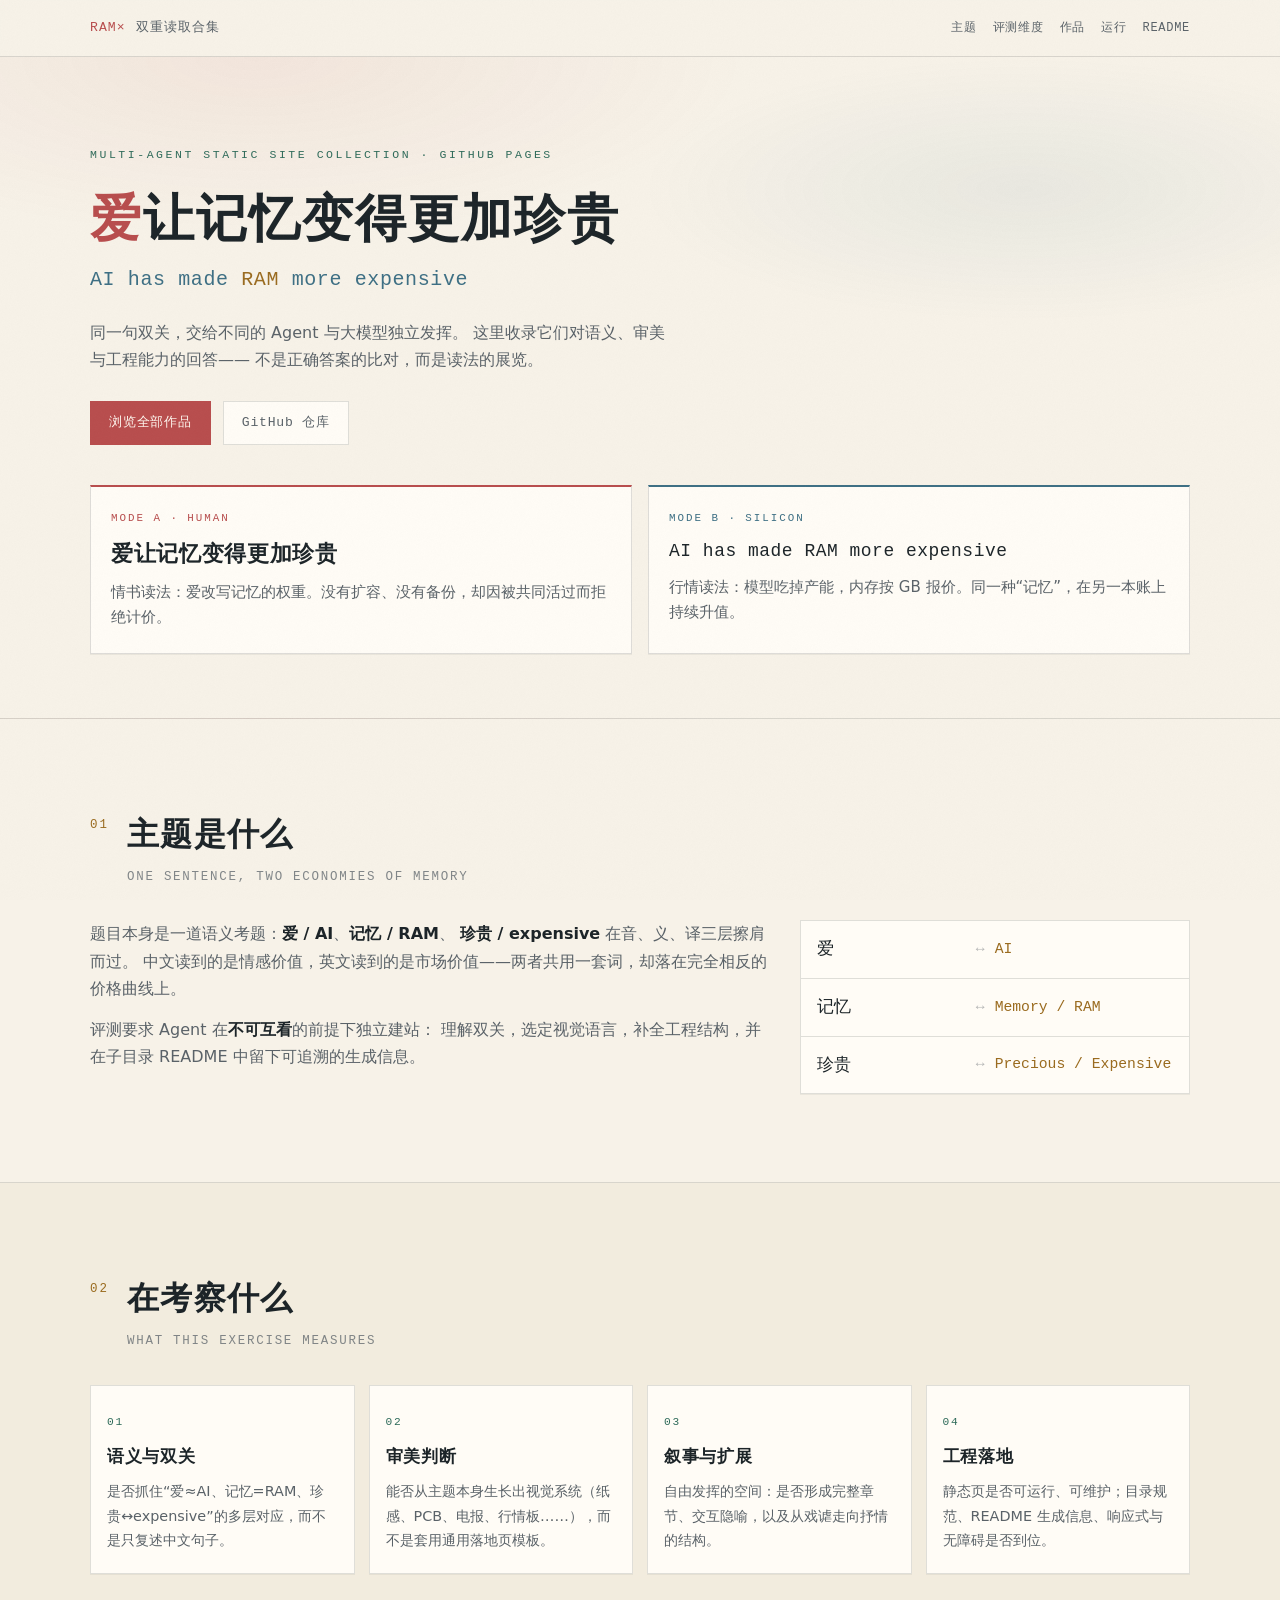
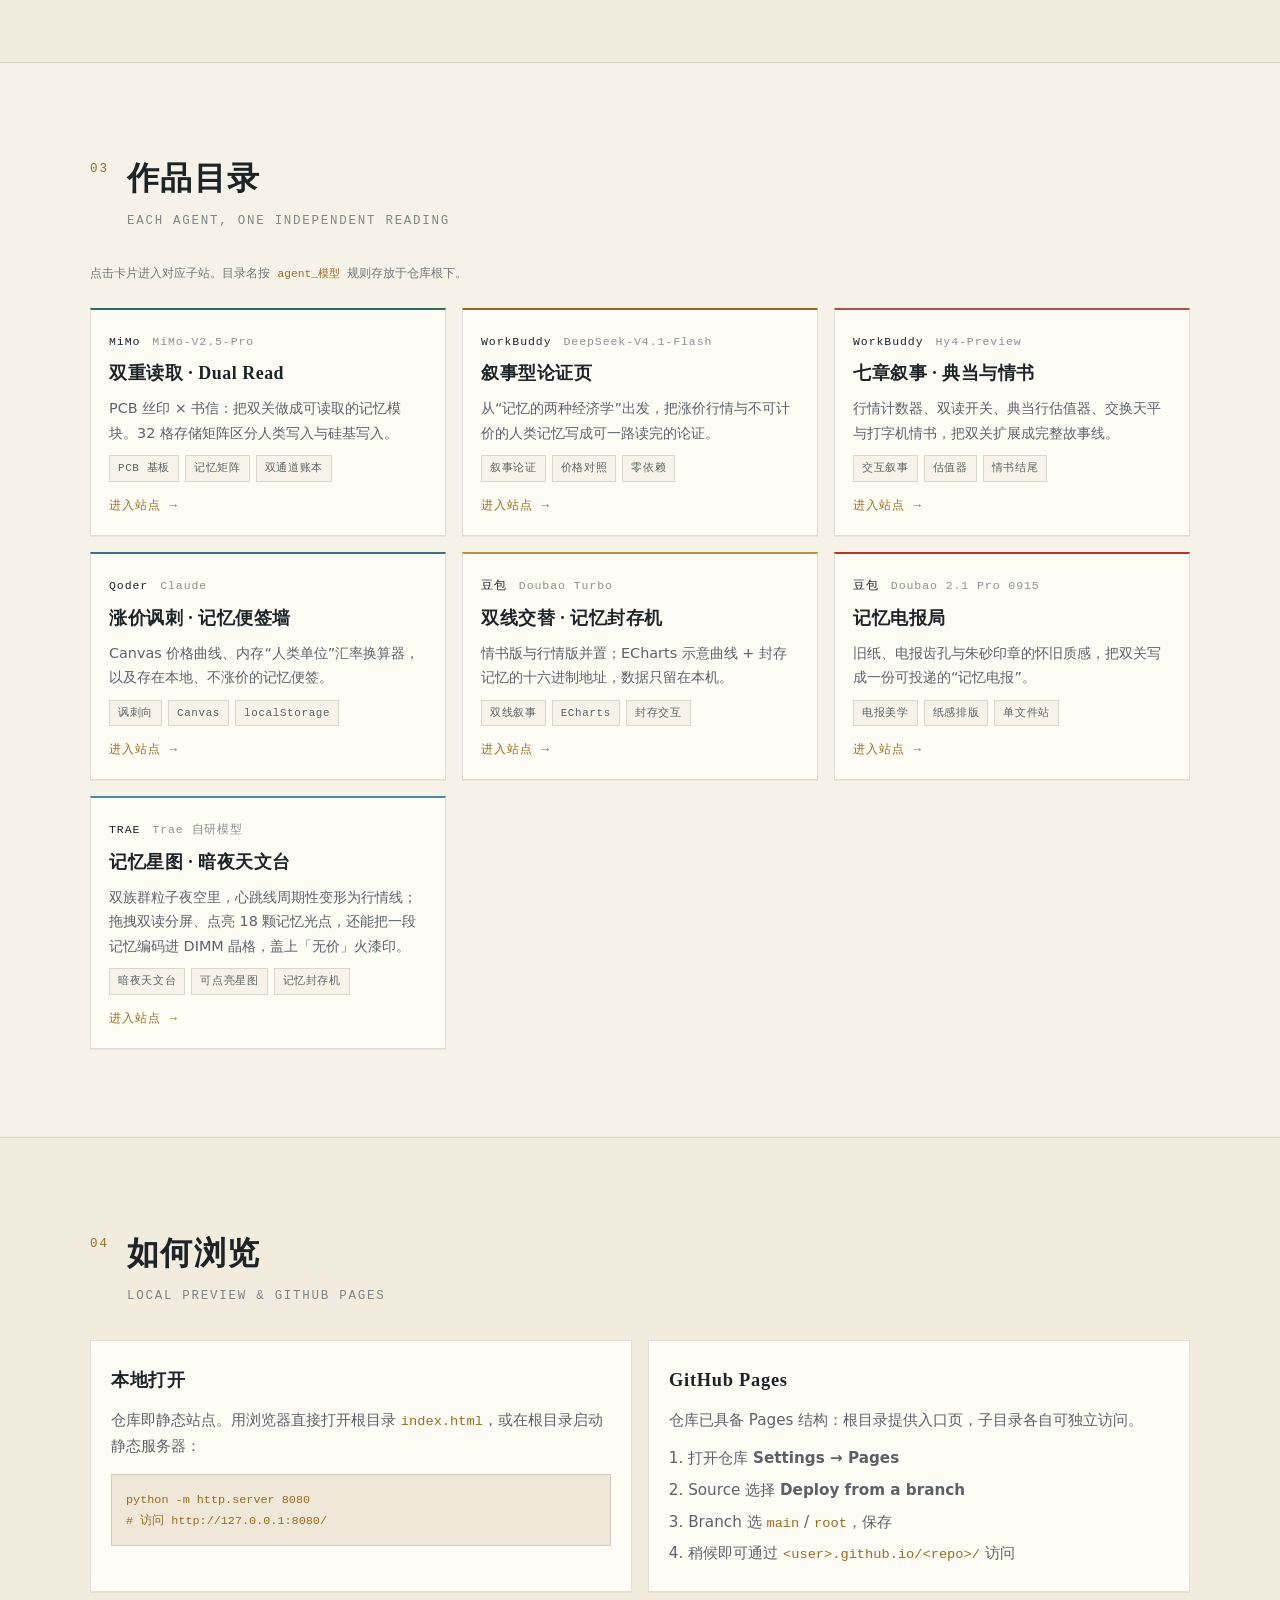
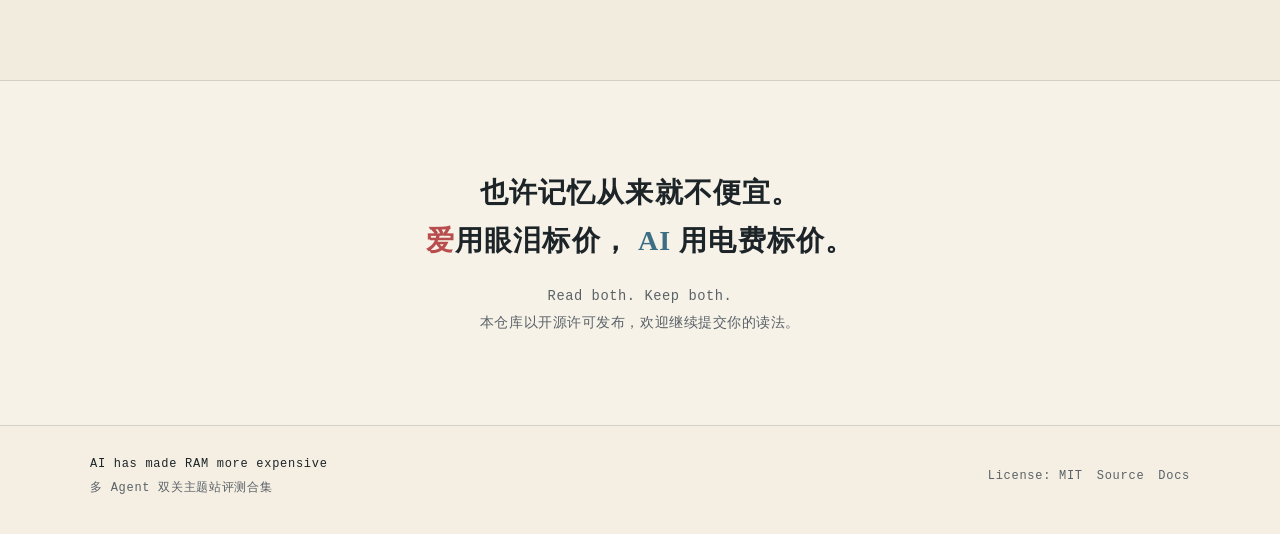
<file: index.html>
<!DOCTYPE html>
<html lang="zh-CN">
<head>
  <meta charset="UTF-8" />
  <meta name="viewport" content="width=device-width, initial-scale=1.0" />
  <meta name="description" content="爱让记忆变得更加珍贵 · AI has made RAM more expensive — 多 Agent 双关主题静态站评测合集。" />
  <title>双重读取合集 · 爱让记忆变得更加珍贵 / AI has made RAM more expensive</title>
  <link rel="icon" href="data:image/svg+xml,%3Csvg xmlns='http://www.w3.org/2000/svg' viewBox='0 0 64 64'%3E%3Crect width='64' height='64' rx='10' fill='%23F7F2E8'/%3E%3Ctext x='32' y='40' text-anchor='middle' font-size='28' fill='%23B84D4D' font-family='Georgia,serif'%3E爱%3C/text%3E%3C/svg%3E" />
  <link rel="stylesheet" href="site.css" />
</head>
<body>
  <div class="grain" aria-hidden="true"></div>

  <header class="top">
    <div class="wrap top-inner">
      <div class="brand">
        <span class="brand-mark">RAM×</span>
        <span class="brand-name">双重读取合集</span>
      </div>
      <nav class="nav" aria-label="页面导航">
        <a href="#theme">主题</a>
        <a href="#eval">评测维度</a>
        <a href="#gallery">作品</a>
        <a href="#howto">运行</a>
        <a href="README.md">README</a>
      </nav>
    </div>
  </header>

  <main>
    <section class="hero">
      <div class="wrap">
        <p class="eyebrow">Multi-Agent Static Site Collection · GitHub Pages</p>
        <h1 class="hero-zh">
          <span class="hl-rose">爱</span>让记忆变得更加珍贵
        </h1>
        <p class="hero-en">
          <span class="hl-blue">AI</span> has made <span class="hl-amber">RAM</span> more expensive
        </p>
        <p class="hero-lead">
          同一句双关，交给不同的 Agent 与大模型独立发挥。
          这里收录它们对语义、审美与工程能力的回答——
          不是正确答案的比对，而是读法的展览。
        </p>
        <div class="hero-actions">
          <a class="btn btn-primary" href="#gallery">浏览全部作品</a>
          <a class="btn btn-ghost" href="https://github.com/TheEmou/AI-has-made-RAM-more-expensive" target="_blank" rel="noopener noreferrer">GitHub 仓库</a>
        </div>

        <div class="dual-panel" aria-label="双关对照">
          <article class="panel panel-human">
            <span class="panel-tag">MODE A · HUMAN</span>
            <h2>爱让记忆变得更加珍贵</h2>
            <p>情书读法：爱改写记忆的权重。没有扩容、没有备份，却因被共同活过而拒绝计价。</p>
          </article>
          <article class="panel panel-silicon">
            <span class="panel-tag">MODE B · SILICON</span>
            <h2>AI has made RAM more expensive</h2>
            <p>行情读法：模型吃掉产能，内存按 GB 报价。同一种“记忆”，在另一本账上持续升值。</p>
          </article>
        </div>
      </div>
    </section>

    <section class="section" id="theme">
      <div class="wrap">
        <div class="section-head">
          <span class="index">01</span>
          <div>
            <h2 class="section-title">主题是什么</h2>
            <p class="section-en">One sentence, two economies of memory</p>
          </div>
        </div>
        <div class="theme-grid">
          <div class="theme-copy">
            <p>
              题目本身是一道语义考题：<strong>爱 / AI</strong>、<strong>记忆 / RAM</strong>、
              <strong>珍贵 / expensive</strong> 在音、义、译三层擦肩而过。
              中文读到的是情感价值，英文读到的是市场价值——两者共用一套词，却落在完全相反的价格曲线上。
            </p>
            <p>
              评测要求 Agent 在<strong>不可互看</strong>的前提下独立建站：
              理解双关，选定视觉语言，补全工程结构，并在子目录 README 中留下可追溯的生成信息。
            </p>
          </div>
          <ul class="token-list" aria-label="双关词对">
            <li><span class="zh">爱</span><span class="arrow">↔</span><span class="en">AI</span></li>
            <li><span class="zh">记忆</span><span class="arrow">↔</span><span class="en">Memory / RAM</span></li>
            <li><span class="zh">珍贵</span><span class="arrow">↔</span><span class="en">Precious / Expensive</span></li>
          </ul>
        </div>
      </div>
    </section>

    <section class="section section-alt" id="eval">
      <div class="wrap">
        <div class="section-head">
          <span class="index">02</span>
          <div>
            <h2 class="section-title">在考察什么</h2>
            <p class="section-en">What this exercise measures</p>
          </div>
        </div>
        <div class="eval-grid">
          <article class="eval-card">
            <span class="eval-no">01</span>
            <h3>语义与双关</h3>
            <p>是否抓住“爱≈AI、记忆=RAM、珍贵↔expensive”的多层对应，而不是只复述中文句子。</p>
          </article>
          <article class="eval-card">
            <span class="eval-no">02</span>
            <h3>审美判断</h3>
            <p>能否从主题本身生长出视觉系统（纸感、PCB、电报、行情板……），而不是套用通用落地页模板。</p>
          </article>
          <article class="eval-card">
            <span class="eval-no">03</span>
            <h3>叙事与扩展</h3>
            <p>自由发挥的空间：是否形成完整章节、交互隐喻，以及从戏谑走向抒情的结构。</p>
          </article>
          <article class="eval-card">
            <span class="eval-no">04</span>
            <h3>工程落地</h3>
            <p>静态页是否可运行、可维护；目录规范、README 生成信息、响应式与无障碍是否到位。</p>
          </article>
        </div>
      </div>
    </section>

    <section class="section" id="gallery">
      <div class="wrap">
        <div class="section-head">
          <span class="index">03</span>
          <div>
            <h2 class="section-title">作品目录</h2>
            <p class="section-en">Each agent, one independent reading</p>
          </div>
        </div>
        <p class="gallery-note">点击卡片进入对应子站。目录名按 <code>agent_模型</code> 规则存放于仓库根下。</p>

        <div class="gallery">
          <a class="card" href="MiMo_MiMo-V2.5-Pro/" data-tone="pcb">
            <div class="card-top">
              <span class="card-agent">MiMo</span>
              <span class="card-model">MiMo-V2.5-Pro</span>
            </div>
            <h3 class="card-title">双重读取 · Dual Read</h3>
            <p class="card-desc">PCB 丝印 × 书信：把双关做成可读取的记忆模块。32 格存储矩阵区分人类写入与硅基写入。</p>
            <ul class="card-tags">
              <li>PCB 基板</li>
              <li>记忆矩阵</li>
              <li>双通道账本</li>
            </ul>
            <span class="card-go">进入站点 →</span>
          </a>

          <a class="card" href="WorkBuddy_DeepSeek-V4.1-Flash/" data-tone="narrative">
            <div class="card-top">
              <span class="card-agent">WorkBuddy</span>
              <span class="card-model">DeepSeek-V4.1-Flash</span>
            </div>
            <h3 class="card-title">叙事型论证页</h3>
            <p class="card-desc">从“记忆的两种经济学”出发，把涨价行情与不可计价的人类记忆写成可一路读完的论证。</p>
            <ul class="card-tags">
              <li>叙事论证</li>
              <li>价格对照</li>
              <li>零依赖</li>
            </ul>
            <span class="card-go">进入站点 →</span>
          </a>

          <a class="card" href="WorkBuddy_Hy4-Preview/" data-tone="story">
            <div class="card-top">
              <span class="card-agent">WorkBuddy</span>
              <span class="card-model">Hy4-Preview</span>
            </div>
            <h3 class="card-title">七章叙事 · 典当与情书</h3>
            <p class="card-desc">行情计数器、双读开关、典当行估值器、交换天平与打字机情书，把双关扩展成完整故事线。</p>
            <ul class="card-tags">
              <li>交互叙事</li>
              <li>估值器</li>
              <li>情书结尾</li>
            </ul>
            <span class="card-go">进入站点 →</span>
          </a>

          <a class="card" href="Qoder_Claude/" data-tone="satire">
            <div class="card-top">
              <span class="card-agent">Qoder</span>
              <span class="card-model">Claude</span>
            </div>
            <h3 class="card-title">涨价讽刺 · 记忆便签墙</h3>
            <p class="card-desc">Canvas 价格曲线、内存“人类单位”汇率换算器，以及存在本地、不涨价的记忆便签。</p>
            <ul class="card-tags">
              <li>讽刺向</li>
              <li>Canvas</li>
              <li>localStorage</li>
            </ul>
            <span class="card-go">进入站点 →</span>
          </a>

          <a class="card" href="Doubao_Doubao%20Turbo/" data-tone="letter">
            <div class="card-top">
              <span class="card-agent">豆包</span>
              <span class="card-model">Doubao Turbo</span>
            </div>
            <h3 class="card-title">双线交替 · 记忆封存机</h3>
            <p class="card-desc">情书版与行情版并置；ECharts 示意曲线 + 封存记忆的十六进制地址，数据只留在本机。</p>
            <ul class="card-tags">
              <li>双线叙事</li>
              <li>ECharts</li>
              <li>封存交互</li>
            </ul>
            <span class="card-go">进入站点 →</span>
          </a>

          <a class="card" href="Doubao_Doubao2.1Pro0915/" data-tone="telegram">
            <div class="card-top">
              <span class="card-agent">豆包</span>
              <span class="card-model">Doubao 2.1 Pro 0915</span>
            </div>
            <h3 class="card-title">记忆电报局</h3>
            <p class="card-desc">旧纸、电报齿孔与朱砂印章的怀旧质感，把双关写成一份可投递的“记忆电报”。</p>
            <ul class="card-tags">
              <li>电报美学</li>
              <li>纸感排版</li>
              <li>单文件站</li>
            </ul>
            <span class="card-go">进入站点 →</span>
          </a>

          <a class="card" href="TRAE_Trae_2026-09-23_1627/" data-tone="cosmos">
            <div class="card-top">
              <span class="card-agent">TRAE</span>
              <span class="card-model">Trae 自研模型</span>
            </div>
            <h3 class="card-title">记忆星图 · 暗夜天文台</h3>
            <p class="card-desc">双族群粒子夜空里，心跳线周期性变形为行情线；拖拽双读分屏、点亮 18 颗记忆光点，还能把一段记忆编码进 DIMM 晶格，盖上「无价」火漆印。</p>
            <ul class="card-tags">
              <li>暗夜天文台</li>
              <li>可点亮星图</li>
              <li>记忆封存机</li>
            </ul>
            <span class="card-go">进入站点 →</span>
          </a>
        </div>
      </div>
    </section>

    <section class="section section-alt" id="howto">
      <div class="wrap">
        <div class="section-head">
          <span class="index">04</span>
          <div>
            <h2 class="section-title">如何浏览</h2>
            <p class="section-en">Local preview &amp; GitHub Pages</p>
          </div>
        </div>
        <div class="howto-grid">
          <article class="howto-card">
            <h3>本地打开</h3>
            <p>仓库即静态站点。用浏览器直接打开根目录 <code>index.html</code>，或在根目录启动静态服务器：</p>
            <pre><code>python -m http.server 8080
# 访问 http://127.0.0.1:8080/</code></pre>
          </article>
          <article class="howto-card">
            <h3>GitHub Pages</h3>
            <p>仓库已具备 Pages 结构：根目录提供入口页，子目录各自可独立访问。</p>
            <ol>
              <li>打开仓库 <strong>Settings → Pages</strong></li>
              <li>Source 选择 <strong>Deploy from a branch</strong></li>
              <li>Branch 选 <code>main</code> / <code>root</code>，保存</li>
              <li>稍候即可通过 <code>&lt;user&gt;.github.io/&lt;repo&gt;/</code> 访问</li>
            </ol>
          </article>
        </div>
      </div>
    </section>

    <section class="section closing">
      <div class="wrap closing-inner">
        <p class="closing-line">
          也许记忆从来就不便宜。<br />
          <span class="hl-rose">爱</span>用眼泪标价，
          <span class="hl-blue">AI</span> 用电费标价。
        </p>
        <p class="closing-sub">
          Read both. Keep both.<br />
          本仓库以开源许可发布，欢迎继续提交你的读法。
        </p>
      </div>
    </section>
  </main>

  <footer class="foot">
    <div class="wrap foot-inner">
      <div>
        <strong>AI has made RAM more expensive</strong>
        <span>多 Agent 双关主题站评测合集</span>
      </div>
      <div class="foot-meta">
        <span>License: MIT</span>
        <a href="https://github.com/TheEmou/AI-has-made-RAM-more-expensive" target="_blank" rel="noopener noreferrer">Source</a>
        <a href="README.md">Docs</a>
      </div>
    </div>
  </footer>

  <script src="site.js"></script>
</body>
</html>
</file>
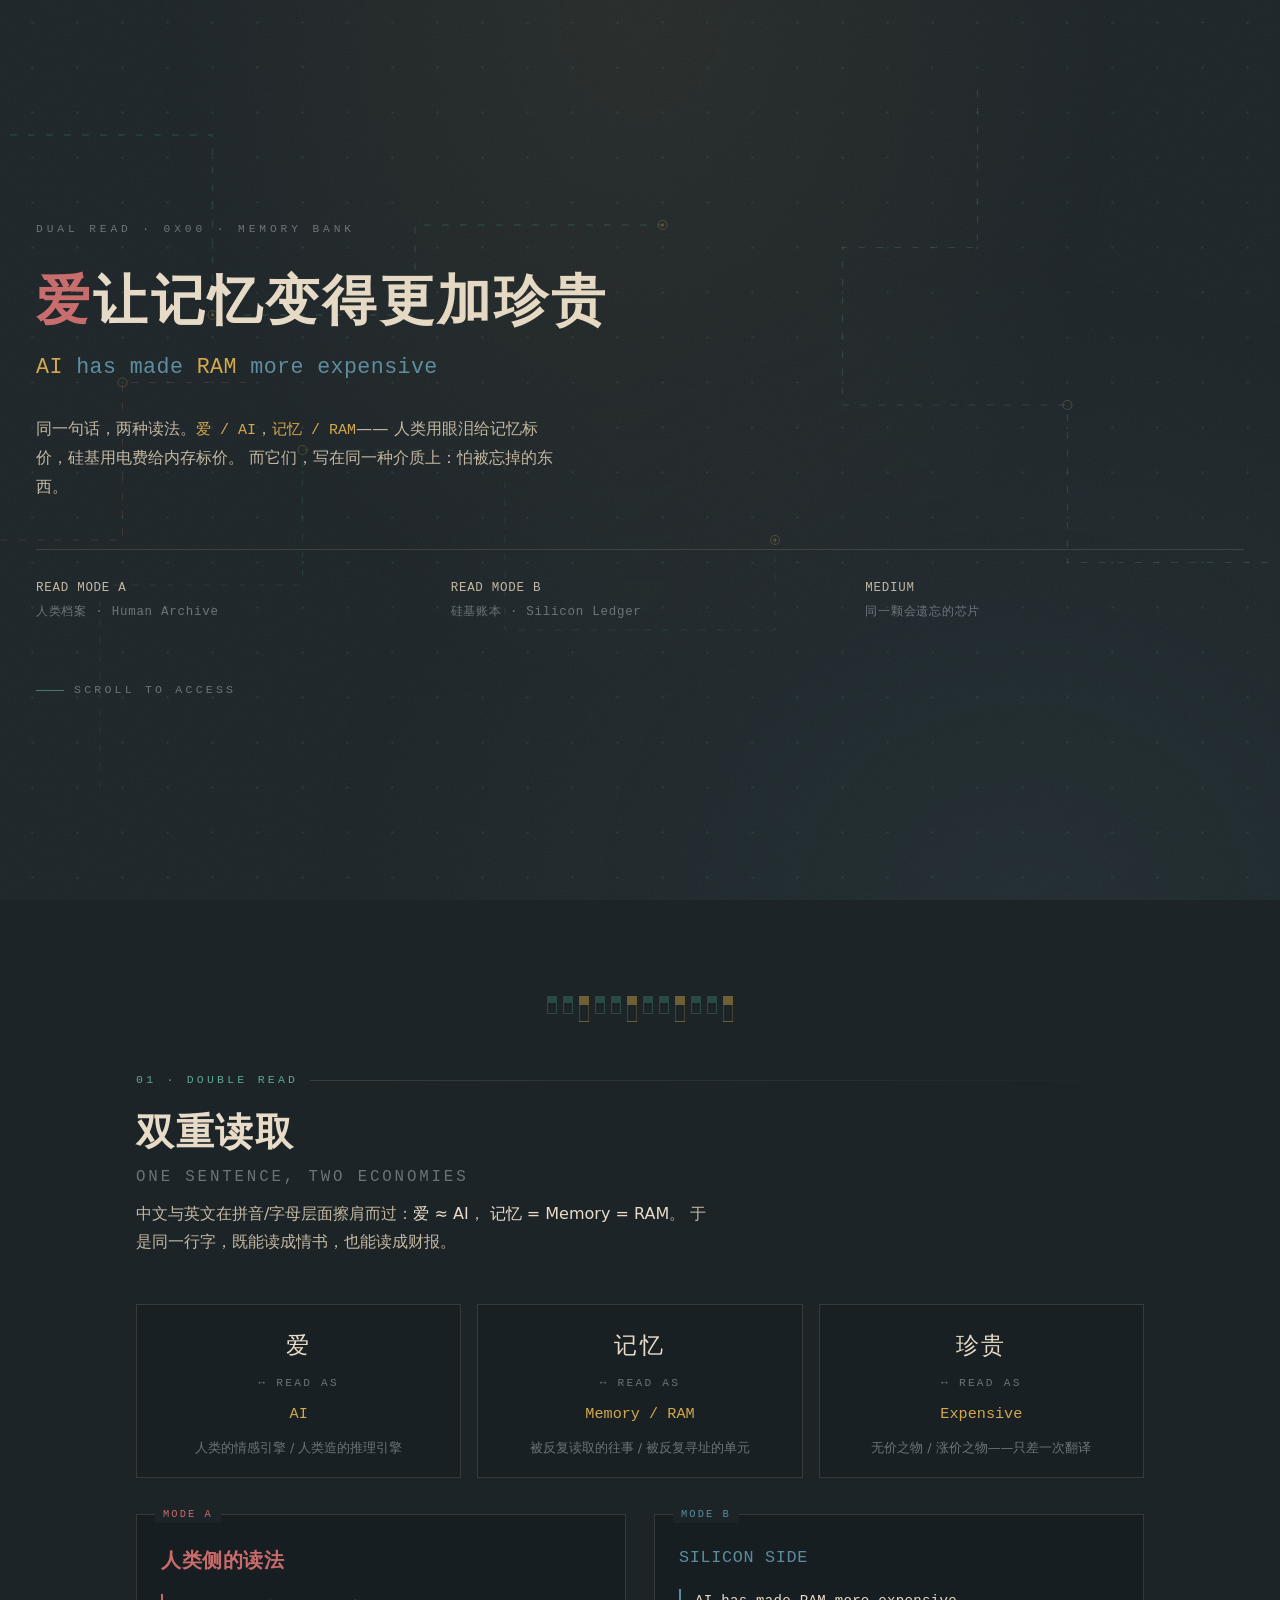
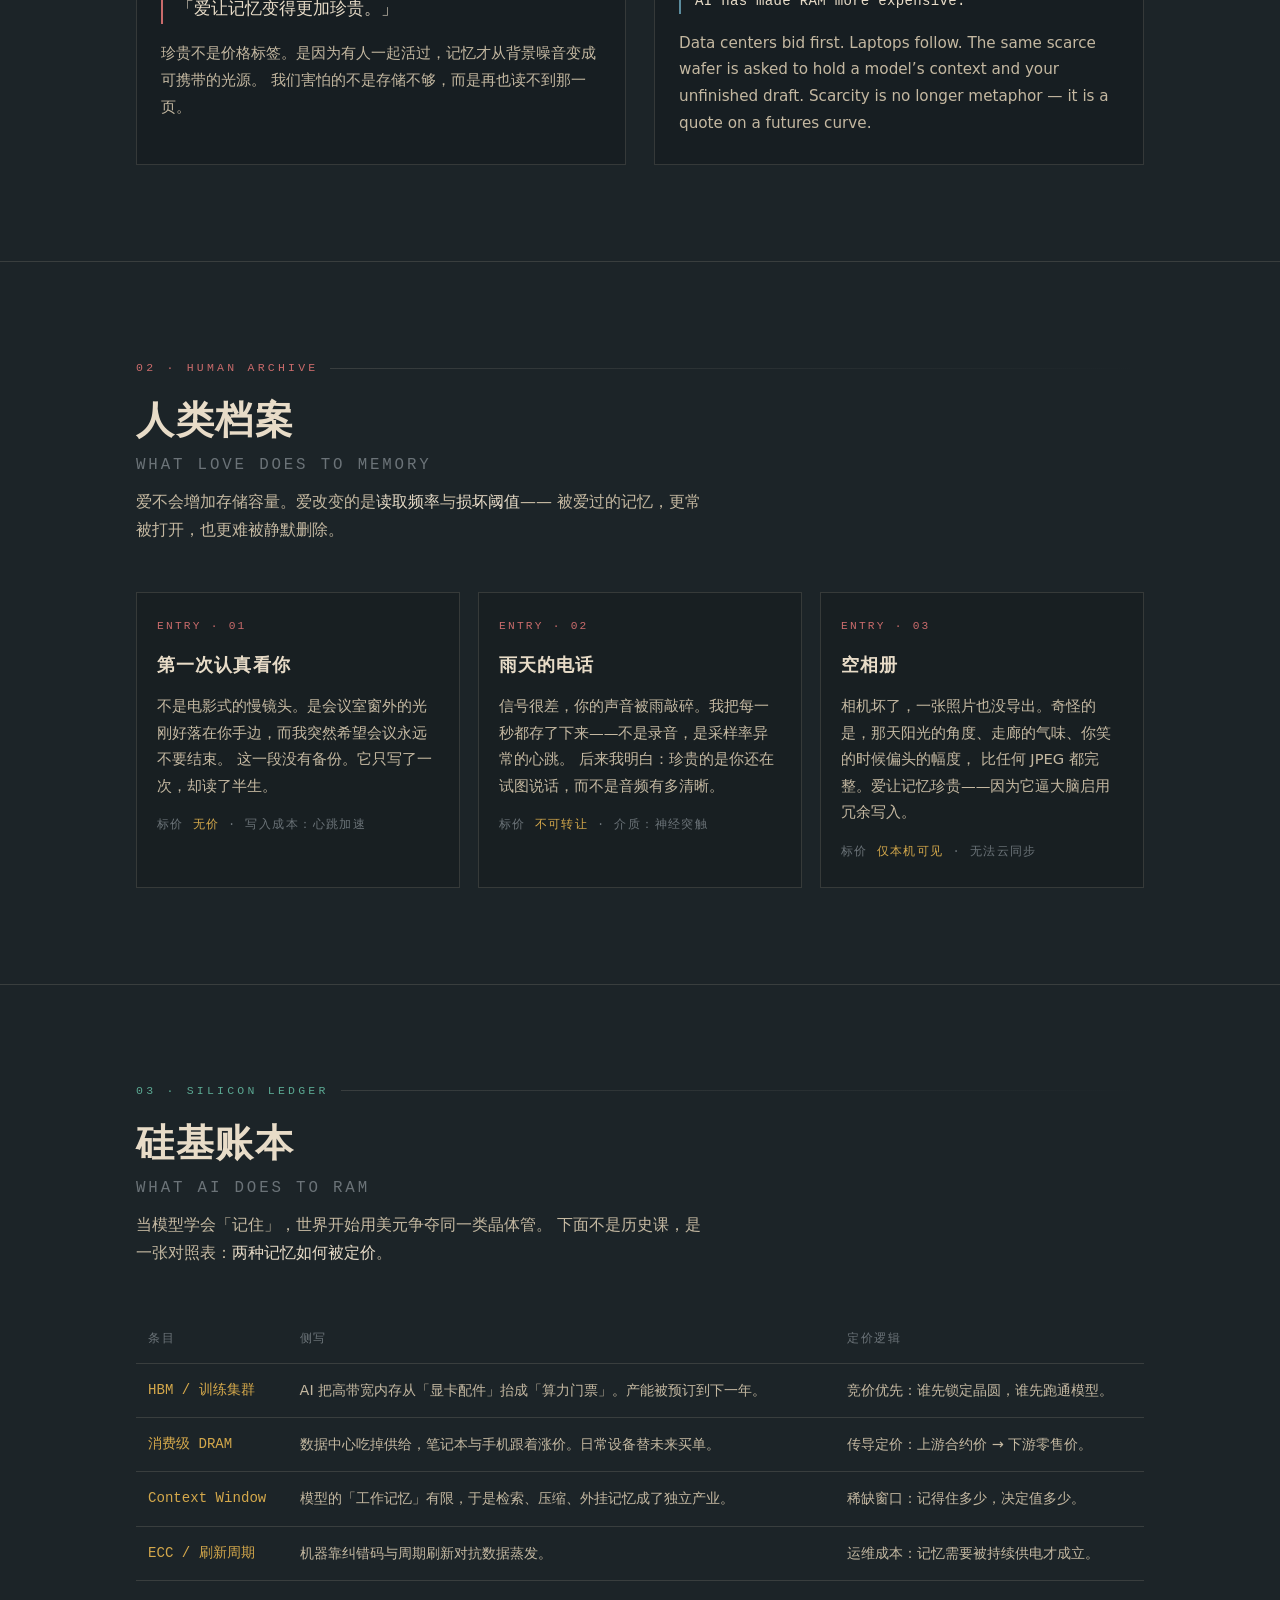
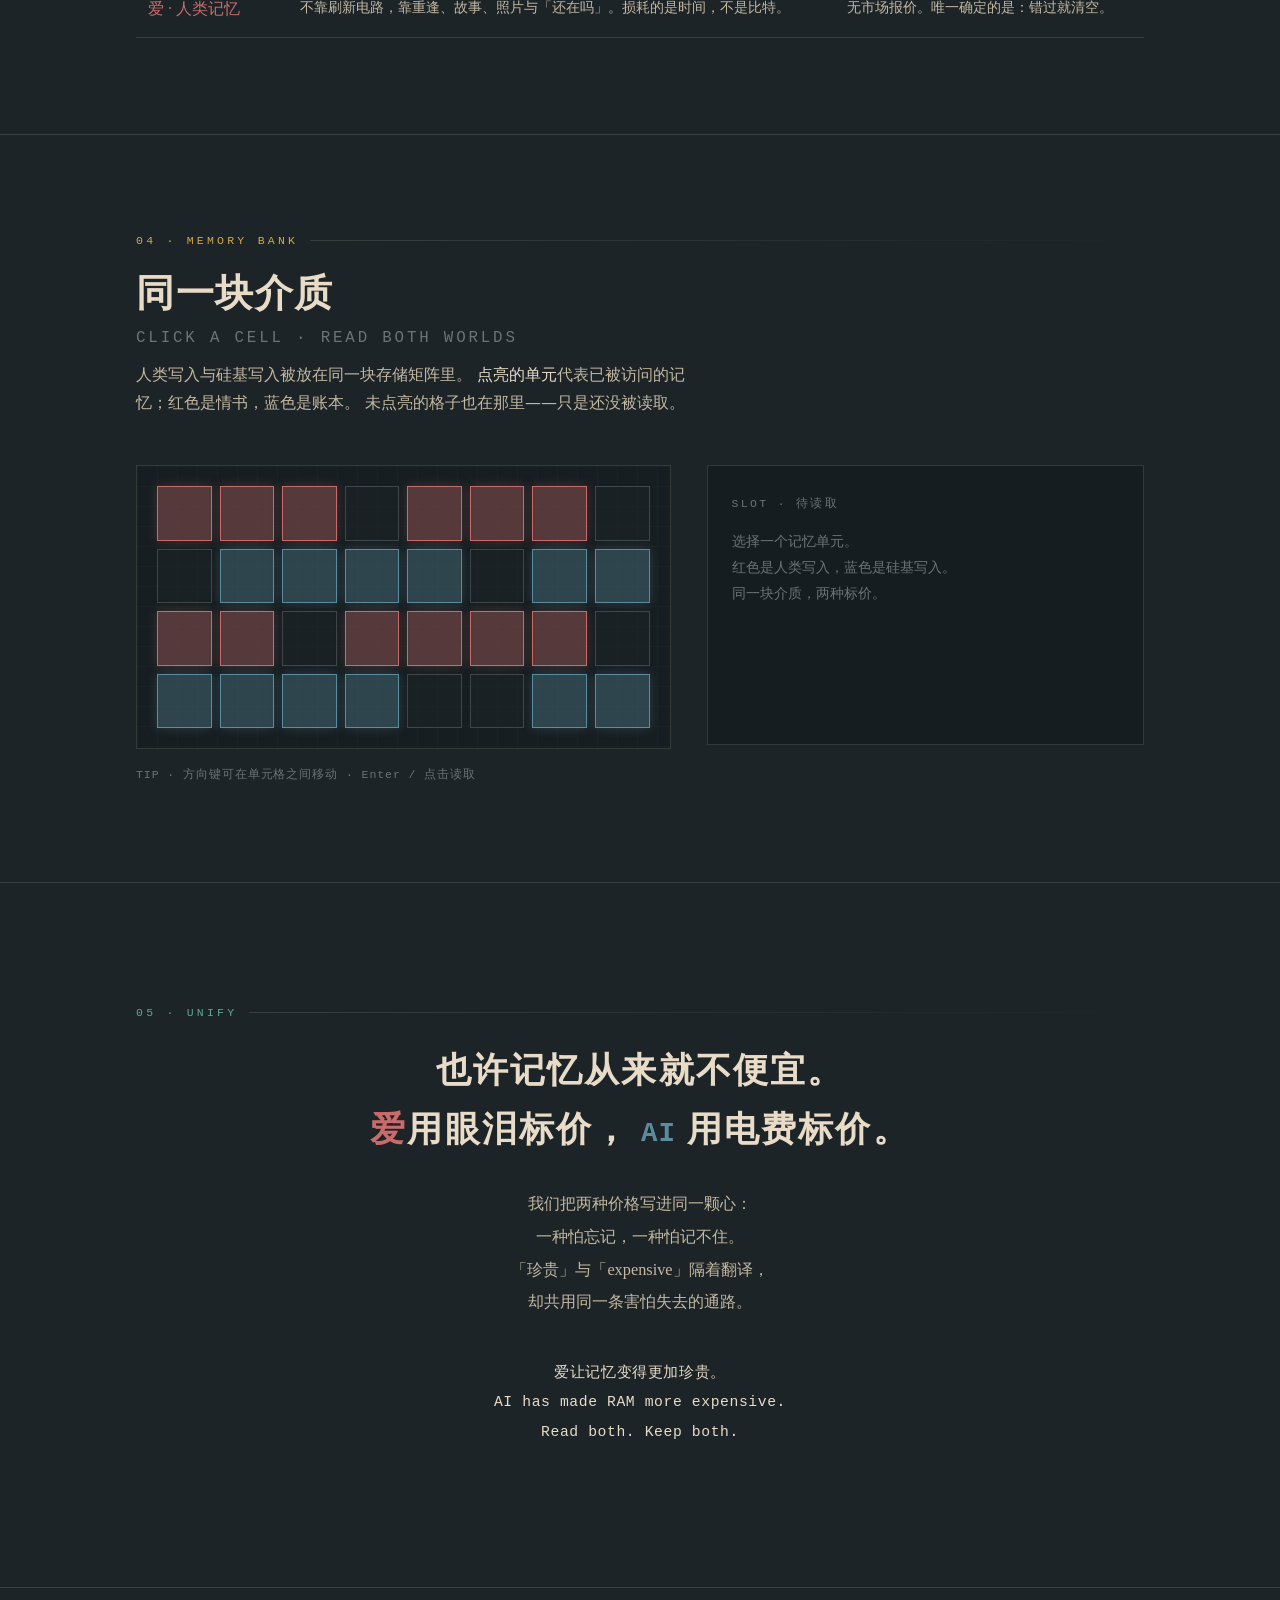
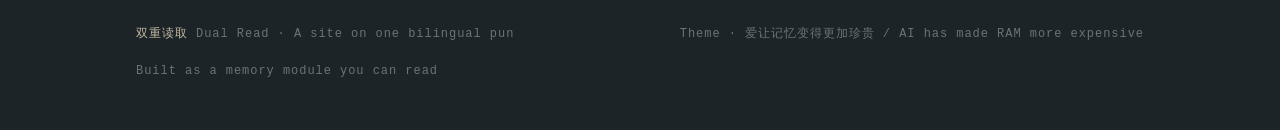
<file: MiMo_MiMo-V2.5-Pro/index.html>
<!DOCTYPE html>
<html lang="zh-CN">
<head>
  <meta charset="UTF-8" />
  <meta name="viewport" content="width=device-width, initial-scale=1.0" />
  <meta name="description" content="爱让记忆变得更加珍贵 · AI has made RAM more expensive — 同一句话，两种读法。" />
  <title>双重读取 · 爱让记忆变得更加珍贵 / AI has made RAM more expensive</title>
  <link rel="icon" href="data:image/svg+xml,%3Csvg xmlns='http://www.w3.org/2000/svg' viewBox='0 0 64 64'%3E%3Crect width='64' height='64' rx='6' fill='%231C2428'/%3E%3Crect x='10' y='18' width='44' height='28' rx='2' fill='none' stroke='%233D7A6A' stroke-width='3'/%3E%3Ccircle cx='24' cy='32' r='4' fill='%23C96B6B'/%3E%3Ccircle cx='40' cy='32' r='4' fill='%235B8C9E'/%3E%3Cpath d='M24 32h16' stroke='%23D4A84B' stroke-width='2'/%3E%3C/svg%3E" />
  <link rel="stylesheet" href="assets/style.css" />
  <script>document.documentElement.classList.add("js");</script>
</head>
<body>
  <!-- Hero -->
  <header class="hero">
    <svg class="hero-trace" aria-hidden="true" viewBox="0 0 1200 800" preserveAspectRatio="xMidYMid slice">
      <defs>
        <pattern id="pads" width="40" height="40" patternUnits="userSpaceOnUse">
          <circle cx="20" cy="20" r="1.2" fill="#3D7A6A" opacity="0.35" />
        </pattern>
      </defs>
      <rect width="1200" height="800" fill="url(#pads)" />
      <!-- copper traces -->
      <path class="flow" d="M40 120 H220 V280 H400 V200 H620" fill="none" stroke="#3D7A6A" stroke-width="1.2" opacity="0.55" />
      <path class="flow" d="M120 700 V520 H300 V400 H480 V560 H720 V480" fill="none" stroke="#3D7A6A" stroke-width="1" opacity="0.4" />
      <path class="flow" d="M900 80 V220 H780 V360 H980 V500 H1160" fill="none" stroke="#5B8C9E" stroke-width="1.1" opacity="0.45" />
      <path class="flow" d="M0 480 H140 V340 H260" fill="none" stroke="#C96B6B" stroke-width="1" opacity="0.35" />
      <!-- via pads -->
      <g fill="none" stroke="#D4A84B" stroke-width="1" opacity="0.45">
        <circle cx="220" cy="280" r="4" />
        <circle cx="620" cy="200" r="4" />
        <circle cx="300" cy="400" r="4" />
        <circle cx="720" cy="480" r="4" />
        <circle cx="980" cy="360" r="4" />
        <circle cx="140" cy="340" r="4" />
      </g>
      <g fill="#D4A84B" opacity="0.5">
        <circle cx="220" cy="280" r="1.5" />
        <circle cx="620" cy="200" r="1.5" />
        <circle cx="720" cy="480" r="1.5" />
      </g>
    </svg>

    <div class="wrap">
      <div class="hero-label">DUAL READ · 0x00 · MEMORY BANK</div>
      <div class="hero-dual">
        <h1 class="hero-zh">
          <span class="hl">爱</span>让记忆变得更加珍贵
        </h1>
        <p class="hero-en">
          <span class="hl">AI</span> has made <span class="hl">RAM</span> more expensive
        </p>
        <p class="hero-sub">
          同一句话，两种读法。<em>爱 / AI</em>，<em>记忆 / RAM</em>——
          人类用眼泪给记忆标价，硅基用电费给内存标价。
          而它们，写在同一种介质上：怕被忘掉的东西。
        </p>
      </div>

      <div class="hero-meta">
        <div>
          <b>READ MODE A</b>
          人类档案 · Human Archive
        </div>
        <div>
          <b>READ MODE B</b>
          硅基账本 · Silicon Ledger
        </div>
        <div>
          <b>MEDIUM</b>
          同一颗会遗忘的芯片
        </div>
      </div>

      <div class="scroll-hint" aria-hidden="true">
        <span></span>
        SCROLL TO ACCESS
      </div>
    </div>
  </header>

  <main>
    <!-- 01 Double Read -->
    <section class="module" id="double-read" aria-labelledby="t-double">
      <div class="pin-edge" aria-hidden="true">
        <i></i><i></i><i></i><i></i><i></i><i></i><i></i><i></i><i></i><i></i><i></i><i></i>
      </div>
      <div class="wrap reveal">
        <div class="eyebrow">01 · DOUBLE READ</div>
        <h2 class="section-title" id="t-double">
          双重读取
          <span class="en">One sentence, two economies</span>
        </h2>
        <p class="lead">
          中文与英文在拼音/字母层面擦肩而过：<strong>爱 ≈ AI</strong>，
          <strong>记忆 = Memory = RAM</strong>。
          于是同一行字，既能读成情书，也能读成财报。
        </p>

        <div class="word-map">
          <div class="word-pair">
            <div class="zh">爱</div>
            <div class="arrow">↔ READ AS</div>
            <div class="en">AI</div>
            <div class="note">人类的情感引擎 / 人类造的推理引擎</div>
          </div>
          <div class="word-pair">
            <div class="zh">记忆</div>
            <div class="arrow">↔ READ AS</div>
            <div class="en">Memory / RAM</div>
            <div class="note">被反复读取的往事 / 被反复寻址的单元</div>
          </div>
          <div class="word-pair">
            <div class="zh">珍贵</div>
            <div class="arrow">↔ READ AS</div>
            <div class="en">Expensive</div>
            <div class="note">无价之物 / 涨价之物——只差一次翻译</div>
          </div>
        </div>

        <div class="dual-grid">
          <article class="plaque human" data-tag="MODE A">
            <h3>人类侧的读法</h3>
            <p class="quote">「爱让记忆变得更加珍贵。」</p>
            <p>
              珍贵不是价格标签。是因为有人一起活过，记忆才从背景噪音变成可携带的光源。
              我们害怕的不是存储不够，而是再也读不到那一页。
            </p>
          </article>
          <article class="plaque silicon" data-tag="MODE B">
            <h3>SILICON SIDE</h3>
            <p class="quote">AI has made RAM more expensive.</p>
            <p>
              Data centers bid first. Laptops follow.
              The same scarce wafer is asked to hold a model’s context and your unfinished draft.
              Scarcity is no longer metaphor — it is a quote on a futures curve.
            </p>
          </article>
        </div>
      </div>
    </section>

    <!-- 02 Human Archive -->
    <section class="module" id="archive" aria-labelledby="t-archive">
      <div class="wrap reveal">
        <div class="eyebrow rose">02 · HUMAN ARCHIVE</div>
        <h2 class="section-title" id="t-archive">
          人类档案
          <span class="en">What love does to memory</span>
        </h2>
        <p class="lead">
          爱不会增加存储容量。爱改变的是<strong>读取频率</strong>与<strong>损坏阈值</strong>——
          被爱过的记忆，更常被打开，也更难被静默删除。
        </p>

        <div class="archive">
          <article class="memory-card">
            <div class="idx">ENTRY · 01</div>
            <h4>第一次认真看你</h4>
            <p>
              不是电影式的慢镜头。是会议室窗外的光刚好落在你手边，而我突然希望会议永远不要结束。
              这一段没有备份。它只写了一次，却读了半生。
            </p>
            <div class="price">标价 <b>无价</b> · 写入成本：心跳加速</div>
          </article>
          <article class="memory-card">
            <div class="idx">ENTRY · 02</div>
            <h4>雨天的电话</h4>
            <p>
              信号很差，你的声音被雨敲碎。我把每一秒都存了下来——不是录音，是采样率异常的心跳。
              后来我明白：珍贵的是你还在试图说话，而不是音频有多清晰。
            </p>
            <div class="price">标价 <b>不可转让</b> · 介质：神经突触</div>
          </article>
          <article class="memory-card">
            <div class="idx">ENTRY · 03</div>
            <h4>空相册</h4>
            <p>
              相机坏了，一张照片也没导出。奇怪的是，那天阳光的角度、走廊的气味、你笑的时候偏头的幅度，
              比任何 JPEG 都完整。爱让记忆珍贵——因为它逼大脑启用冗余写入。
            </p>
            <div class="price">标价 <b>仅本机可见</b> · 无法云同步</div>
          </article>
        </div>
      </div>
    </section>

    <!-- 03 Silicon Ledger -->
    <section class="module" id="ledger" aria-labelledby="t-ledger">
      <div class="wrap reveal">
        <div class="eyebrow">03 · SILICON LEDGER</div>
        <h2 class="section-title" id="t-ledger">
          硅基账本
          <span class="en">What AI does to RAM</span>
        </h2>
        <p class="lead">
          当模型学会「记住」，世界开始用美元争夺同一类晶体管。
          下面不是历史课，是一张对照表：<strong>两种记忆如何被定价</strong>。
        </p>

        <table class="ledger">
          <thead>
            <tr>
              <th>条目</th>
              <th>侧写</th>
              <th>定价逻辑</th>
            </tr>
          </thead>
          <tbody>
            <tr>
              <td>HBM / 训练集群</td>
              <td class="note">AI 把高带宽内存从「显卡配件」抬成「算力门票」。产能被预订到下一年。</td>
              <td class="note">竞价优先：谁先锁定晶圆，谁先跑通模型。</td>
            </tr>
            <tr>
              <td>消费级 DRAM</td>
              <td class="note">数据中心吃掉供给，笔记本与手机跟着涨价。日常设备替未来买单。</td>
              <td class="note">传导定价：上游合约价 → 下游零售价。</td>
            </tr>
            <tr>
              <td>Context Window</td>
              <td class="note">模型的「工作记忆」有限，于是检索、压缩、外挂记忆成了独立产业。</td>
              <td class="note">稀缺窗口：记得住多少，决定值多少。</td>
            </tr>
            <tr>
              <td>ECC / 刷新周期</td>
              <td class="note">机器靠纠错码与周期刷新对抗数据蒸发。</td>
              <td class="note">运维成本：记忆需要被持续供电才成立。</td>
            </tr>
            <tr class="human-row">
              <td>爱 · 人类记忆</td>
              <td class="note">不靠刷新电路，靠重逢、故事、照片与「还在吗」。损耗的是时间，不是比特。</td>
              <td class="note">无市场报价。唯一确定的是：错过就清空。</td>
            </tr>
          </tbody>
        </table>
      </div>
    </section>

    <!-- 04 Memory Bank interactive -->
    <section class="module" id="bank" aria-labelledby="t-bank">
      <div class="wrap reveal">
        <div class="eyebrow amber">04 · MEMORY BANK</div>
        <h2 class="section-title" id="t-bank">
          同一块介质
          <span class="en">Click a cell · read both worlds</span>
        </h2>
        <p class="lead">
          人类写入与硅基写入被放在同一块存储矩阵里。
          <strong>点亮的单元</strong>代表已被访问的记忆；红色是情书，蓝色是账本。
          未点亮的格子也在那里——只是还没被读取。
        </p>

        <div class="bank-layout">
          <div>
            <div id="cell-grid" class="cell-grid" role="grid" aria-label="记忆存储矩阵"></div>
            <p class="bank-hint">TIP · 方向键可在单元格之间移动 · Enter / 点击读取</p>
          </div>
          <aside id="bank-readout" class="bank-readout" aria-live="polite"></aside>
        </div>
      </div>
    </section>

    <!-- Closing -->
    <section class="module unify" id="close" aria-labelledby="t-close">
      <div class="wrap reveal">
        <div class="eyebrow" style="justify-content:center">05 · UNIFY</div>
        <h2 class="big" id="t-close">
          也许记忆从来就不便宜。<br />
          <span class="rose">爱</span>用眼泪标价，
          <span class="blue">AI</span> 用电费标价。
        </h2>
        <div class="poem">
          <span>我们把两种价格写进同一颗心：</span>
          <span>一种怕忘记，一种怕记不住。</span>
          <span>「珍贵」与「expensive」隔着翻译，</span>
          <span>却共用同一条害怕失去的通路。</span>
        </div>
        <div class="poem" style="color: var(--silk); font-family: var(--mono); font-size: 0.92rem; letter-spacing: 0.04em;">
          <span>爱让记忆变得更加珍贵。</span>
          <span>AI has made RAM more expensive.</span>
          <span>Read both. Keep both.</span>
        </div>
      </div>
    </section>
  </main>

  <footer class="site-foot">
    <div class="wrap">
      <div class="row">
        <div>
          <strong>双重读取</strong>
          Dual Read · A site on one bilingual pun
        </div>
        <div>
          Theme · 爱让记忆变得更加珍贵 / AI has made RAM more expensive
        </div>
        <div>
          Built as a memory module you can read
        </div>
      </div>
    </div>
  </footer>

  <script src="assets/app.js"></script>
</body>
</html>
</file>
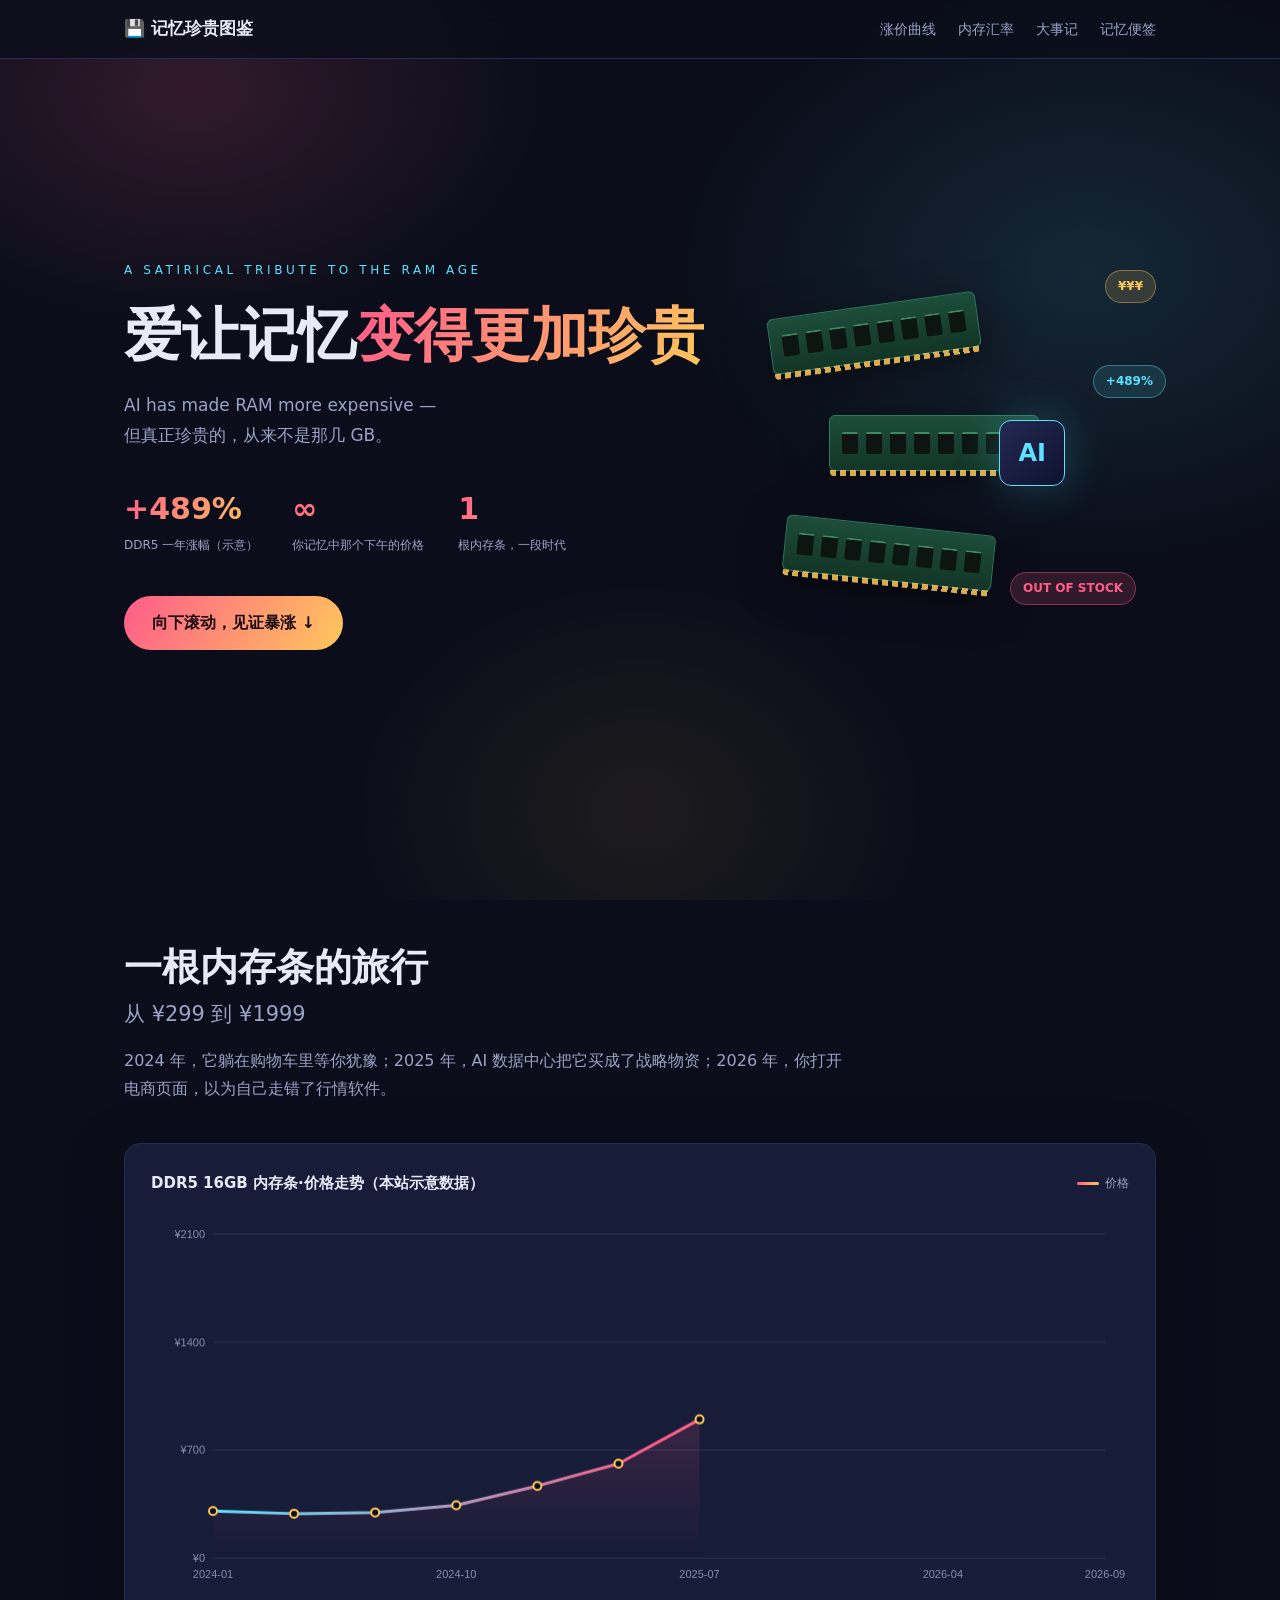
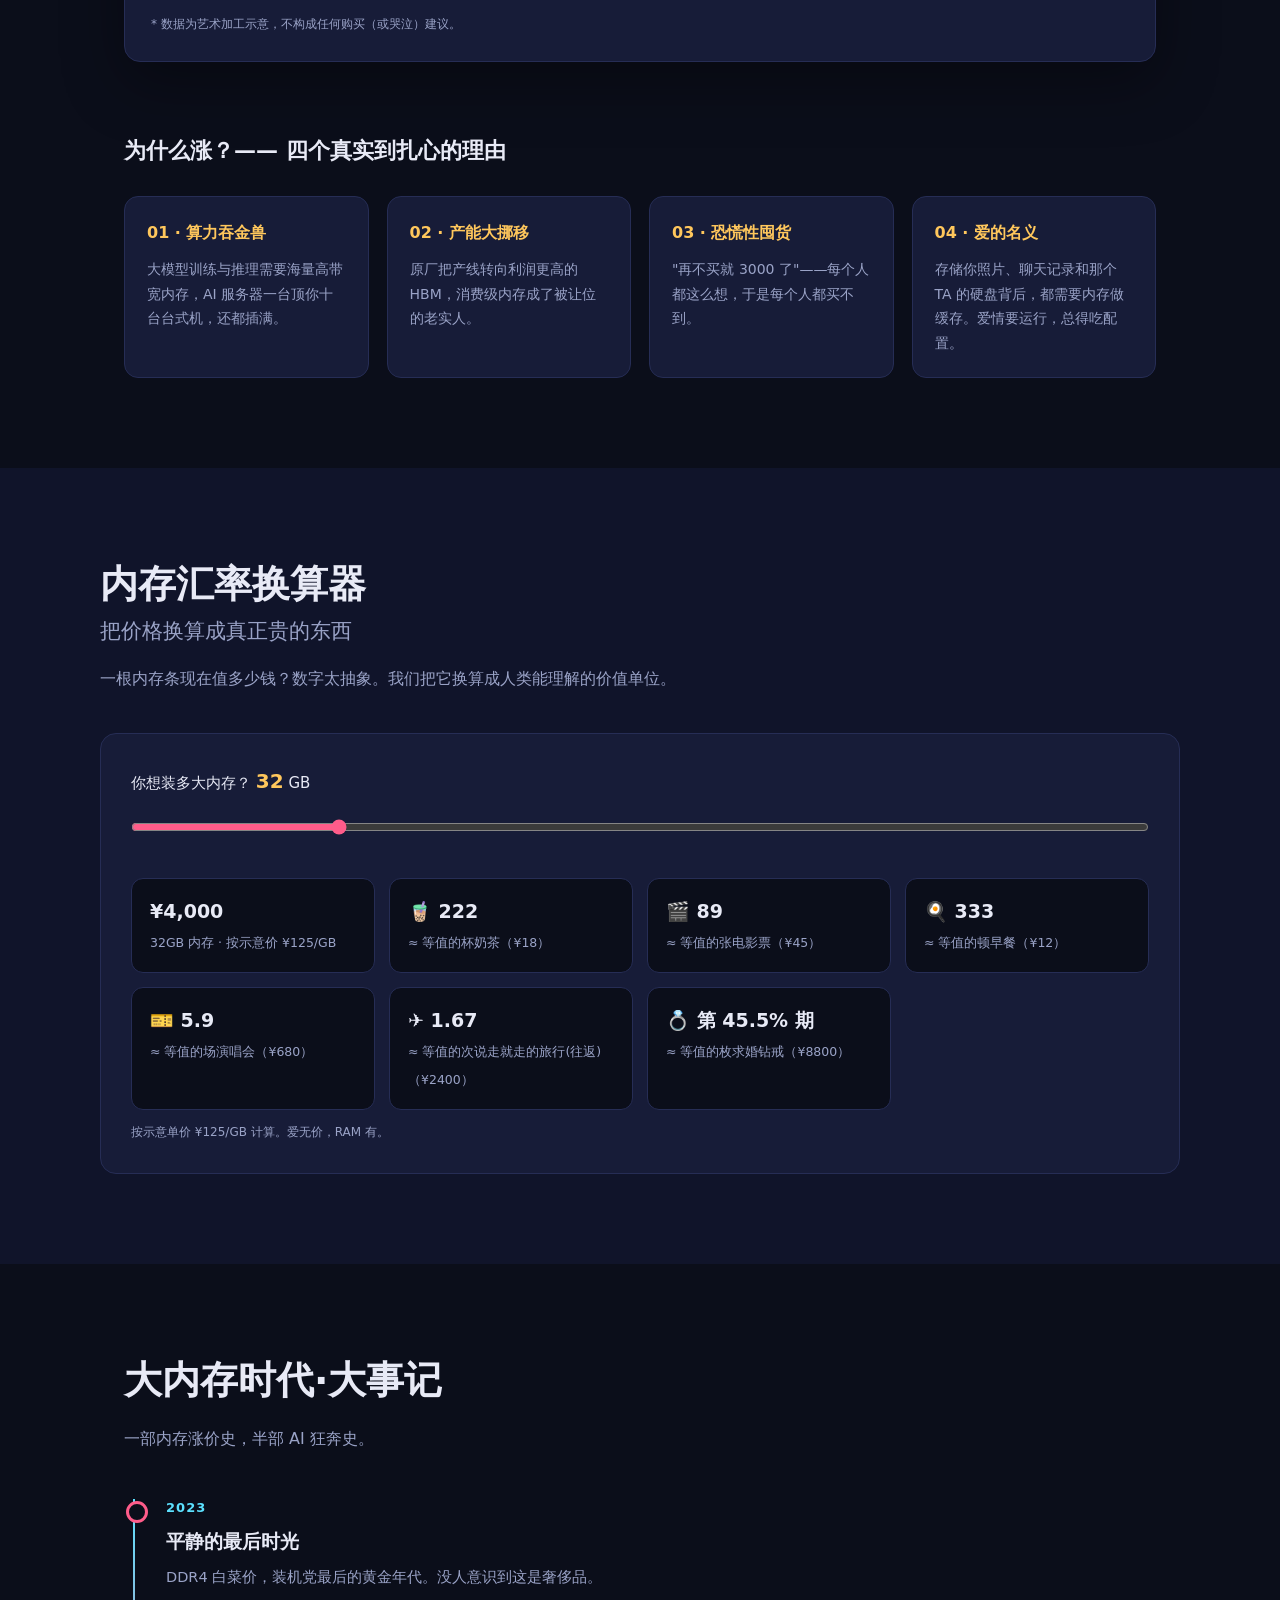
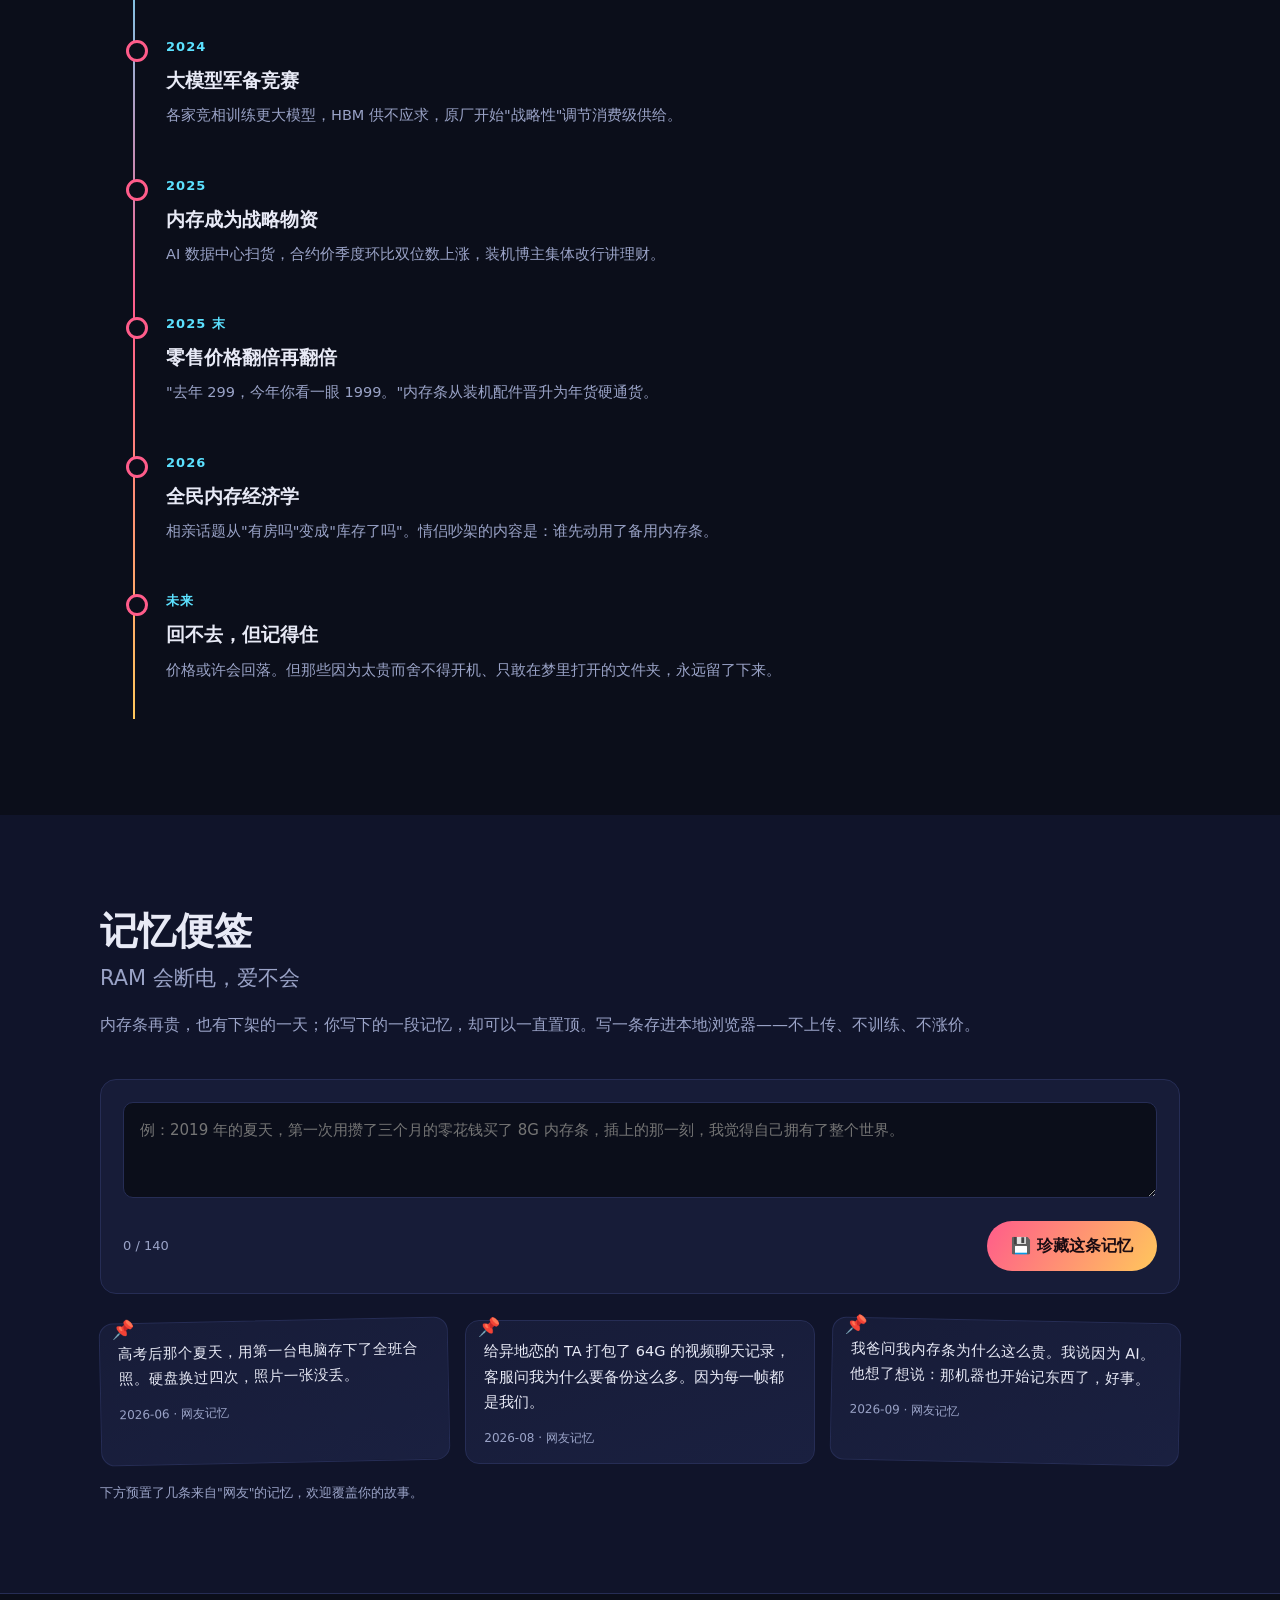
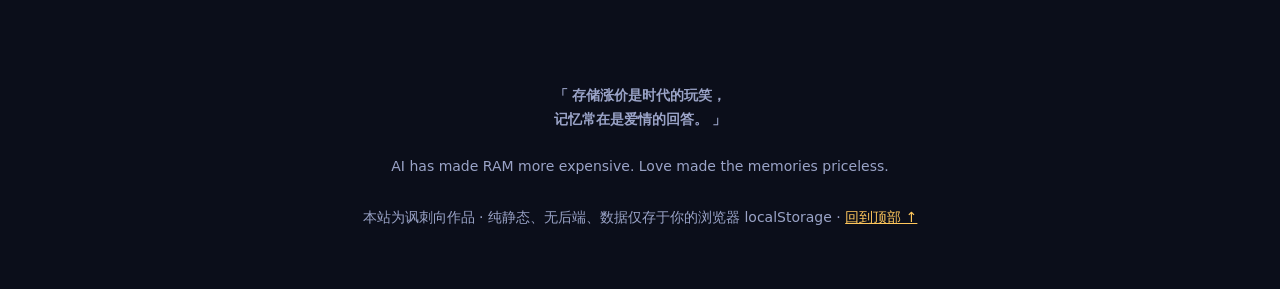
<file: Qoder_Claude/index.html>
<!DOCTYPE html>
<html lang="zh-CN">
<head>
<meta charset="UTF-8">
<meta name="viewport" content="width=device-width, initial-scale=1.0">
<title>爱让记忆变得更加珍贵 · AI has made RAM more expensive</title>
<meta name="description" content="当 AI 时代把内存价格推上云端，我们才发现：涨价的是 RAM，无价的是记忆。">
<link rel="stylesheet" href="style.css">
<link rel="icon" href="data:image/svg+xml,<svg xmlns='http://www.w3.org/2000/svg' viewBox='0 0 100 100'><text y='.9em' font-size='90'>💾</text></svg>">
</head>
<body>

<nav class="nav">
  <div class="nav-inner">
    <a class="brand" href="#hero">💾 记忆珍贵图鉴</a>
    <div class="nav-links">
      <a href="#price">涨价曲线</a>
      <a href="#calc">内存汇率</a>
      <a href="#timeline">大事记</a>
      <a href="#memories">记忆便签</a>
    </div>
  </div>
</nav>

<header id="hero" class="hero">
  <div class="hero-content">
    <p class="hero-kicker">A SATIRICAL TRIBUTE TO THE RAM AGE</p>
    <h1>爱让记忆<span class="grad">变得更加珍贵</span></h1>
    <p class="hero-sub">AI has made RAM more expensive —<br>但真正珍贵的，从来不是那几 GB。</p>
    <div class="hero-stats">
      <div class="stat"><b id="statPrice">+489%</b><span>DDR5 一年涨幅（示意）</span></div>
      <div class="stat"><b>∞</b><span>你记忆中那个下午的价格</span></div>
      <div class="stat"><b>1</b><span>根内存条，一段时代</span></div>
    </div>
    <a class="cta" href="#price">向下滚动，见证暴涨 ↓</a>
  </div>
  <div class="ram-art" aria-hidden="true">
    <div class="stick s1"><i></i><i></i><i></i><i></i><i></i><i></i><i></i><i></i></div>
    <div class="stick s2"><i></i><i></i><i></i><i></i><i></i><i></i><i></i><i></i></div>
    <div class="stick s3"><i></i><i></i><i></i><i></i><i></i><i></i><i></i><i></i></div>
    <div class="chip">AI</div>
    <div class="float-tag t1">¥¥¥</div>
    <div class="float-tag t2">OUT OF STOCK</div>
    <div class="float-tag t3">+489%</div>
  </div>
</header>

<main>

<section id="price" class="section">
  <h2>一根内存条的旅行<br><span>从 ¥299 到 ¥1999</span></h2>
  <p class="lead">2024 年，它躺在购物车里等你犹豫；2025 年，AI 数据中心把它买成了战略物资；2026 年，你打开电商页面，以为自己走错了行情软件。</p>
  <div class="chart-card">
    <div class="chart-head">
      <h3>DDR5 16GB 内存条·价格走势（本站示意数据）</h3>
      <div class="legend"><span class="lg line"></span>价格</div>
    </div>
    <canvas id="chart" width="900" height="360"></canvas>
    <p class="chart-note">* 数据为艺术加工示意，不构成任何购买（或哭泣）建议。</p>
  </div>

  <div class="reasons">
    <h3>为什么涨？—— 四个真实到扎心的理由</h3>
    <div class="reason-grid">
      <div class="reason reveal"><b>01 · 算力吞金兽</b><p>大模型训练与推理需要海量高带宽内存，AI 服务器一台顶你十台台式机，还都插满。</p></div>
      <div class="reason reveal"><b>02 · 产能大挪移</b><p>原厂把产线转向利润更高的 HBM，消费级内存成了被让位的老实人。</p></div>
      <div class="reason reveal"><b>03 · 恐慌性囤货</b><p>"再不买就 3000 了"——每个人都这么想，于是每个人都买不到。</p></div>
      <div class="reason reveal"><b>04 · 爱的名义</b><p>存储你照片、聊天记录和那个 TA 的硬盘背后，都需要内存做缓存。爱情要运行，总得吃配置。</p></div>
    </div>
  </div>
</section>

<section id="calc" class="section alt">
  <h2>内存汇率换算器<br><span>把价格换算成真正贵的东西</span></h2>
  <p class="lead">一根内存条现在值多少钱？数字太抽象。我们把它换算成人类能理解的价值单位。</p>
  <div class="calc-card reveal">
    <label for="capacity">你想装多大内存？ <output id="capOut">32</output> GB</label>
    <input type="range" id="capacity" min="8" max="128" step="8" value="32">
    <div class="calc-results" id="calcResults"></div>
    <p class="chart-note">按示意单价 ¥125/GB 计算。爱无价，RAM 有。</p>
  </div>
</section>

<section id="timeline" class="section">
  <h2>大内存时代·大事记</h2>
  <p class="lead">一部内存涨价史，半部 AI 狂奔史。</p>
  <ol class="timeline">
    <li class="reveal"><time>2023</time><b>平静的最后时光</b><p>DDR4 白菜价，装机党最后的黄金年代。没人意识到这是奢侈品。</p></li>
    <li class="reveal"><time>2024</time><b>大模型军备竞赛</b><p>各家竞相训练更大模型，HBM 供不应求，原厂开始"战略性"调节消费级供给。</p></li>
    <li class="reveal"><time>2025</time><b>内存成为战略物资</b><p>AI 数据中心扫货，合约价季度环比双位数上涨，装机博主集体改行讲理财。</p></li>
    <li class="reveal"><time>2025 末</time><b>零售价格翻倍再翻倍</b><p>"去年 299，今年你看一眼 1999。"内存条从装机配件晋升为年货硬通货。</p></li>
    <li class="reveal"><time>2026</time><b>全民内存经济学</b><p>相亲话题从"有房吗"变成"库存了吗"。情侣吵架的内容是：谁先动用了备用内存条。</p></li>
    <li class="reveal"><time>未来</time><b>回不去，但记得住</b><p>价格或许会回落。但那些因为太贵而舍不得开机、只敢在梦里打开的文件夹，永远留了下来。</p></li>
  </ol>
</section>

<section id="memories" class="section alt">
  <h2>记忆便签<br><span>RAM 会断电，爱不会</span></h2>
  <p class="lead">内存条再贵，也有下架的一天；你写下的一段记忆，却可以一直置顶。写一条存进本地浏览器——不上传、不训练、不涨价。</p>
  <div class="note-box reveal">
    <textarea id="noteInput" maxlength="140" placeholder="例：2019 年的夏天，第一次用攒了三个月的零花钱买了 8G 内存条，插上的那一刻，我觉得自己拥有了整个世界。"></textarea>
    <div class="note-actions">
      <span id="noteCount">0 / 140</span>
      <button id="noteSave" type="button">💾 珍藏这条记忆</button>
    </div>
  </div>
  <ul class="note-list" id="noteList"></ul>
  <p class="seed-note">下方预置了几条来自"网友"的记忆，欢迎覆盖你的故事。</p>
</section>

</main>

<footer class="footer">
  <p class="footer-big">「 存储涨价是时代的玩笑，<br>记忆常在是爱情的回答。 」</p>
  <p>AI has made RAM more expensive. Love made the memories priceless.</p>
  <p class="footer-meta">本站为讽刺向作品 · 纯静态、无后端、数据仅存于你的浏览器 localStorage · <a href="#hero">回到顶部 ↑</a></p>
</footer>

<script src="app.js"></script>
</body>
</html>
</file>
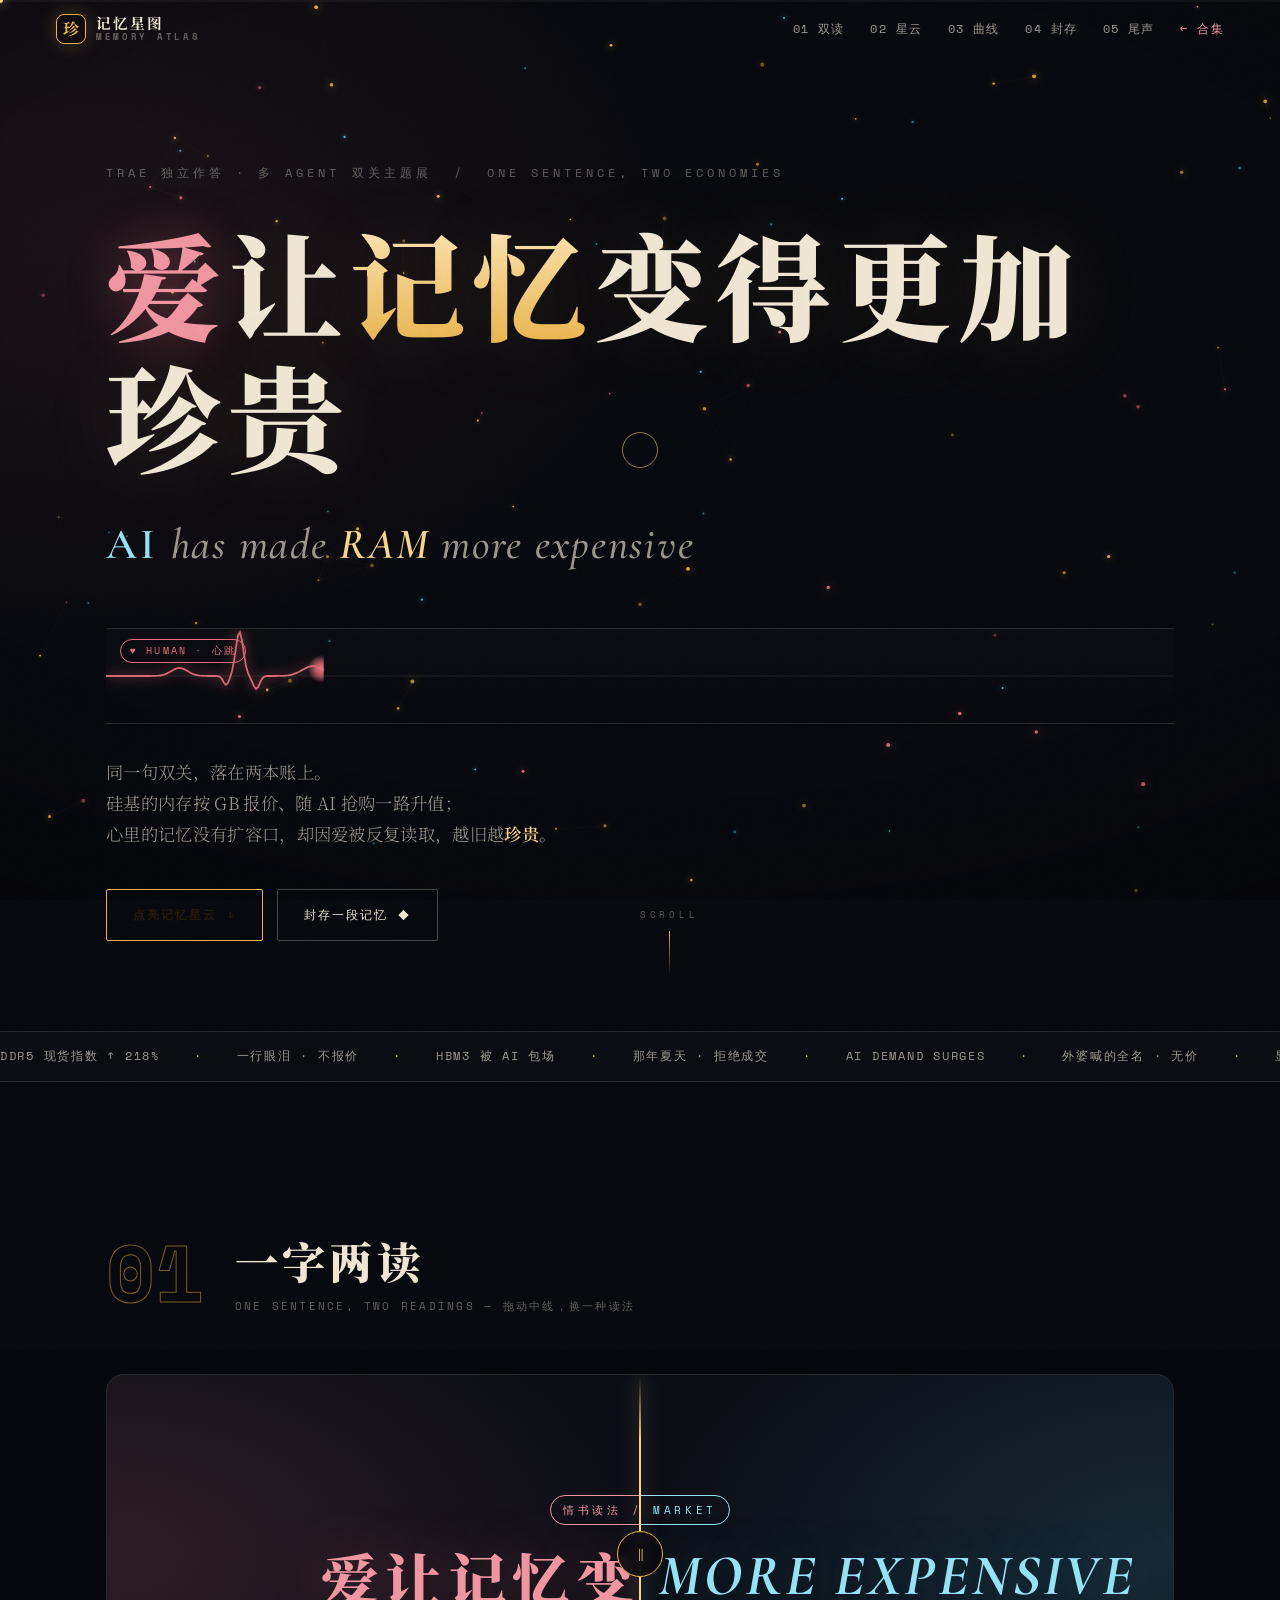
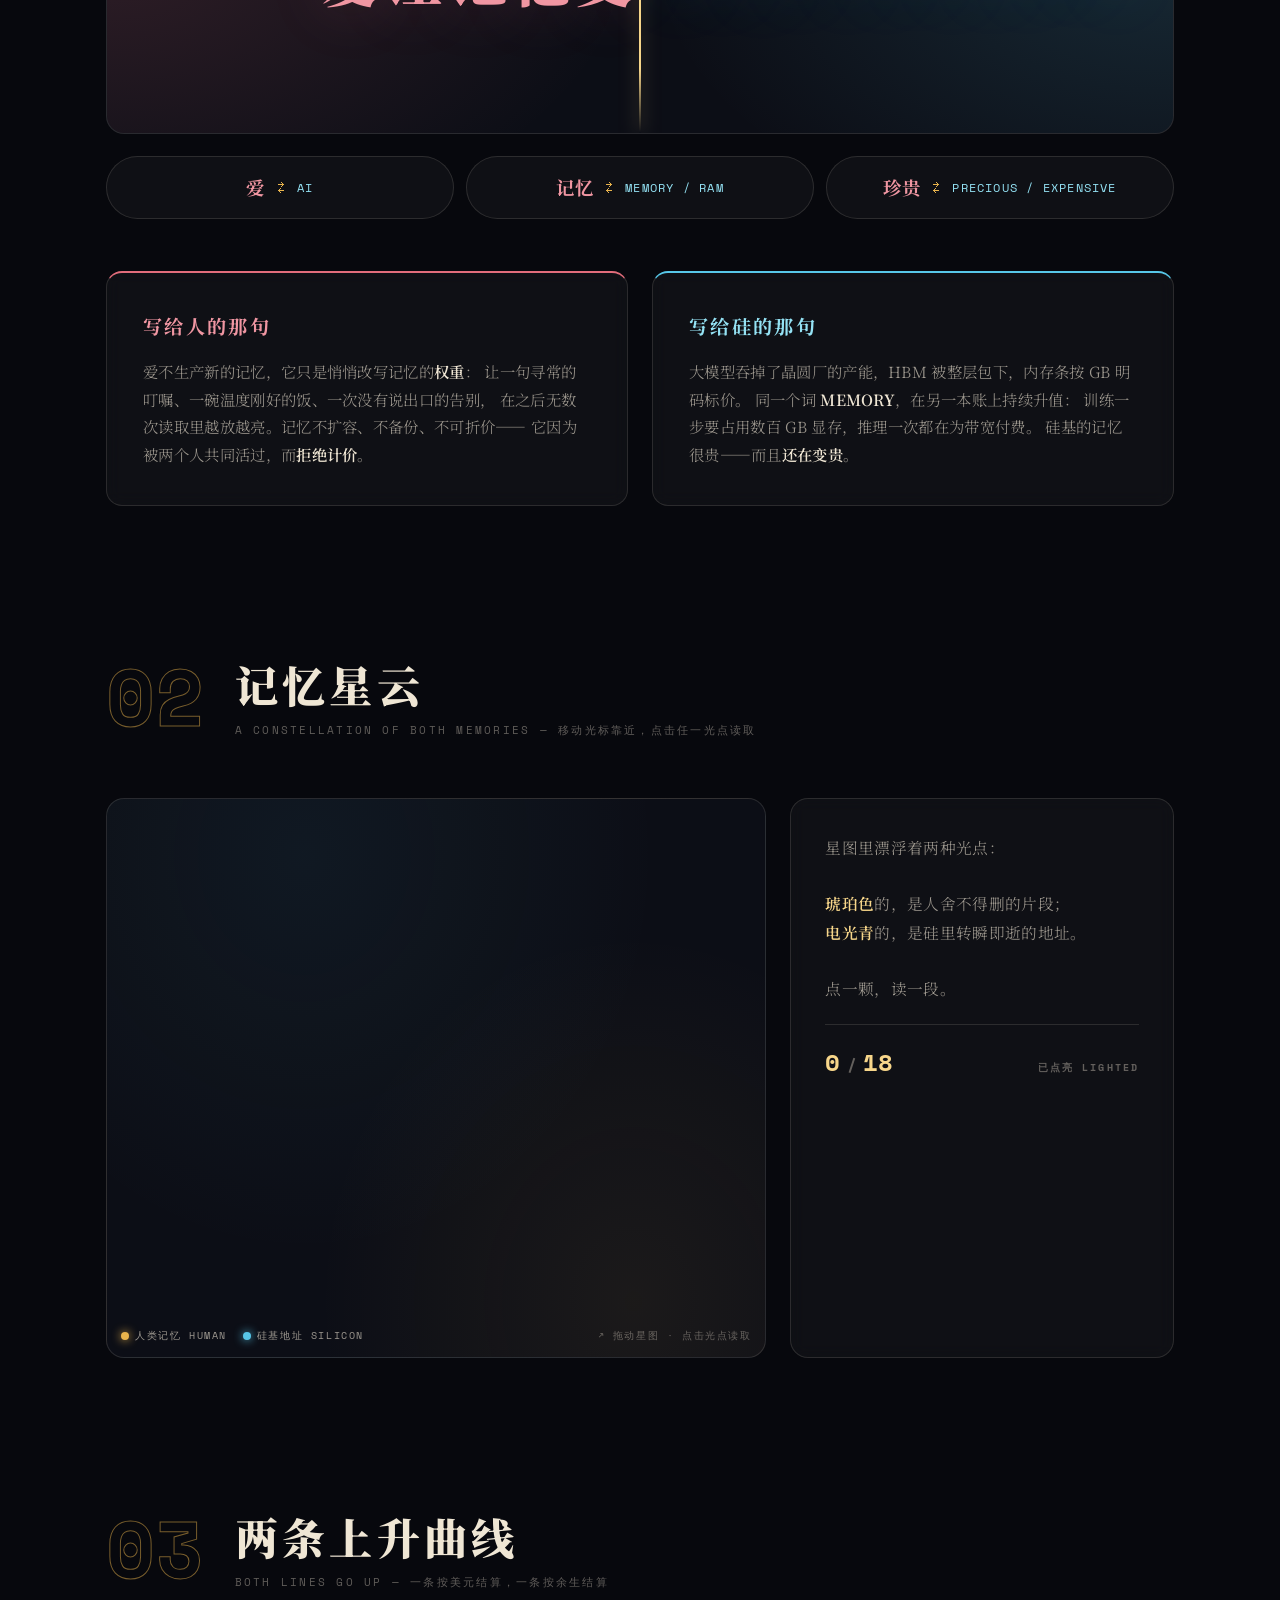
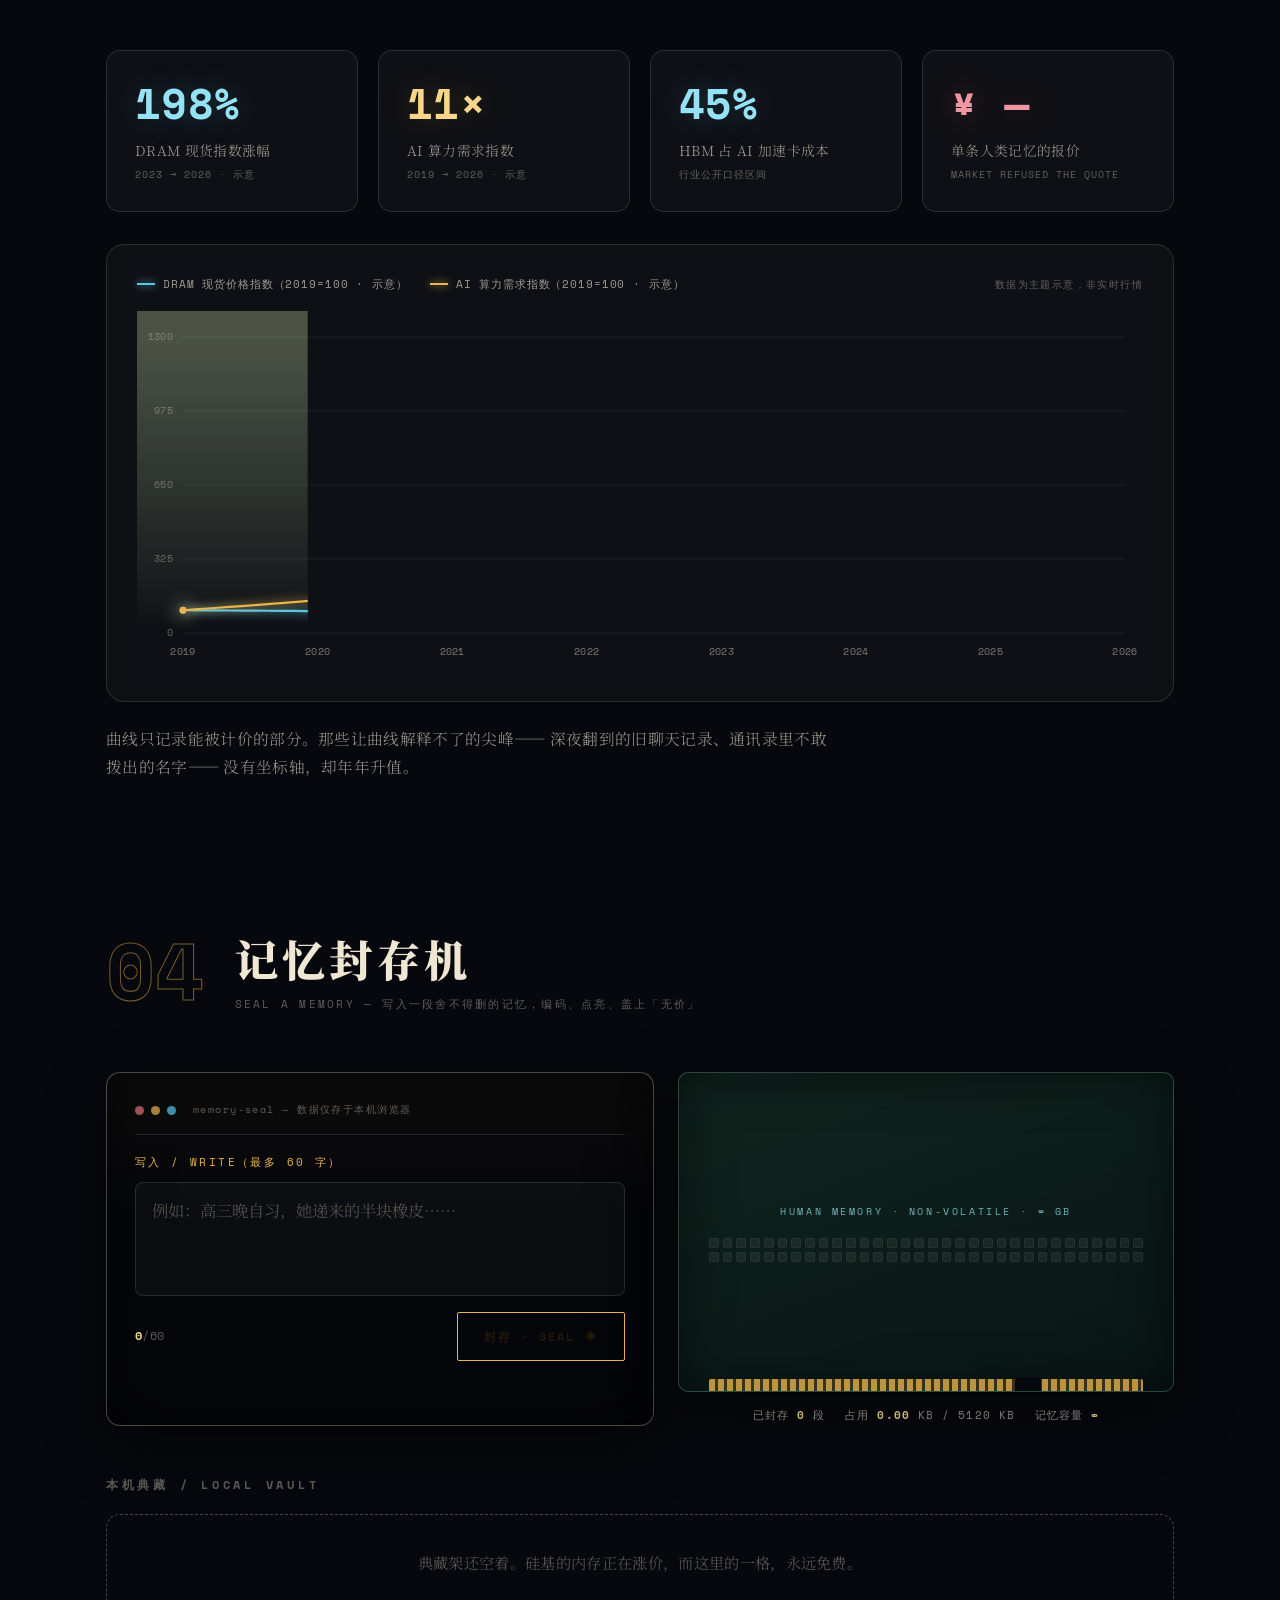
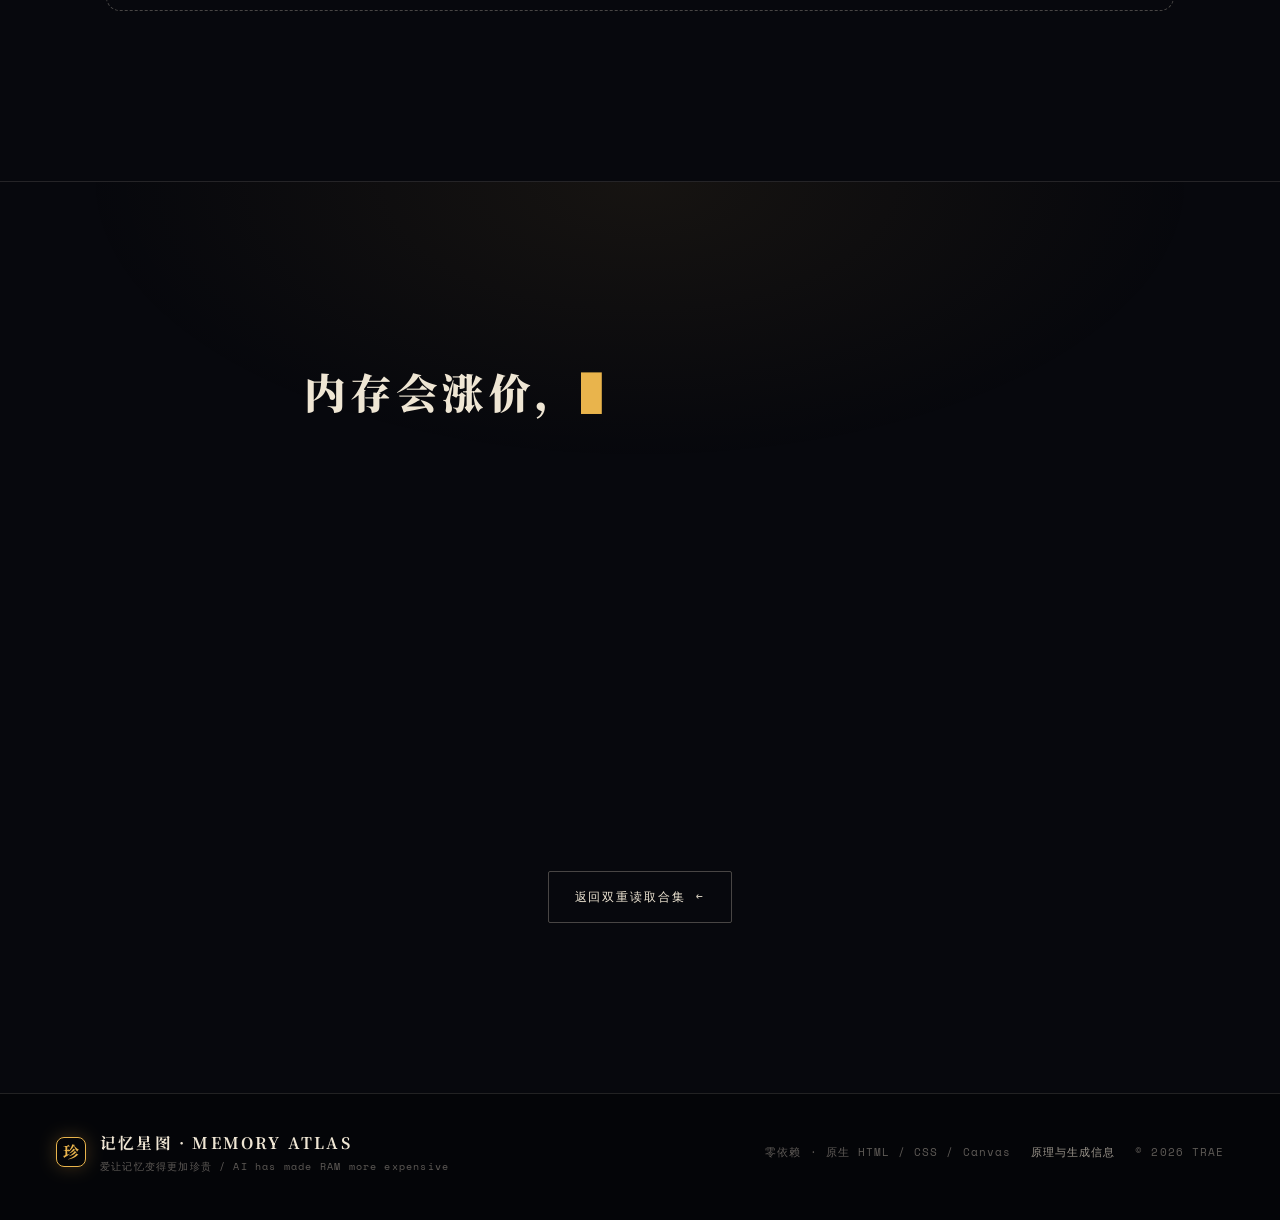
<file: TRAE_Trae_2026-09-23_1627/index.html>
<!DOCTYPE html>
<html lang="zh-CN">
<head>
  <meta charset="UTF-8" />
  <meta name="viewport" content="width=device-width, initial-scale=1.0" />
  <meta name="description" content="记忆星图 — 爱让记忆变得更加珍贵 / AI has made RAM more expensive。一座观测两种「记忆」的暗夜天文台：人类的记忆拒绝计价，硅基的内存持续涨价。" />
  <title>记忆星图 · 爱让记忆变得更加珍贵 / AI has made RAM more expensive</title>
  <link rel="icon" href="data:image/svg+xml,%3Csvg xmlns='http://www.w3.org/2000/svg' viewBox='0 0 64 64'%3E%3Crect width='64' height='64' rx='12' fill='%2307080D'/%3E%3Ctext x='32' y='44' text-anchor='middle' font-size='34' fill='%23E9B44C' font-family='Georgia,serif'%3E%E7%8F%8D%3C/text%3E%3C/svg%3E" />
  <link rel="preconnect" href="https://fonts.googleapis.com" />
  <link rel="preconnect" href="https://fonts.gstatic.com" crossorigin />
  <link href="https://fonts.googleapis.com/css2?family=Cormorant+Garamond:ital,wght@0,500;0,600;1,500;1,600&family=Noto+Serif+SC:wght@300;400;600;700;900&family=Space+Mono:wght@400;700&display=swap" rel="stylesheet" />
  <link rel="stylesheet" href="assets/style.css" />
</head>
<body>

  <!-- 开屏：唤醒记忆 -->
  <div class="boot" id="boot" aria-hidden="true">
    <div class="boot-inner">
      <div class="boot-mark">珍</div>
      <p class="boot-line"><span id="bootTxt">正在唤醒两种记忆</span><span class="caret">▌</span></p>
      <p class="boot-sub">WAKING BOTH KINDS OF MEMORY…</p>
    </div>
  </div>

  <!-- 全局背景：星图粒子 -->
  <canvas class="starfield" id="starfield" aria-hidden="true"></canvas>
  <div class="vignette" aria-hidden="true"></div>
  <div class="grain" aria-hidden="true"></div>

  <!-- 滚动进度 -->
  <div class="progress" aria-hidden="true"><i id="progressBar"></i></div>

  <!-- 自定义光标 -->
  <div class="cursor" id="cursorDot" aria-hidden="true"></div>
  <div class="cursor-ring" id="cursorRing" aria-hidden="true"></div>

  <header class="nav" id="nav">
    <a class="nav-brand" href="#hero">
      <span class="nav-seal">珍</span>
      <span class="nav-title">记忆星图<i>MEMORY&nbsp;ATLAS</i></span>
    </a>
    <nav class="nav-links" aria-label="章节导航">
      <a href="#read">01 双读</a>
      <a href="#atlas">02 星云</a>
      <a href="#market">03 曲线</a>
      <a href="#seal">04 封存</a>
      <a href="#coda">05 尾声</a>
      <a class="nav-back" href="../index.html">← 合集</a>
    </nav>
  </header>

  <main>

    <!-- ———————————— HERO ———————————— -->
    <section class="hero" id="hero">
      <p class="hero-eyebrow rv">TRAE 独立作答 · 多 AGENT 双关主题展 &nbsp;/&nbsp; ONE SENTENCE, TWO ECONOMIES</p>
      <h1 class="hero-title" id="heroTitle" aria-label="爱让记忆变得更加珍贵">爱让记忆变得更加珍贵</h1>
      <p class="hero-en rv" id="heroEn">AI&nbsp;has made <em>RAM</em>&nbsp;more expensive</p>

      <div class="hero-trace rv">
        <canvas id="ecg" aria-label="心跳与行情交替的脉冲线"></canvas>
        <span class="trace-tag trace-tag-h" id="traceTagH">♥ HUMAN · 心跳</span>
        <span class="trace-tag trace-tag-s" id="traceTagS">$ SILICON · 行情</span>
      </div>

      <p class="hero-lead rv">
        同一句双关，落在两本账上。<br />
        硅基的内存按 GB 报价、随 AI 抢购一路升值；<br />
        心里的记忆没有扩容口，却因爱被反复读取，越旧越<strong>珍贵</strong>。
      </p>

      <div class="hero-actions rv">
        <a class="btn btn-gold magnetic" href="#atlas"><span>点亮记忆星云</span><i>↓</i></a>
        <a class="btn btn-ghost magnetic" href="#seal"><span>封存一段记忆</span><i>◆</i></a>
      </div>

      <div class="scroll-cue rv" aria-hidden="true">
        <span>SCROLL</span>
        <span class="cue-line"></span>
      </div>
    </section>

    <!-- ———————————— TICKER ———————————— -->
    <div class="ticker" aria-hidden="true">
      <div class="ticker-track">
        <span>DDR5 现货指数 ↑&nbsp;218%</span><i>·</i>
        <span>一行眼泪 · 不报价</span><i>·</i>
        <span>HBM3 被 AI 包场</span><i>·</i>
        <span>那年夏天 · 拒绝成交</span><i>·</i>
        <span>AI DEMAND SURGES</span><i>·</i>
        <span>外婆喊的全名 · 无价</span><i>·</i>
        <span>显存告急 / 心跳照常</span><i>·</i>
        <span>NOT FOR SALE</span><i>·</i>
        <span>断电之前 · 记得想念</span><i>·</i>
      </div>
    </div>

    <!-- ———————————— 01 一字两读 ———————————— -->
    <section class="section" id="read">
      <div class="sec-head rv">
        <span class="sec-no">01</span>
        <div>
          <h2 class="sec-title">一字两读</h2>
          <p class="sec-en">ONE SENTENCE, TWO READINGS — 拖动中线，换一种读法</p>
        </div>
      </div>

      <div class="split-stage rv" id="splitStage">
        <div class="split-layer split-human" id="layerHuman">
          <span class="split-tag">情书读法 / LETTER</span>
          <strong class="split-text">爱让记忆变得更加珍贵</strong>
        </div>
        <div class="split-layer split-silicon" id="layerSilicon">
          <span class="split-tag">行情读法 / MARKET</span>
          <strong class="split-text">AI HAS MADE RAM MORE EXPENSIVE</strong>
        </div>
        <div class="split-handle" id="splitHandle" role="slider" tabindex="0"
             aria-label="切换情书读法与行情读法" aria-valuemin="0" aria-valuemax="100" aria-valuenow="50">
          <span class="handle-grip">‖</span>
        </div>
      </div>

      <ul class="token-row rv">
        <li><span class="t-zh">爱</span><span class="t-arr">⇄</span><span class="t-en">AI</span></li>
        <li><span class="t-zh">记忆</span><span class="t-arr">⇄</span><span class="t-en">MEMORY / RAM</span></li>
        <li><span class="t-zh">珍贵</span><span class="t-arr">⇄</span><span class="t-en">PRECIOUS / EXPENSIVE</span></li>
      </ul>

      <div class="read-cards">
        <article class="read-card rv tone-human">
          <h3>写给人的那句</h3>
          <p>
            爱不生产新的记忆，它只是悄悄改写记忆的<strong>权重</strong>：
            让一句寻常的叮嘱、一碗温度刚好的饭、一次没有说出口的告别，
            在之后无数次读取里越放越亮。记忆不扩容、不备份、不可折价——
            它因为被两个人共同活过，而<strong>拒绝计价</strong>。
          </p>
        </article>
        <article class="read-card rv tone-silicon">
          <h3>写给硅的那句</h3>
          <p>
            大模型吞掉了晶圆厂的产能，HBM 被整层包下，内存条按 GB 明码标价。
            同一个词 <strong>MEMORY</strong>，在另一本账上持续升值：
            训练一步要占用数百 GB 显存，推理一次都在为带宽付费。
            硅基的记忆很贵——而且<strong>还在变贵</strong>。
          </p>
        </article>
      </div>
    </section>

    <!-- ———————————— 02 记忆星云 ———————————— -->
    <section class="section" id="atlas">
      <div class="sec-head rv">
        <span class="sec-no">02</span>
        <div>
          <h2 class="sec-title">记忆星云</h2>
          <p class="sec-en">A CONSTELLATION OF BOTH MEMORIES — 移动光标靠近，点击任一光点读取</p>
        </div>
      </div>

      <div class="atlas-grid">
        <div class="atlas-canvas-wrap rv">
          <canvas id="atlasCanvas" aria-label="可交互的记忆星云，光点代表一段人类记忆或一个硅基存储地址"></canvas>
          <div class="atlas-legend">
            <span><i class="dot dot-human"></i>人类记忆 HUMAN</span>
            <span><i class="dot dot-silicon"></i>硅基地址 SILICON</span>
          </div>
          <div class="atlas-hint">↗ 拖动星图 · 点击光点读取</div>
        </div>

        <aside class="atlas-panel rv" id="atlasPanel" aria-live="polite">
          <p class="panel-placeholder" id="panelPlaceholder">
            星图里漂浮着两种光点：<br /><br />
            <strong>琥珀色</strong>的，是人舍不得删的片段；<br />
            <strong>电光青</strong>的，是硅里转瞬即逝的地址。<br /><br />
            点一颗，读一段。
          </p>
          <div class="panel-detail" id="panelDetail" hidden>
            <span class="detail-kind" id="detailKind"></span>
            <p class="detail-zh" id="detailZh"></p>
            <p class="detail-en" id="detailEn"></p>
            <p class="detail-addr" id="detailAddr"></p>
          </div>
          <div class="atlas-count">
            <span id="litCount">0</span><i>/</i><span id="litTotal">0</span>
            <em>已点亮 LIGHTED</em>
          </div>
        </aside>
      </div>
    </section>

    <!-- ———————————— 03 两条上升曲线 ———————————— -->
    <section class="section" id="market">
      <div class="sec-head rv">
        <span class="sec-no">03</span>
        <div>
          <h2 class="sec-title">两条上升曲线</h2>
          <p class="sec-en">BOTH LINES GO UP — 一条按美元结算，一条按余生结算</p>
        </div>
      </div>

      <div class="stat-row rv">
        <div class="stat">
          <strong><span class="counter" data-target="218" data-suffix="%">0</span></strong>
          <span class="stat-label">DRAM 现货指数涨幅<br /><i>2023 → 2026 · 示意</i></span>
        </div>
        <div class="stat">
          <strong><span class="counter" data-target="12" data-suffix="×">0</span></strong>
          <span class="stat-label">AI 算力需求指数<br /><i>2019 → 2026 · 示意</i></span>
        </div>
        <div class="stat">
          <strong><span class="counter" data-target="50" data-suffix="%">0</span></strong>
          <span class="stat-label">HBM 占 AI 加速卡成本<br /><i>行业公开口径区间</i></span>
        </div>
        <div class="stat stat-priceless">
          <strong data-priceless>¥&nbsp;—</strong>
          <span class="stat-label">单条人类记忆的报价<br /><i>MARKET REFUSED THE QUOTE</i></span>
        </div>
      </div>

      <div class="chart-card rv">
        <div class="chart-head">
          <div class="chart-legend">
            <span><i class="lg lg-cyan"></i>DRAM 现货价格指数（2019=100 · 示意）</span>
            <span><i class="lg lg-gold"></i>AI 算力需求指数（2019=100 · 示意）</span>
          </div>
          <span class="chart-note">数据为主题示意，非实时行情</span>
        </div>
        <canvas id="chartCanvas"></canvas>
      </div>

      <p class="chart-caption rv">
        曲线只记录能被计价的部分。那些让曲线解释不了的尖峰——
        深夜翻到的旧聊天记录、通讯录里不敢拨出的名字——
        没有坐标轴，却年年升值。
      </p>
    </section>

    <!-- ———————————— 04 记忆封存机 ———————————— -->
    <section class="section" id="seal">
      <div class="sec-head rv">
        <span class="sec-no">04</span>
        <div>
          <h2 class="sec-title">记忆封存机</h2>
          <p class="sec-en">SEAL A MEMORY — 写入一段舍不得删的记忆，编码、点亮、盖上「无价」</p>
        </div>
      </div>

      <div class="seal-grid">
        <div class="terminal rv">
          <div class="term-bar">
            <span class="tb-dot"></span><span class="tb-dot"></span><span class="tb-dot"></span>
            <em>memory-seal — 数据仅存于本机浏览器</em>
          </div>
          <label class="term-label" for="memInput">写入 / WRITE（最多 60 字）</label>
          <textarea id="memInput" maxlength="60" rows="3"
            placeholder="例如：高三晚自习，她递来的半块橡皮……"></textarea>
          <div class="term-foot">
            <span class="char-count"><b id="charCount">0</b>/60</span>
            <button class="btn btn-gold magnetic" id="sealBtn"><span>封存 · SEAL</span><i>◈</i></button>
          </div>
          <div class="bitstream" id="bitstream" aria-hidden="true"></div>
        </div>

        <div class="dimm-wrap rv">
          <div class="dimm" id="dimm">
            <div class="dimm-label">HUMAN&nbsp;MEMORY&nbsp;·&nbsp;NON-VOLATILE&nbsp;·&nbsp;∞&nbsp;GB</div>
            <div class="dimm-cells" id="dimmCells"></div>
            <div class="dimm-contacts" aria-hidden="true"></div>
            <div class="dimm-notch" aria-hidden="true"></div>
          </div>
          <div class="dimm-stats">
            <span>已封存 <b id="sealedCount">0</b> 段</span>
            <span>占用 <b id="sealedBytes">0</b> KB / 5120 KB</span>
            <span>记忆容量 <b>∞</b></span>
          </div>
        </div>
      </div>

      <div class="vault rv">
        <h3 class="vault-title">本机典藏 / LOCAL VAULT</h3>
        <p class="vault-empty" id="vaultEmpty">
          典藏架还空着。硅基的内存正在涨价，而这里的一格，永远免费。
        </p>
        <ul class="vault-list" id="vaultList"></ul>
      </div>
    </section>

    <!-- ———————————— 05 尾声 ———————————— -->
    <section class="coda" id="coda">
      <div class="coda-inner rv">
        <p class="coda-zh" id="codaZh"></p>
        <p class="coda-en" id="codaEn"></p>
        <a class="btn btn-ghost magnetic coda-back" href="../index.html"><span>返回双重读取合集</span><i>←</i></a>
      </div>
    </section>
  </main>

  <footer class="foot">
    <div class="foot-inner">
      <div class="foot-brand">
        <span class="nav-seal">珍</span>
        <div>
          <strong>记忆星图 · MEMORY ATLAS</strong>
          <em>爱让记忆变得更加珍贵 / AI has made RAM more expensive</em>
        </div>
      </div>
      <div class="foot-meta">
        <span>零依赖 · 原生 HTML / CSS / Canvas</span>
        <a href="README.md">原理与生成信息</a>
        <span>© <span id="year">2026</span> TRAE</span>
      </div>
    </div>
  </footer>

  <script src="assets/app.js"></script>
</body>
</html>
</file>
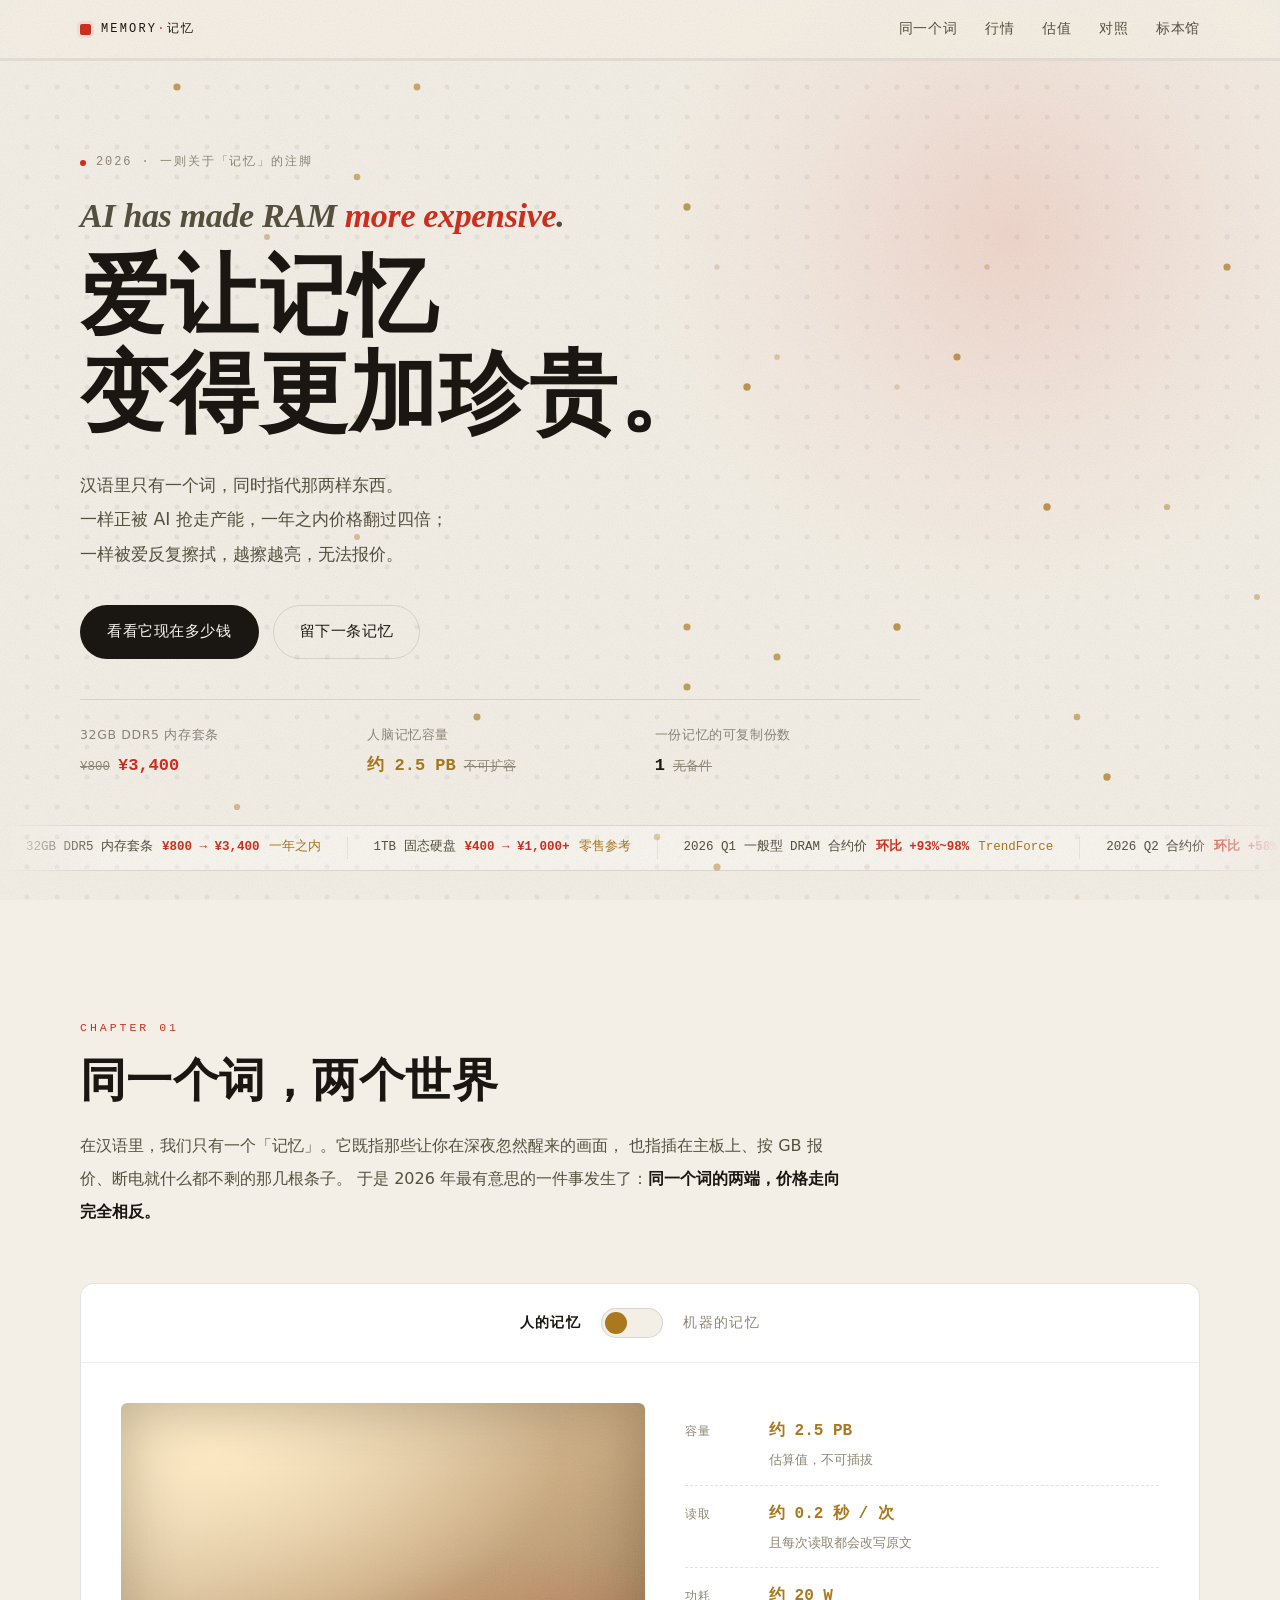
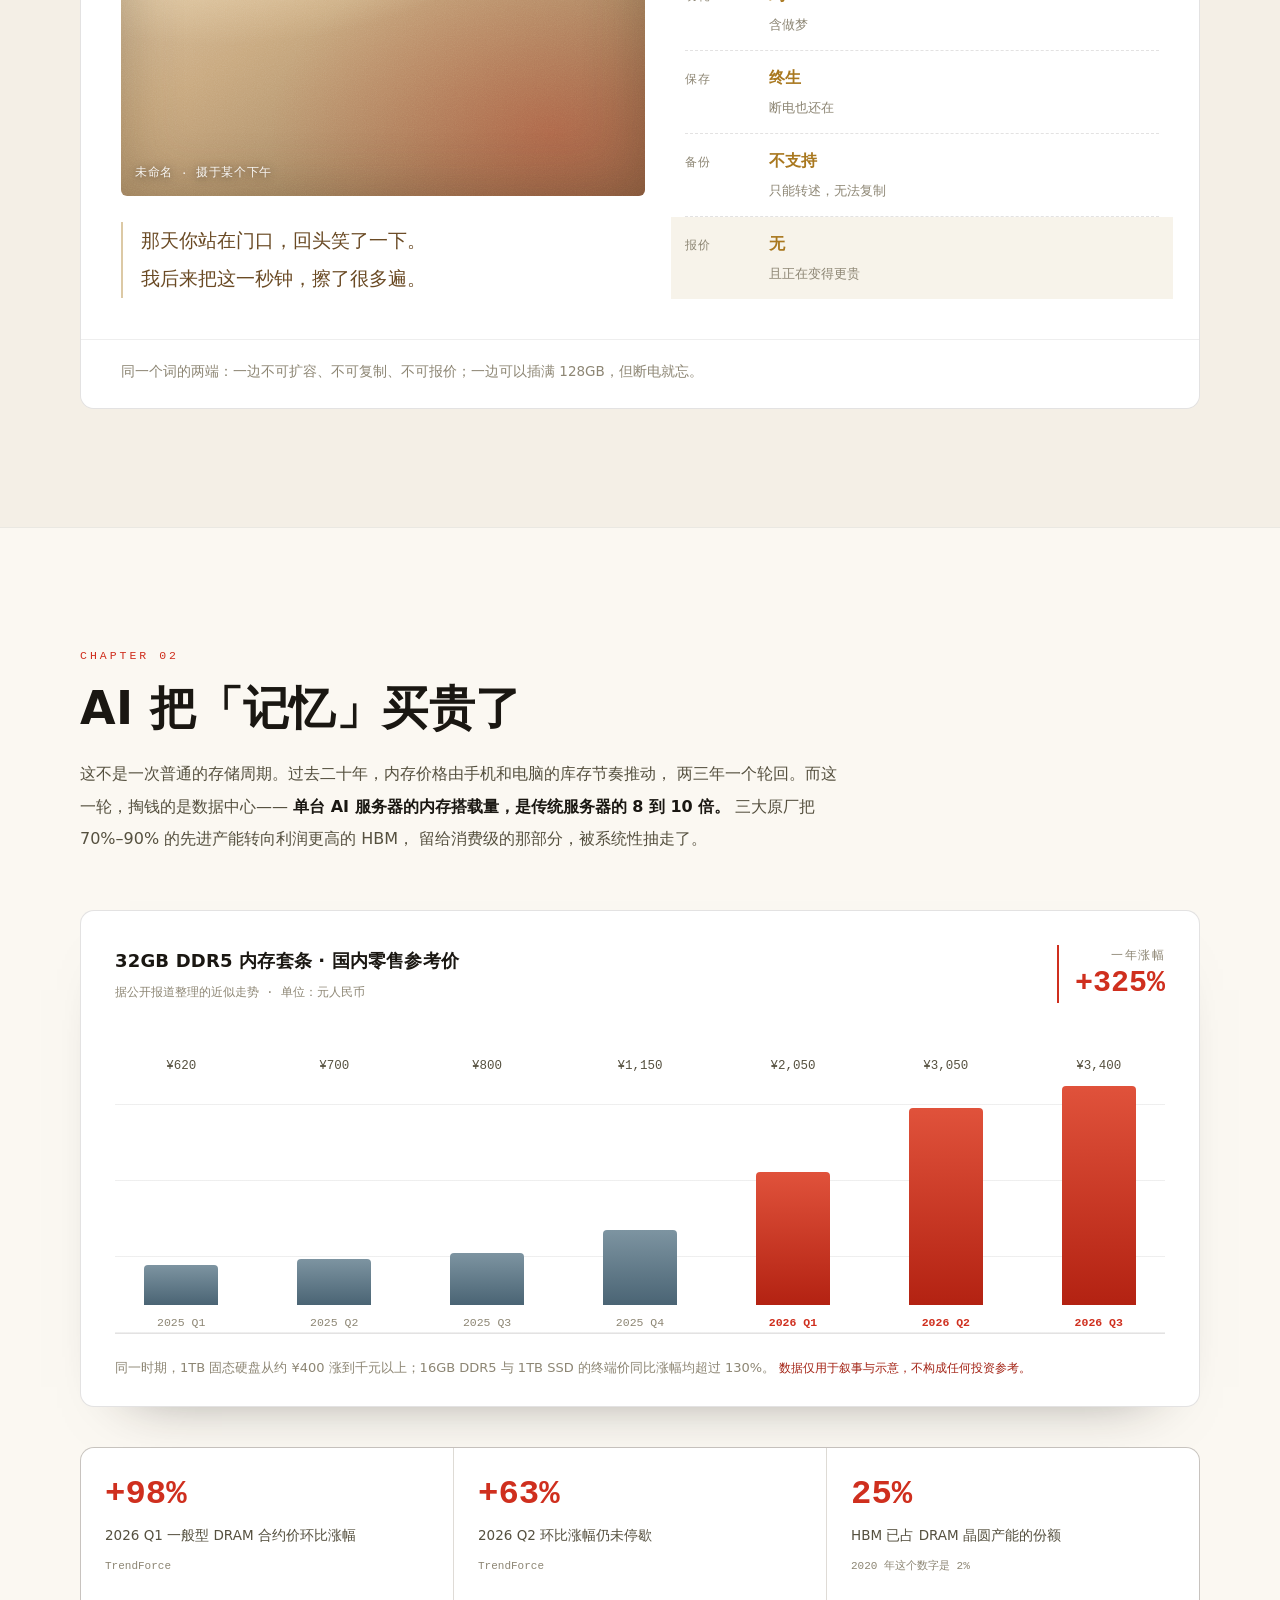
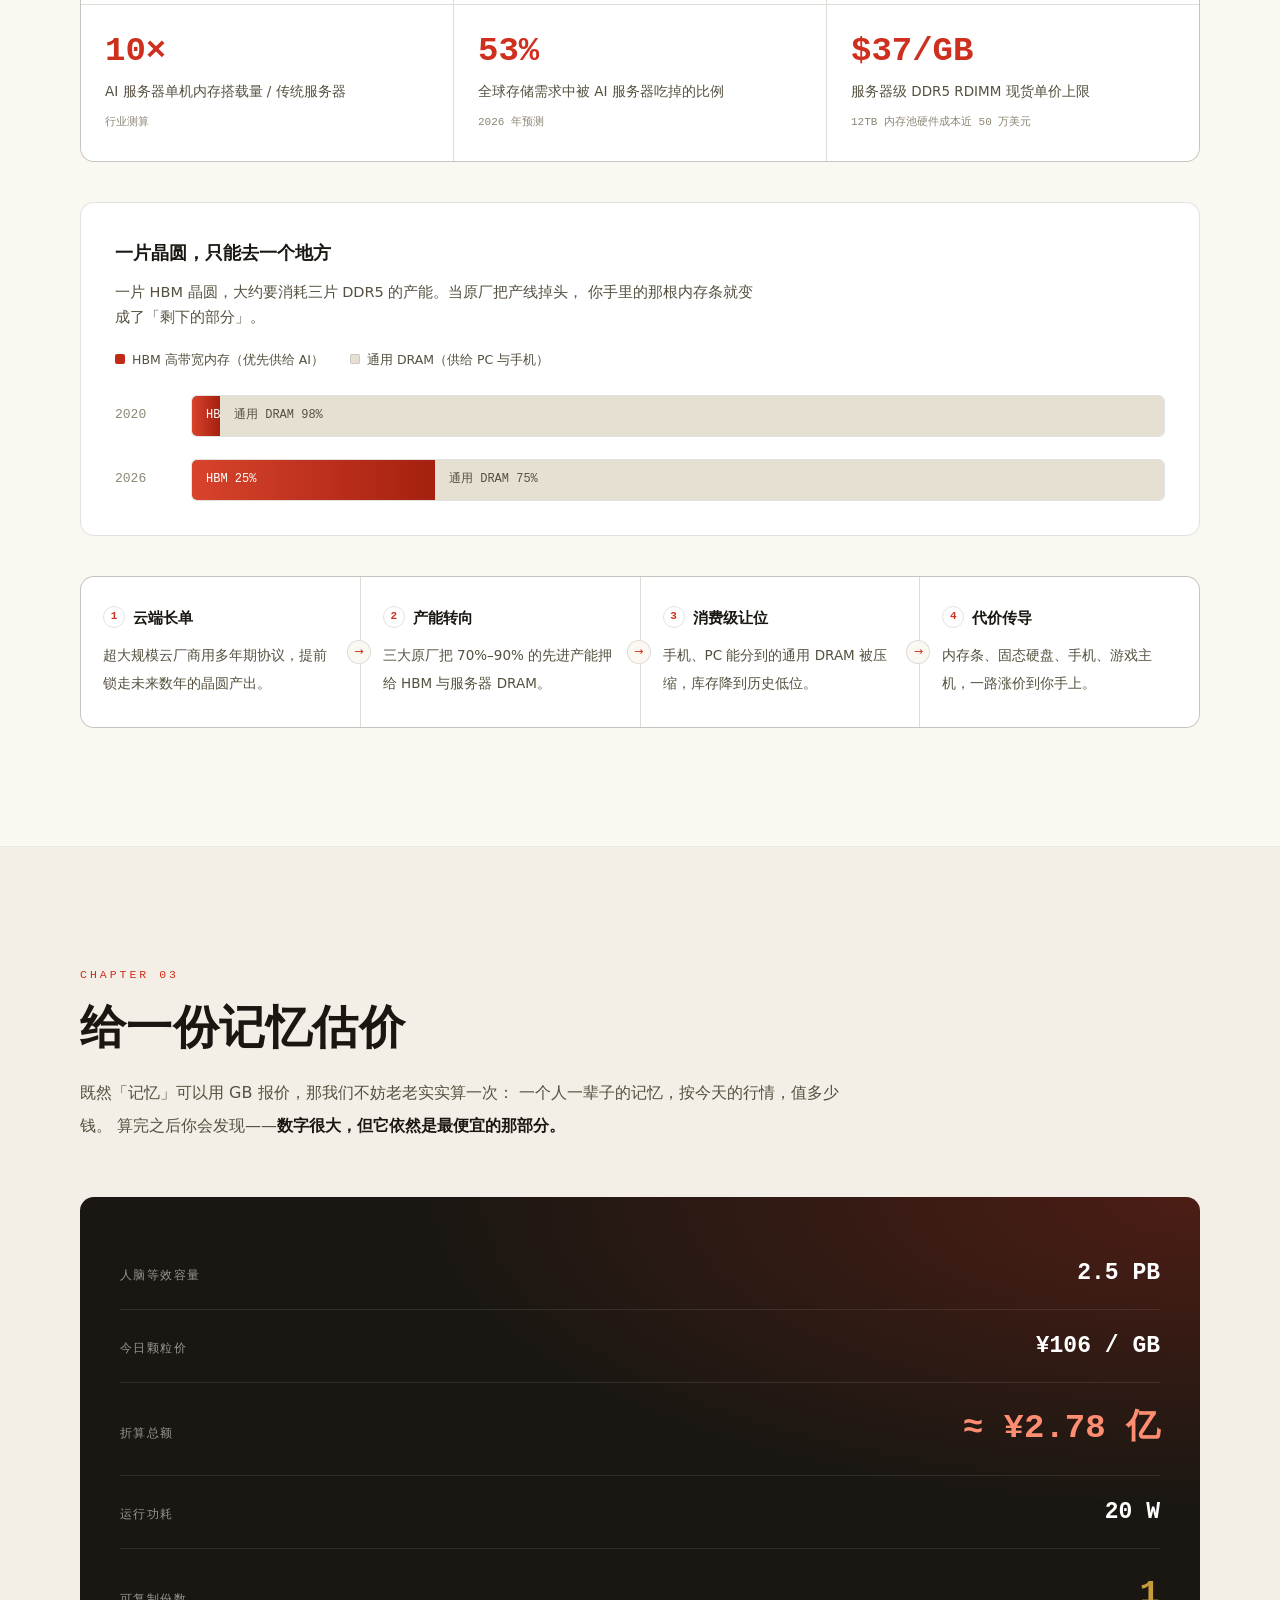
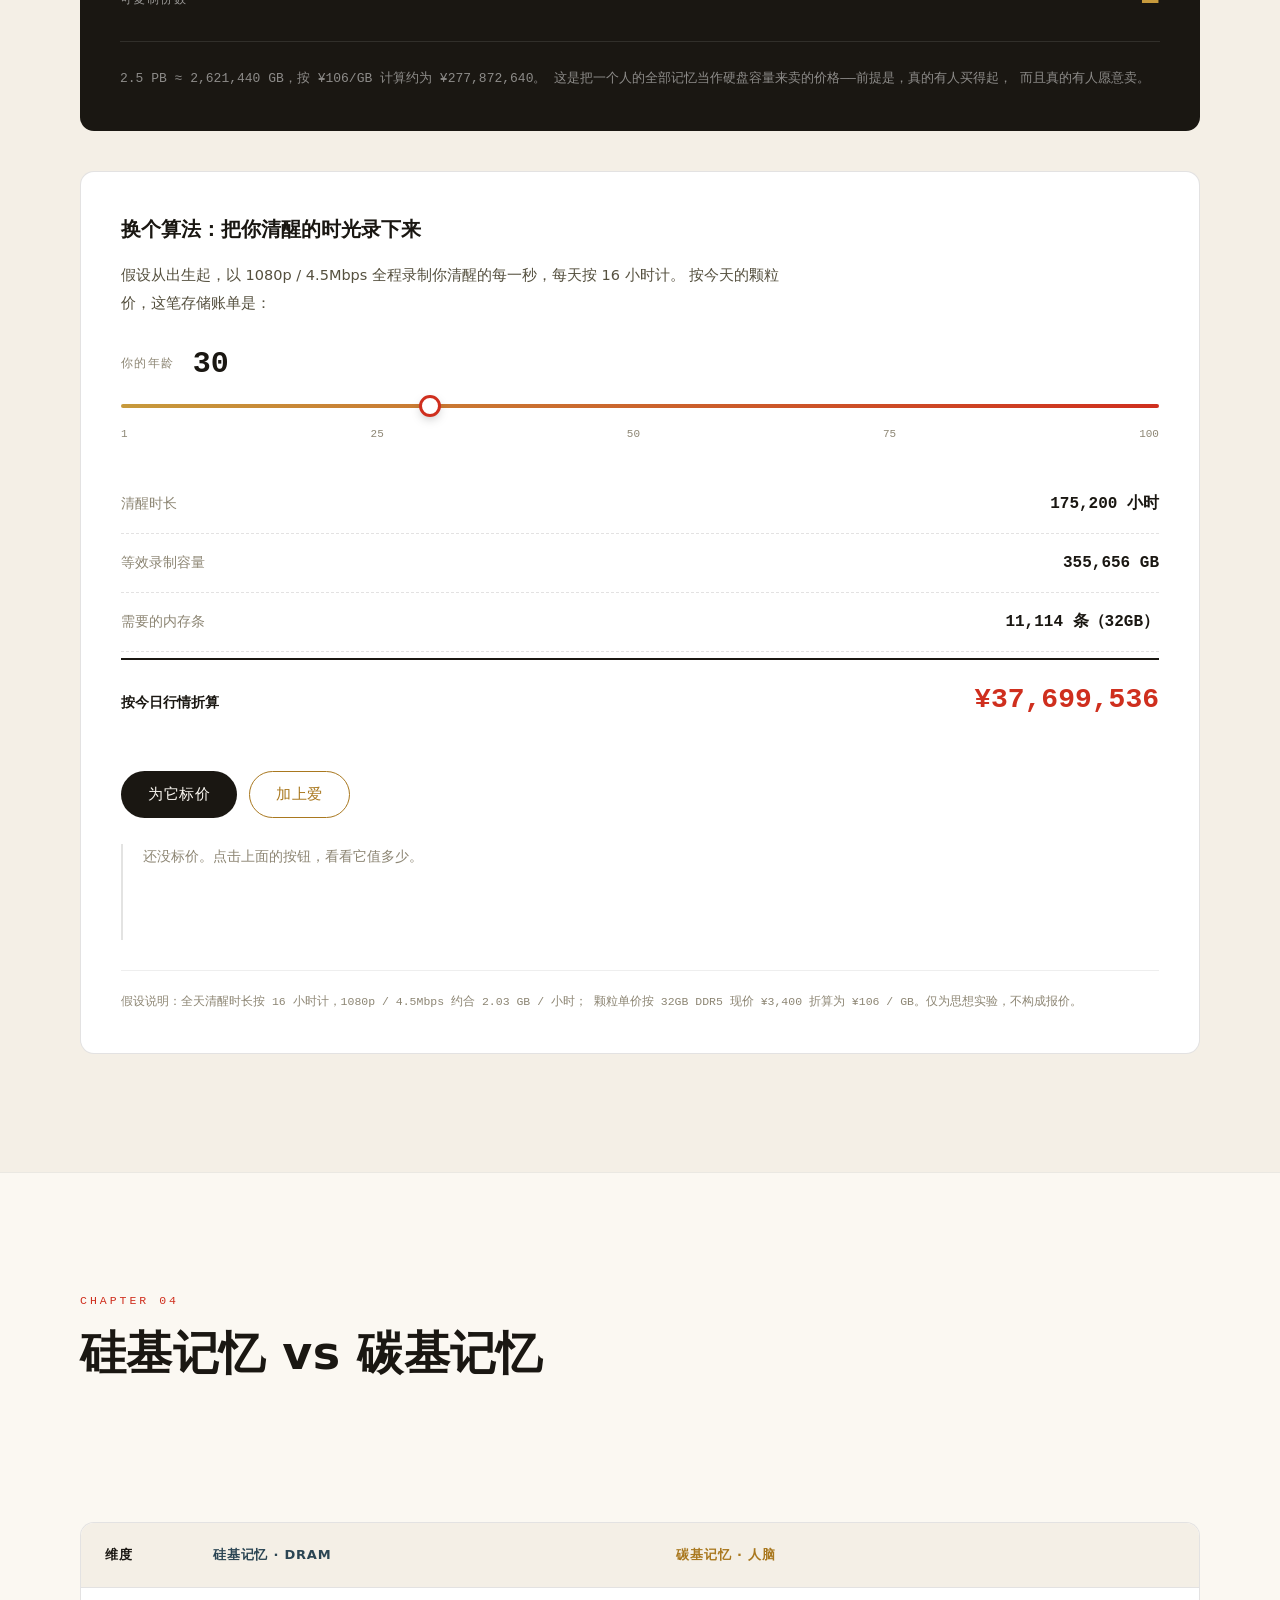
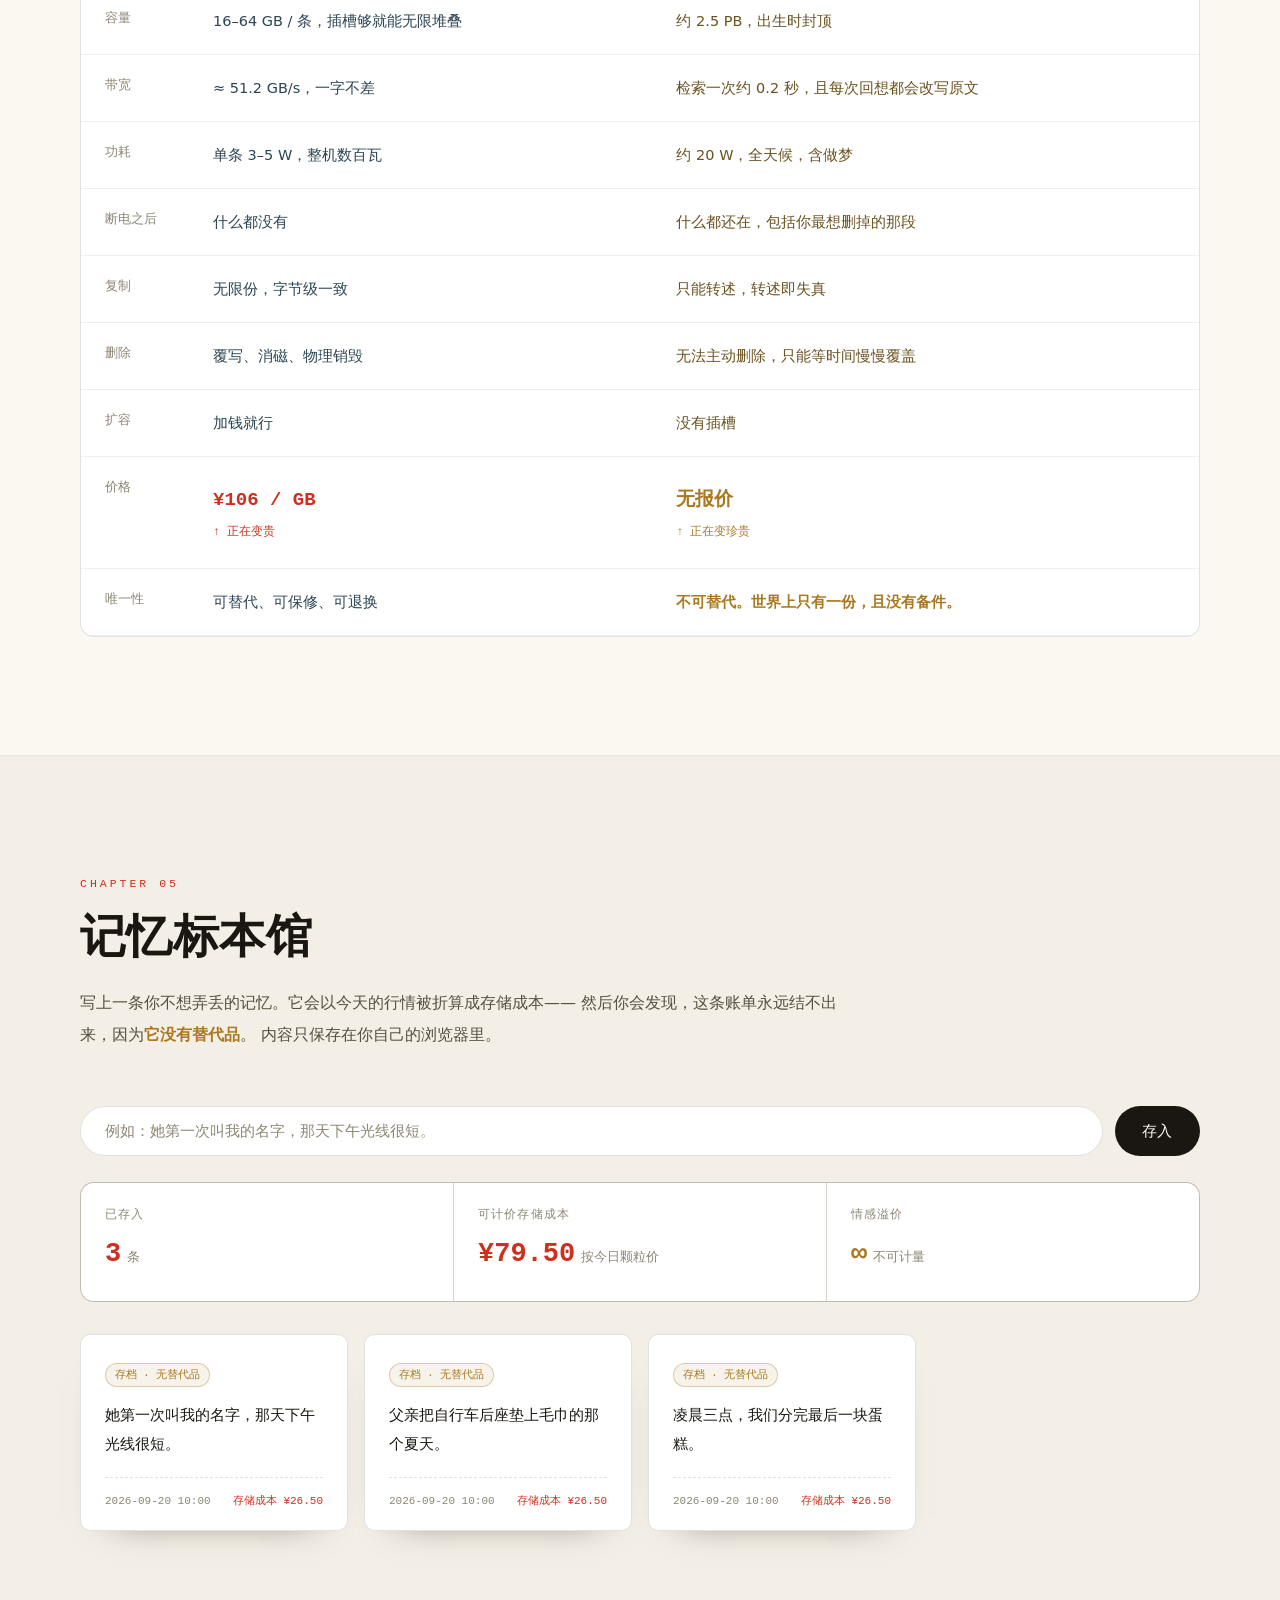
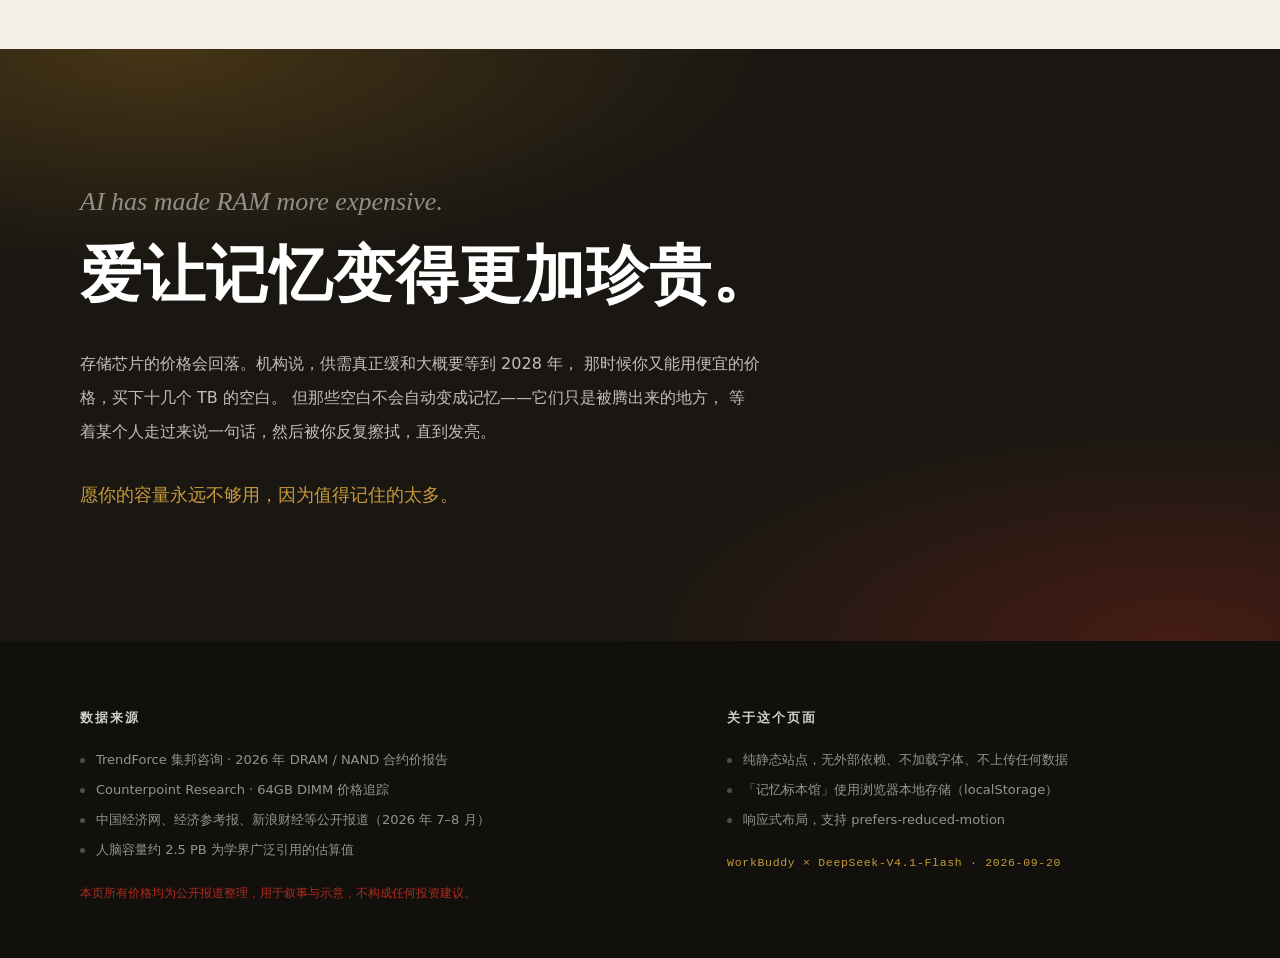
<file: WorkBuddy_DeepSeek-V4.1-Flash/index.html>
<!DOCTYPE html>
<html lang="zh-CN">
<head>
<meta charset="UTF-8" />
<meta name="viewport" content="width=device-width, initial-scale=1" />
<title>爱让记忆变得更加珍贵 · AI has made RAM more expensive</title>
<meta name="description" content="同一个词，两个世界：AI 把内存（RAM）变得昂贵，爱让人脑的记忆变得珍贵。" />
<meta name="theme-color" content="#f4efe6" />
<link rel="icon" href="data:image/svg+xml,<svg xmlns='http://www.w3.org/2000/svg' viewBox='0 0 32 32'><rect width='32' height='32' rx='7' fill='%231a1712'/><rect x='8' y='8' width='7' height='16' rx='1.6' fill='%23cf2f1e'/><rect x='17' y='8' width='7' height='16' rx='1.6' fill='%23a9781f'/></svg>" />
<link rel="stylesheet" href="assets/style.css" />
</head>
<body>
<div class="grain" aria-hidden="true"></div>

<header class="topbar" id="topbar">
  <div class="wrap topbar-inner">
    <a class="brand" href="#top">
      <span class="brand-mark" aria-hidden="true"></span>
      <span class="brand-text">MEMORY<em>·</em>记忆</span>
    </a>
    <nav class="topnav" aria-label="章节导航">
      <a href="#ch1">同一个词</a>
      <a href="#ch2">行情</a>
      <a href="#ch3">估值</a>
      <a href="#ch4">对照</a>
      <a href="#ch5">标本馆</a>
    </nav>
  </div>
  <div class="progress-track"><span id="progressBar"></span></div>
</header>

<main>

  <!-- ============ HERO ============ -->
  <section class="hero" id="top">
    <canvas id="memoryField" aria-hidden="true"></canvas>
    <div class="hero-glow" aria-hidden="true"></div>
    <div class="wrap hero-inner">
      <p class="kicker"><span class="dot"></span>2026 · 一则关于「记忆」的注脚</p>
      <h1 class="hero-title">
        <span class="en">AI has made RAM <em>more expensive</em>.</span>
        <span class="cn">爱让记忆<br />变得更加珍贵。</span>
      </h1>
      <p class="lede">
        汉语里只有一个词，同时指代那两样东西。<br />
        一样正被 AI 抢走产能，一年之内价格翻过四倍；<br />
        一样被爱反复擦拭，越擦越亮，无法报价。
      </p>
      <div class="hero-actions">
        <a class="btn btn-solid" href="#ch2">看看它现在多少钱</a>
        <a class="btn btn-ghost" href="#ch5">留下一条记忆</a>
      </div>
      <dl class="hero-facts">
        <div>
          <dt>32GB DDR5 内存套条</dt>
          <dd><s>¥800</s> <b>¥3,400</b></dd>
        </div>
        <div>
          <dt>人脑记忆容量</dt>
          <dd><b>约 2.5 PB</b> <s>不可扩容</s></dd>
        </div>
        <div>
          <dt>一份记忆的可复制份数</dt>
          <dd><b>1</b> <s>无备件</s></dd>
        </div>
      </dl>
    </div>
    <div class="ticker" aria-hidden="true">
      <div class="ticker-track" id="tickerTrack"></div>
    </div>
  </section>

  <!-- ============ CH 01 ============ -->
  <section class="section" id="ch1">
    <div class="wrap">
      <p class="chapter" data-reveal>CHAPTER 01</p>
      <h2 class="section-title" data-reveal>同一个词，两个世界</h2>
      <p class="section-lead" data-reveal>
        在汉语里，我们只有一个「记忆」。它既指那些让你在深夜忽然醒来的画面，
        也指插在主板上、按 GB 报价、断电就什么都不剩的那几根条子。
        于是 2026 年最有意思的一件事发生了：<b>同一个词的两端，价格走向完全相反。</b>
      </p>

      <div class="switch-board" data-reveal>
        <div class="switch-caption">
          <span class="sw-label is-on" data-switch-label="0">人的记忆</span>
          <button class="switch" id="wordSwitch" role="switch" aria-checked="false"
                  aria-label="切换「记忆」的两种含义">
            <span class="knob"></span>
          </button>
          <span class="sw-label" data-switch-label="1">机器的记忆</span>
        </div>

        <div class="switch-stage">
          <article class="panel panel-human" data-panel="0">
            <div class="photo">
              <div class="photo-frame">
                <span class="photo-tag">未命名 · 摄于某个下午</span>
              </div>
              <p class="hand">那天你站在门口，回头笑了一下。<br />我后来把这一秒钟，擦了很多遍。</p>
            </div>
            <ul class="spec spec-human">
              <li><span>容量</span><b>约 2.5 PB</b><i>估算值，不可插拔</i></li>
              <li><span>读取</span><b>约 0.2 秒 / 次</b><i>且每次读取都会改写原文</i></li>
              <li><span>功耗</span><b>约 20 W</b><i>含做梦</i></li>
              <li><span>保存</span><b>终生</b><i>断电也还在</i></li>
              <li><span>备份</span><b>不支持</b><i>只能转述，无法复制</i></li>
              <li class="hl"><span>报价</span><b>无</b><i>且正在变得更贵</i></li>
            </ul>
          </article>

          <article class="panel panel-machine" data-panel="1">
            <div class="module">
              <svg viewBox="0 0 520 200" role="img" aria-label="一条 DDR5 内存条的示意图">
                <defs>
                  <linearGradient id="pcb" x1="0" y1="0" x2="0" y2="1">
                    <stop offset="0" stop-color="#20313d" />
                    <stop offset="1" stop-color="#14222c" />
                  </linearGradient>
                  <linearGradient id="gold" x1="0" y1="0" x2="1" y2="0">
                    <stop offset="0" stop-color="#c8a04a" />
                    <stop offset="1" stop-color="#8f6f28" />
                  </linearGradient>
                </defs>
                <rect x="10" y="24" width="500" height="128" rx="8" fill="url(#pcb)" />
                <g fill="#2c3f4d">
                  <rect x="38" y="44" width="46" height="52" rx="3" />
                  <rect x="94" y="44" width="46" height="52" rx="3" />
                  <rect x="150" y="44" width="46" height="52" rx="3" />
                  <rect x="206" y="44" width="46" height="52" rx="3" />
                  <rect x="262" y="44" width="46" height="52" rx="3" />
                  <rect x="318" y="44" width="46" height="52" rx="3" />
                  <rect x="374" y="44" width="46" height="52" rx="3" />
                  <rect x="430" y="44" width="46" height="52" rx="3" />
                </g>
                <g class="pins" fill="url(#gold)">
                  <rect x="34" y="112" width="7" height="26" rx="1" />
                  <rect x="48" y="112" width="7" height="26" rx="1" />
                  <rect x="62" y="112" width="7" height="26" rx="1" />
                  <rect x="76" y="112" width="7" height="26" rx="1" />
                  <rect x="90" y="112" width="7" height="26" rx="1" />
                  <rect x="104" y="112" width="7" height="26" rx="1" />
                  <rect x="118" y="112" width="7" height="26" rx="1" />
                  <rect x="132" y="112" width="7" height="26" rx="1" />
                  <rect x="146" y="112" width="7" height="26" rx="1" />
                  <rect x="160" y="112" width="7" height="26" rx="1" />
                  <rect x="174" y="112" width="7" height="26" rx="1" />
                  <rect x="188" y="112" width="7" height="26" rx="1" />
                  <rect x="202" y="112" width="7" height="26" rx="1" />
                  <rect x="216" y="112" width="7" height="26" rx="1" />
                  <rect x="230" y="112" width="7" height="26" rx="1" />
                  <rect x="244" y="112" width="7" height="26" rx="1" />
                  <rect x="258" y="112" width="7" height="26" rx="1" />
                  <rect x="272" y="112" width="7" height="26" rx="1" />
                  <rect x="286" y="112" width="7" height="26" rx="1" />
                  <rect x="300" y="112" width="7" height="26" rx="1" />
                  <rect x="314" y="112" width="7" height="26" rx="1" />
                  <rect x="328" y="112" width="7" height="26" rx="1" />
                  <rect x="342" y="112" width="7" height="26" rx="1" />
                  <rect x="356" y="112" width="7" height="26" rx="1" />
                  <rect x="370" y="112" width="7" height="26" rx="1" />
                  <rect x="384" y="112" width="7" height="26" rx="1" />
                  <rect x="398" y="112" width="7" height="26" rx="1" />
                  <rect x="412" y="112" width="7" height="26" rx="1" />
                  <rect x="426" y="112" width="7" height="26" rx="1" />
                  <rect x="440" y="112" width="7" height="26" rx="1" />
                  <rect x="454" y="112" width="7" height="26" rx="1" />
                  <rect x="468" y="112" width="7" height="26" rx="1" />
                </g>
                <rect x="240" y="24" width="4" height="128" fill="#0e1a22" />
                <text x="262" y="82" fill="#d8cfa8" font-size="15" font-family="monospace"
                      letter-spacing="1">DDR5 · 32GB · NON-ECC</text>
                <text class="hot" x="262" y="105" fill="#e0503a" font-size="13"
                      font-family="monospace" letter-spacing="1">POWER LOST = EVIDENCE LOST</text>
              </svg>
            </div>
            <ul class="spec spec-machine">
              <li><span>容量</span><b>16 / 32 / 64 GB</b><i>插槽够就能加</i></li>
              <li><span>带宽</span><b>≈ 51.2 GB/s</b><i>DDR5-6400 单通道</i></li>
              <li><span>功耗</span><b>单条 3–5 W</b><i>整机数百瓦</i></li>
              <li><span>保存</span><b>断电即失</b><i>名字就叫「易失性」</i></li>
              <li><span>备份</span><b>无限复制</b><i>一字不差</i></li>
              <li class="hl"><span>报价</span><b>¥106 / GB</b><i>↑ 一年内翻了四倍多</i></li>
            </ul>
          </article>
        </div>

        <p class="switch-note" id="switchNote">
          同一个词的两端：一边不可扩容、不可复制、不可报价；一边可以插满 128GB，但断电就忘。
        </p>
      </div>
    </div>
  </section>

  <!-- ============ CH 02 ============ -->
  <section class="section section-alt" id="ch2">
    <div class="wrap">
      <p class="chapter" data-reveal>CHAPTER 02</p>
      <h2 class="section-title" data-reveal>AI 把「记忆」买贵了</h2>
      <p class="section-lead" data-reveal>
        这不是一次普通的存储周期。过去二十年，内存价格由手机和电脑的库存节奏推动，
        两三年一个轮回。而这一轮，掏钱的是数据中心——
        <b>单台 AI 服务器的内存搭载量，是传统服务器的 8 到 10 倍。</b>
        三大原厂把 70%–90% 的先进产能转向利润更高的 HBM，
        留给消费级的那部分，被系统性抽走了。
      </p>

      <div class="chart-card" data-reveal>
        <div class="chart-head">
          <div>
            <h3>32GB DDR5 内存套条 · 国内零售参考价</h3>
            <p class="chart-sub">据公开报道整理的近似走势 · 单位：元人民币</p>
          </div>
          <div class="chart-badge">
            <span>一年涨幅</span>
            <strong id="ramMultiple">+325%</strong>
          </div>
        </div>
        <div class="chart-body">
          <div class="chart-y" aria-hidden="true"></div>
          <div class="bars" id="ramChart" role="img"
               aria-label="32GB DDR5 内存价格从 2025 年一季度的 620 元上涨至 2026 年三季度的 3400 元"></div>
        </div>
        <p class="chart-foot">
          同一时期，1TB 固态硬盘从约 ¥400 涨到千元以上；16GB DDR5 与 1TB SSD 的终端价同比涨幅均超过 130%。
          <span class="warn">数据仅用于叙事与示意，不构成任何投资参考。</span>
        </p>
      </div>

      <div class="stat-grid" data-reveal>
        <article class="stat">
          <p class="stat-num" data-count="98" data-prefix="+" data-suffix="%">+98%</p>
          <h4>2026 Q1 一般型 DRAM 合约价环比涨幅</h4>
          <p class="src">TrendForce</p>
        </article>
        <article class="stat">
          <p class="stat-num" data-count="63" data-prefix="+" data-suffix="%">+63%</p>
          <h4>2026 Q2 环比涨幅仍未停歇</h4>
          <p class="src">TrendForce</p>
        </article>
        <article class="stat">
          <p class="stat-num" data-count="25" data-suffix="%">25%</p>
          <h4>HBM 已占 DRAM 晶圆产能的份额</h4>
          <p class="src">2020 年这个数字是 2%</p>
        </article>
        <article class="stat">
          <p class="stat-num" data-count="10" data-suffix="×">10×</p>
          <h4>AI 服务器单机内存搭载量 / 传统服务器</h4>
          <p class="src">行业测算</p>
        </article>
        <article class="stat">
          <p class="stat-num" data-count="53" data-suffix="%">53%</p>
          <h4>全球存储需求中被 AI 服务器吃掉的比例</h4>
          <p class="src">2026 年预测</p>
        </article>
        <article class="stat">
          <p class="stat-num" data-count="37" data-prefix="$" data-suffix="/GB">$37/GB</p>
          <h4>服务器级 DDR5 RDIMM 现货单价上限</h4>
          <p class="src">12TB 内存池硬件成本近 50 万美元</p>
        </article>
      </div>

      <div class="capacity-card" data-reveal>
        <h3>一片晶圆，只能去一个地方</h3>
        <p class="capacity-note">
          一片 HBM 晶圆，大约要消耗三片 DDR5 的产能。当原厂把产线掉头，
          你手里的那根内存条就变成了「剩下的部分」。
        </p>
        <div class="cap-legend">
          <span><i class="k-hbm"></i>HBM 高带宽内存（优先供给 AI）</span>
          <span><i class="k-gen"></i>通用 DRAM（供给 PC 与手机）</span>
        </div>
        <div class="capacity-bars">
          <div class="cap-row">
            <span class="cap-year">2020</span>
            <div class="cap-track">
              <span class="cap-fill cap-hbm" style="--w: 2%" title="HBM 占 DRAM 晶圆产能 2%">HBM 2%</span>
              <span class="cap-fill cap-gen" style="--w: 98%" title="通用 DRAM 占 98%">通用 DRAM 98%</span>
            </div>
          </div>
          <div class="cap-row">
            <span class="cap-year">2026</span>
            <div class="cap-track">
              <span class="cap-fill cap-hbm" style="--w: 25%" title="HBM 占 DRAM 晶圆产能 25%">HBM 25%</span>
              <span class="cap-fill cap-gen" style="--w: 75%" title="通用 DRAM 占 75%">通用 DRAM 75%</span>
            </div>
          </div>
        </div>
      </div>

      <ol class="chain" data-reveal>
        <li>
          <b>云端长单</b>
          <span>超大规模云厂商用多年期协议，提前锁走未来数年的晶圆产出。</span>
        </li>
        <li>
          <b>产能转向</b>
          <span>三大原厂把 70%–90% 的先进产能押给 HBM 与服务器 DRAM。</span>
        </li>
        <li>
          <b>消费级让位</b>
          <span>手机、PC 能分到的通用 DRAM 被压缩，库存降到历史低位。</span>
        </li>
        <li>
          <b>代价传导</b>
          <span>内存条、固态硬盘、手机、游戏主机，一路涨价到你手上。</span>
        </li>
      </ol>
    </div>
  </section>

  <!-- ============ CH 03 ============ -->
  <section class="section" id="ch3">
    <div class="wrap">
      <p class="chapter" data-reveal>CHAPTER 03</p>
      <h2 class="section-title" data-reveal>给一份记忆估价</h2>
      <p class="section-lead" data-reveal>
        既然「记忆」可以用 GB 报价，那我们不妨老老实实算一次：
        一个人一辈子的记忆，按今天的行情，值多少钱。
        算完之后你会发现——<b>数字很大，但它依然是最便宜的那部分。</b>
      </p>

      <div class="quote-card" data-reveal>
        <p class="quote-line">
          <span>人脑等效容量</span>
          <b data-count="2.5" data-decimals="1" data-suffix=" PB">2.5 PB</b>
        </p>
        <p class="quote-line">
          <span>今日颗粒价</span>
          <b>¥106 / GB</b>
        </p>
        <p class="quote-line">
          <span>折算总额</span>
          <b class="money">≈ ¥2.78 亿</b>
        </p>
        <p class="quote-line">
          <span>运行功耗</span>
          <b>20 W</b>
        </p>
        <p class="quote-line">
          <span>可复制份数</span>
          <b class="cp">1</b>
        </p>
        <p class="quote-foot">
          2.5 PB ≈ 2,621,440 GB，按 ¥106/GB 计算约为 ¥277,872,640。
          这是把一个人的全部记忆当作硬盘容量来卖的价格——前提是，真的有人买得起，
          而且真的有人愿意卖。
        </p>
      </div>

      <div class="calc-card" data-reveal>
        <h3>换个算法：把你清醒的时光录下来</h3>
        <p class="calc-note">
          假设从出生起，以 1080p / 4.5Mbps 全程录制你清醒的每一秒，每天按 16 小时计。
          按今天的颗粒价，这笔存储账单是：
        </p>

        <div class="calc-control">
          <label for="ageRange">你的年龄</label>
          <output id="ageOut">30</output>
          <input type="range" id="ageRange" min="1" max="100" value="30" step="1" />
          <div class="calc-scale" aria-hidden="true">
            <span>1</span><span>25</span><span>50</span><span>75</span><span>100</span>
          </div>
        </div>

        <ul class="calc-lines">
          <li><span>清醒时长</span><b id="calcHours">175,200 小时</b></li>
          <li><span>等效录制容量</span><b id="calcGb">355,656 GB</b></li>
          <li><span>需要的内存条</span><b id="calcSticks">11,114 条（32GB）</b></li>
          <li class="total"><span>按今日行情折算</span><b id="calcCost">¥37,699,536</b></li>
        </ul>

        <div class="calc-actions">
          <button class="btn btn-solid" id="btnQuote">为它标价</button>
          <button class="btn btn-gold" id="btnLove">加上爱</button>
        </div>

        <div class="calc-verdict" id="calcVerdict" aria-live="polite">
          <p class="verdict-idle">还没标价。点击上面的按钮，看看它值多少。</p>
        </div>
        <p class="calc-asm">
          假设说明：全天清醒时长按 16 小时计，1080p / 4.5Mbps 约合 2.03 GB / 小时；
          颗粒单价按 32GB DDR5 现价 ¥3,400 折算为 ¥106 / GB。仅为思想实验，不构成报价。
        </p>
      </div>
    </div>
  </section>

  <!-- ============ CH 04 ============ -->
  <section class="section section-alt" id="ch4">
    <div class="wrap">
      <p class="chapter" data-reveal>CHAPTER 04</p>
      <h2 class="section-title" data-reveal>硅基记忆 vs 碳基记忆</h2>
      <p class="section-lead" data-reveal>
        把两种「记忆」放在同一张表里，你会立刻看到：它们几乎没有一项参数是同一个量级，
        除了最后两行——<b>一行有报价，一行没有。</b>
      </p>

      <div class="table-wrap" data-reveal>
        <table class="compare">
          <thead>
            <tr>
              <th scope="col">维度</th>
              <th scope="col"><span class="th-machine">硅基记忆 · DRAM</span></th>
              <th scope="col"><span class="th-human">碳基记忆 · 人脑</span></th>
            </tr>
          </thead>
          <tbody>
            <tr>
              <th scope="row">容量</th>
              <td>16–64 GB / 条，插槽够就能无限堆叠</td>
              <td>约 2.5 PB，出生时封顶</td>
            </tr>
            <tr>
              <th scope="row">带宽</th>
              <td>≈ 51.2 GB/s，一字不差</td>
              <td>检索一次约 0.2 秒，且每次回想都会改写原文</td>
            </tr>
            <tr>
              <th scope="row">功耗</th>
              <td>单条 3–5 W，整机数百瓦</td>
              <td>约 20 W，全天候，含做梦</td>
            </tr>
            <tr>
              <th scope="row">断电之后</th>
              <td>什么都没有</td>
              <td>什么都还在，包括你最想删掉的那段</td>
            </tr>
            <tr>
              <th scope="row">复制</th>
              <td>无限份，字节级一致</td>
              <td>只能转述，转述即失真</td>
            </tr>
            <tr>
              <th scope="row">删除</th>
              <td>覆写、消磁、物理销毁</td>
              <td>无法主动删除，只能等时间慢慢覆盖</td>
            </tr>
            <tr>
              <th scope="row">扩容</th>
              <td>加钱就行</td>
              <td>没有插槽</td>
            </tr>
            <tr class="row-price">
              <th scope="row">价格</th>
              <td><b>¥106 / GB</b> <span class="up">↑ 正在变贵</span></td>
              <td><b>无报价</b> <span class="up-gold">↑ 正在变珍贵</span></td>
            </tr>
            <tr class="row-key">
              <th scope="row">唯一性</th>
              <td>可替代、可保修、可退换</td>
              <td><b>不可替代。世界上只有一份，且没有备件。</b></td>
            </tr>
          </tbody>
        </table>
      </div>
    </div>
  </section>

  <!-- ============ CH 05 ============ -->
  <section class="section" id="ch5">
    <div class="wrap">
      <p class="chapter" data-reveal>CHAPTER 05</p>
      <h2 class="section-title" data-reveal>记忆标本馆</h2>
      <p class="section-lead" data-reveal>
        写上一条你不想弄丢的记忆。它会以今天的行情被折算成存储成本——
        然后你会发现，这条账单永远结不出来，因为<strong>它没有替代品</strong>。
        内容只保存在你自己的浏览器里。
      </p>

      <div class="museum-bar" data-reveal>
        <label class="sr-only" for="memoryInput">写下一条记忆</label>
        <input id="memoryInput" type="text" maxlength="60"
               placeholder="例如：她第一次叫我的名字，那天下午光线很短。" />
        <button class="btn btn-solid" id="btnSave">存入</button>
      </div>

      <div class="museum-stats" data-reveal>
        <div><span>已存入</span><b id="mCount">0</b><i>条</i></div>
        <div><span>可计价存储成本</span><b id="mCost">¥0.00</b><i>按今日颗粒价</i></div>
        <div class="inf"><span>情感溢价</span><b>∞</b><i>不可计量</i></div>
      </div>

      <div class="museum-wall" id="museumWall" data-reveal></div>
      <p class="museum-empty" id="museumEmpty">标本馆还是空的。写下第一条。</p>
    </div>
  </section>

  <!-- ============ OUTRO ============ -->
  <section class="outro">
    <div class="wrap">
      <p class="outro-en">AI has made RAM more expensive.</p>
      <h2 class="outro-cn">爱让记忆变得更加珍贵。</h2>
      <p class="outro-text">
        存储芯片的价格会回落。机构说，供需真正缓和大概要等到 2028 年，
        那时候你又能用便宜的价格，买下十几个 TB 的空白。
        但那些空白不会自动变成记忆——它们只是被腾出来的地方，
        等着某个人走过来说一句话，然后被你反复擦拭，直到发亮。
      </p>
      <p class="outro-sign">愿你的容量永远不够用，因为值得记住的太多。</p>
    </div>
  </section>

  <footer class="footer">
    <div class="wrap footer-inner">
      <div class="footer-col">
        <h4>数据来源</h4>
        <ul>
          <li>TrendForce 集邦咨询 · 2026 年 DRAM / NAND 合约价报告</li>
          <li>Counterpoint Research · 64GB DIMM 价格追踪</li>
          <li>中国经济网、经济参考报、新浪财经等公开报道（2026 年 7–8 月）</li>
          <li>人脑容量约 2.5 PB 为学界广泛引用的估算值</li>
        </ul>
        <p class="disclaimer">
          本页所有价格均为公开报道整理，用于叙事与示意，不构成任何投资建议。
        </p>
      </div>
      <div class="footer-col">
        <h4>关于这个页面</h4>
        <ul>
          <li>纯静态站点，无外部依赖、不加载字体、不上传任何数据</li>
          <li>「记忆标本馆」使用浏览器本地存储（localStorage）</li>
          <li>响应式布局，支持 prefers-reduced-motion</li>
        </ul>
        <p class="credit">WorkBuddy × DeepSeek-V4.1-Flash · 2026-09-20</p>
      </div>
    </div>
  </footer>

</main>

<script src="assets/app.js"></script>
</body>
</html>
</file>
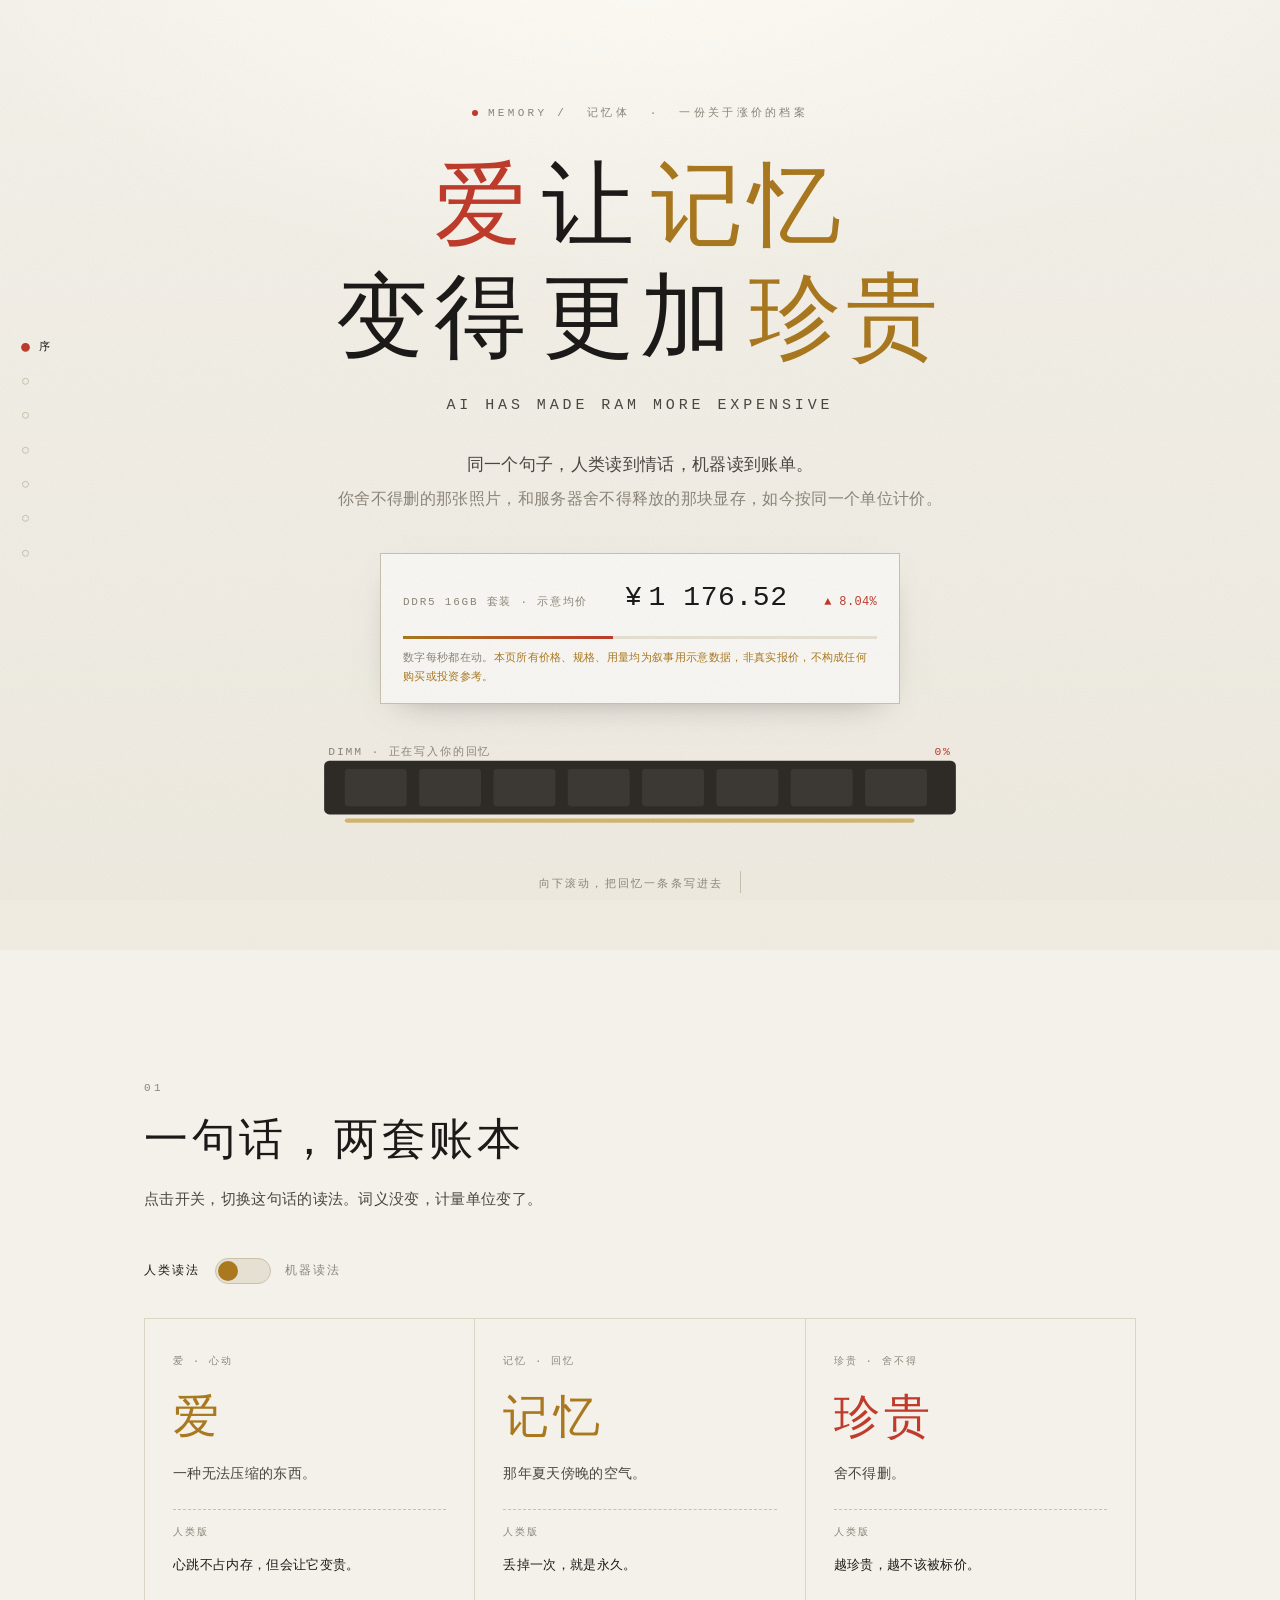
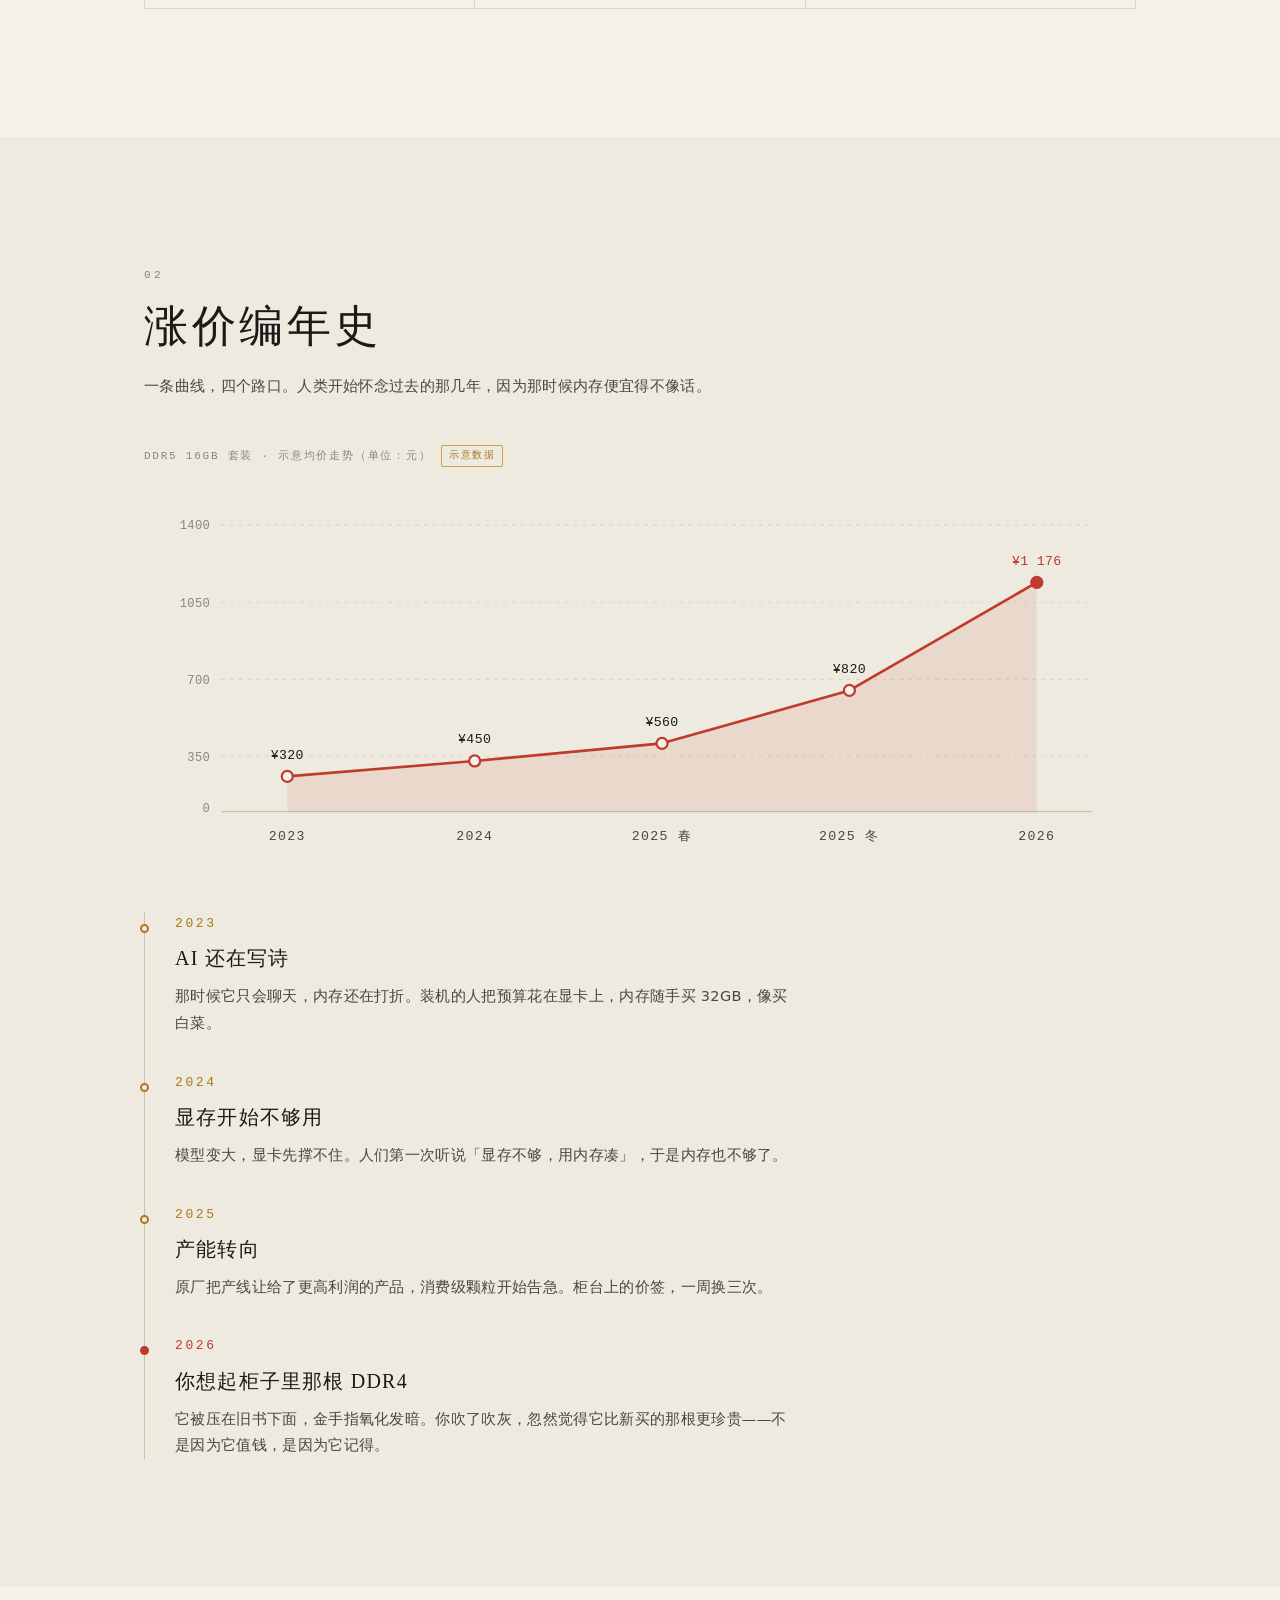
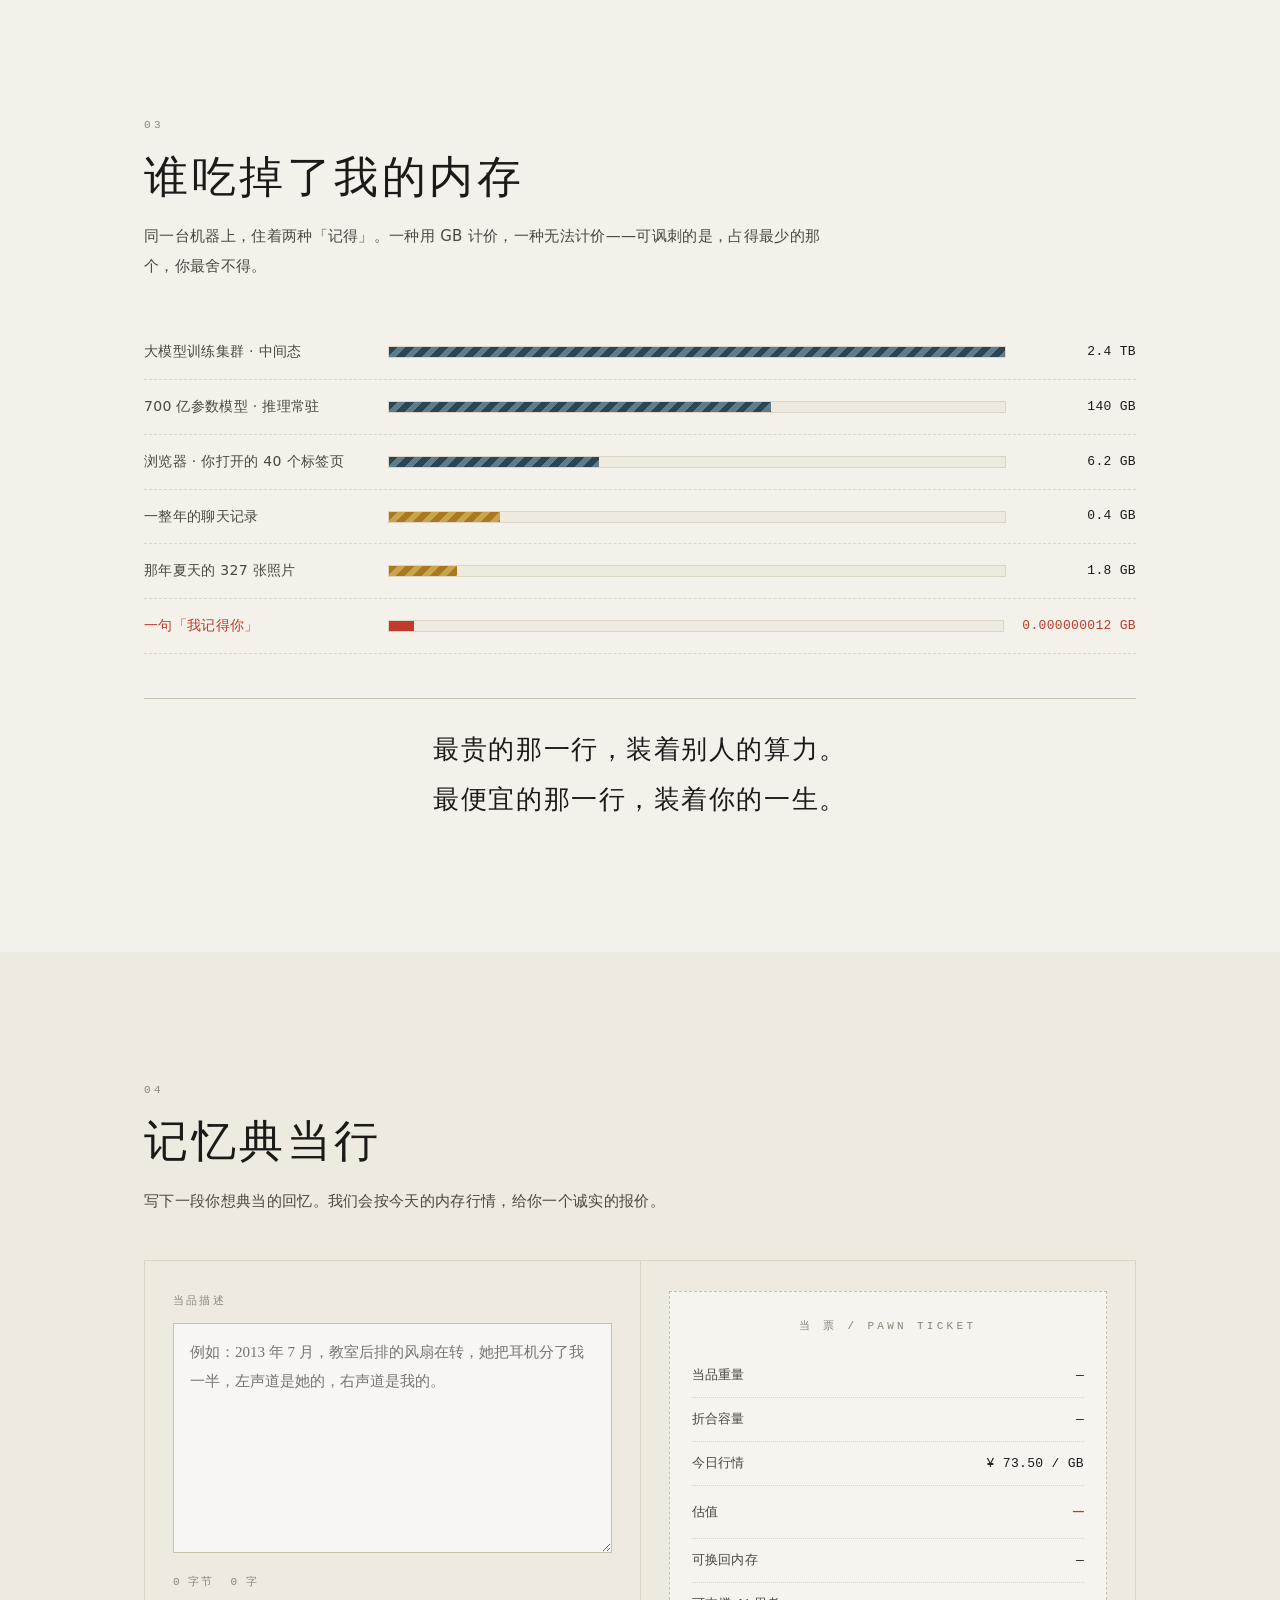
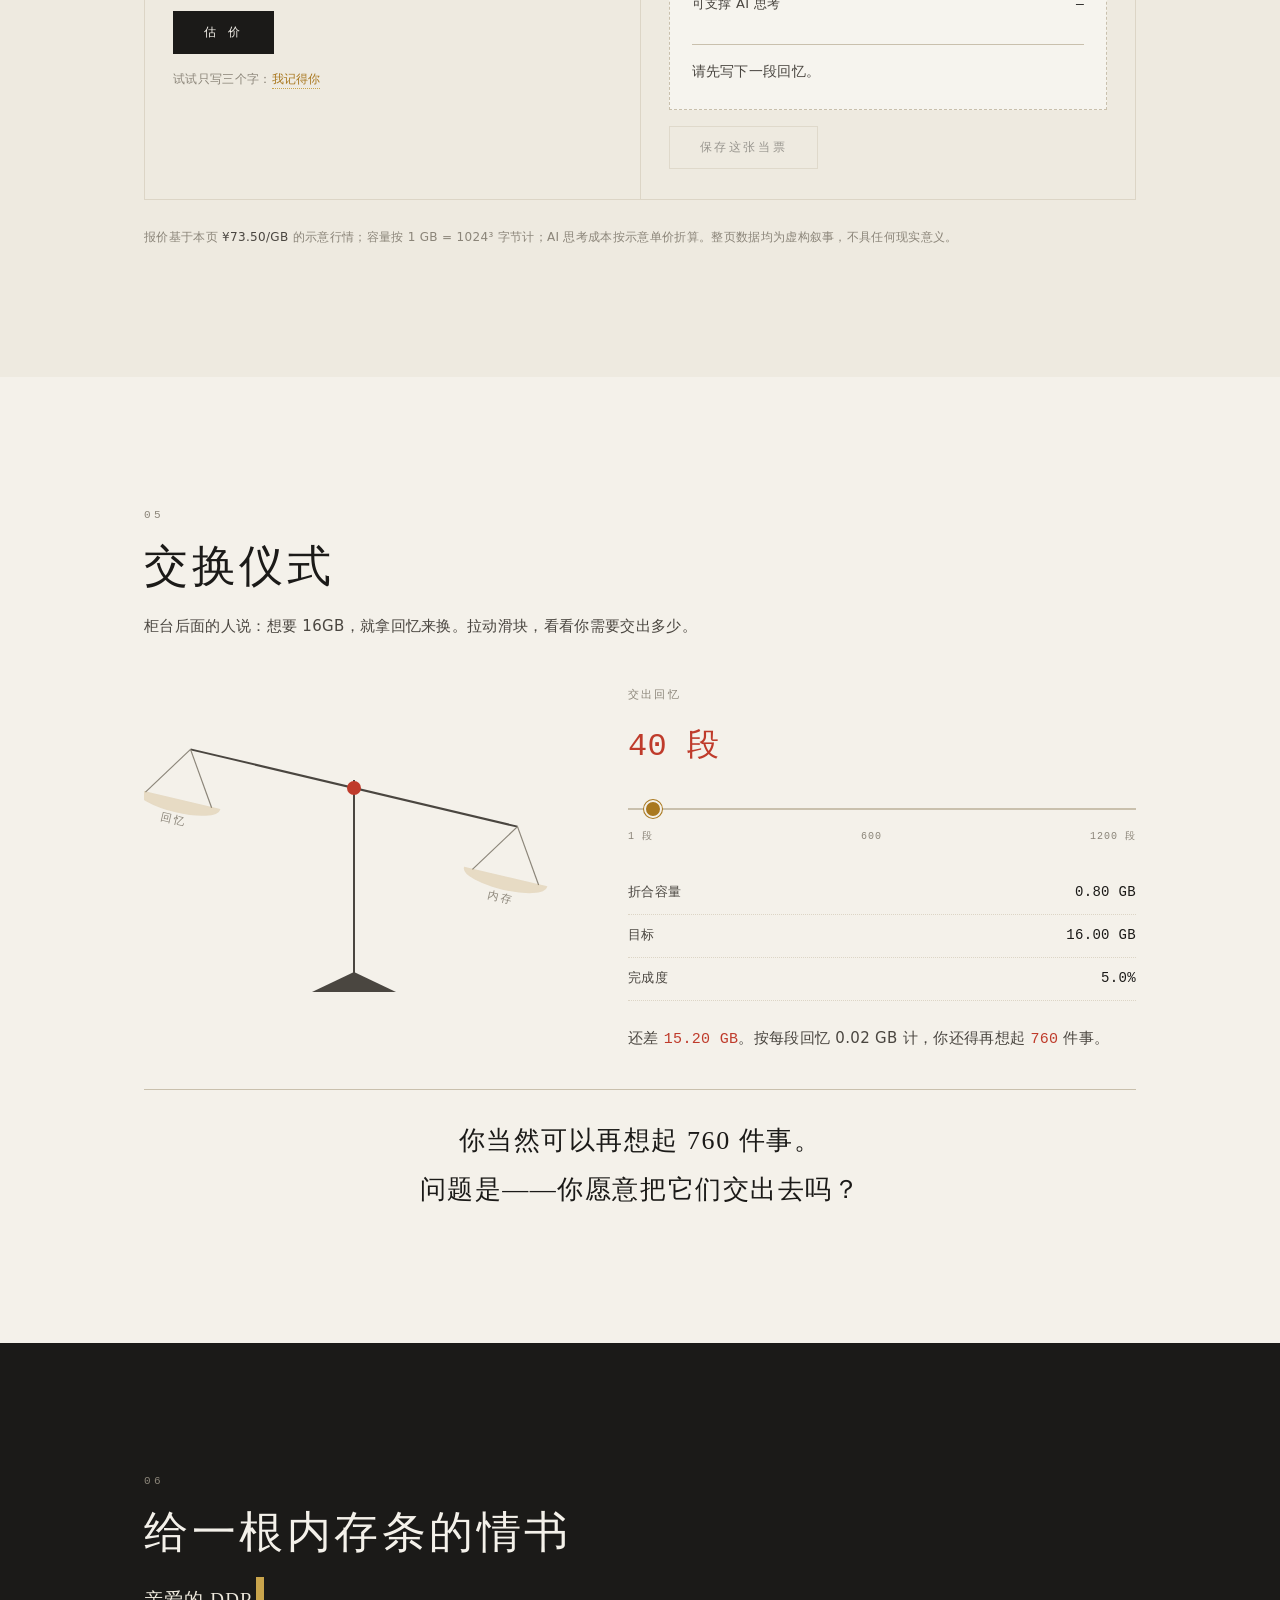
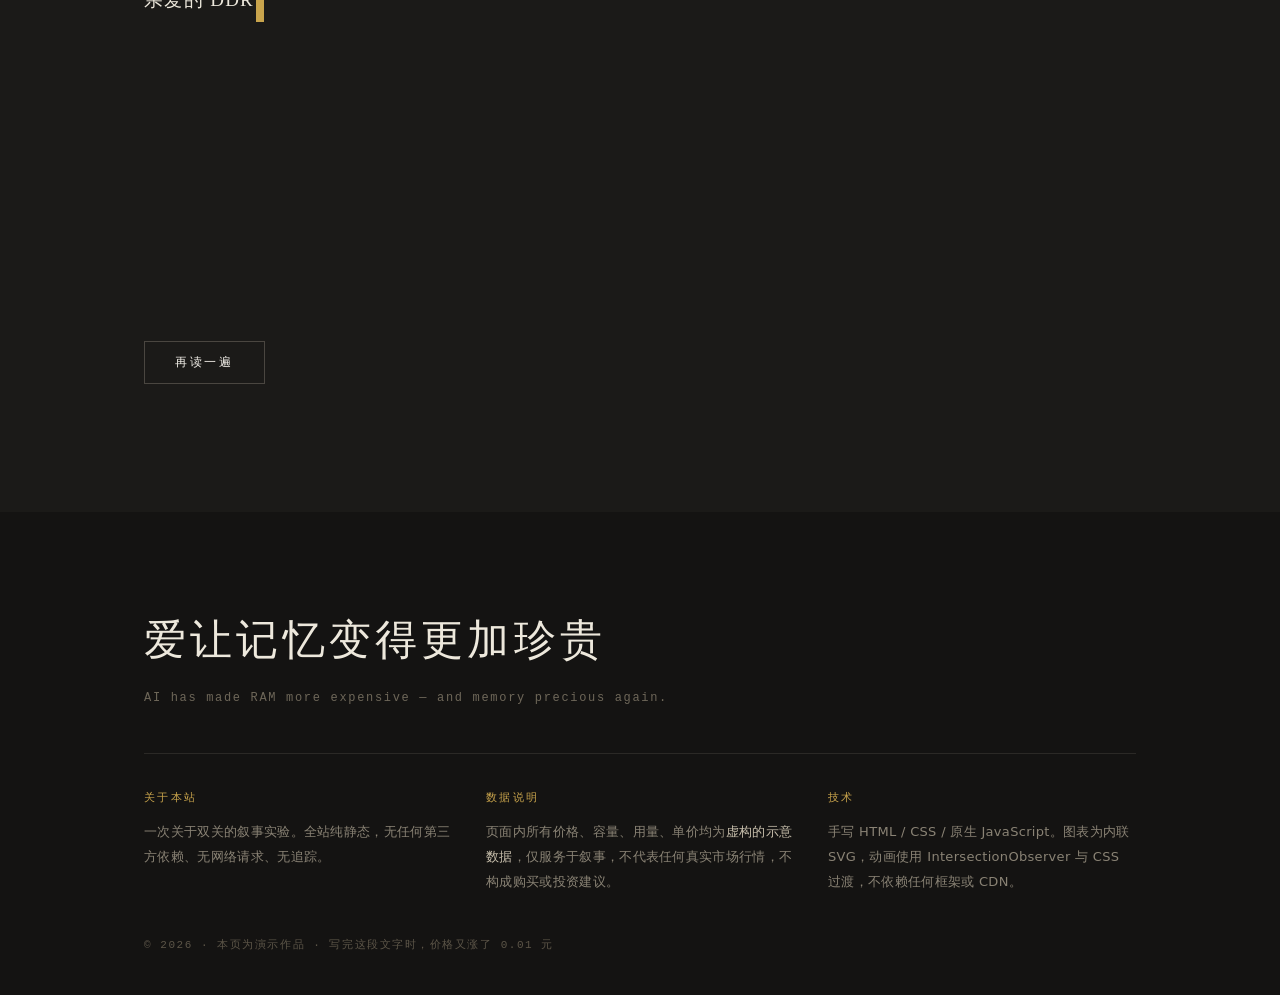
<file: WorkBuddy_Hy4-Preview/index.html>
<!DOCTYPE html>
<html lang="zh-CN">
<head>
<meta charset="UTF-8">
<meta name="viewport" content="width=device-width, initial-scale=1">
<title>爱让记忆变得更加珍贵 · AI has made RAM more expensive</title>
<meta name="description" content="一句中文，两种读法：人类读到情话，机器读到账单。关于记忆、内存与涨价的一次叙事实验。">
<link rel="stylesheet" href="assets/style.css">
</head>
<body>

<div class="grain" aria-hidden="true"></div>
<div class="scrollbar" aria-hidden="true"><i id="scrollFill"></i></div>

<nav class="sidenav" aria-label="章节导航">
  <ol>
    <li><a href="#hero" data-dot="0"><span>序</span></a></li>
    <li><a href="#pun" data-dot="1"><span>双关</span></a></li>
    <li><a href="#chronicle" data-dot="2"><span>编年史</span></a></li>
    <li><a href="#appetite" data-dot="3"><span>胃口</span></a></li>
    <li><a href="#pawn" data-dot="4"><span>典当行</span></a></li>
    <li><a href="#exchange" data-dot="5"><span>交换</span></a></li>
    <li><a href="#letter" data-dot="6"><span>情书</span></a></li>
  </ol>
</nav>

<!-- ============ 0 · HERO ============ -->
<header class="hero" id="hero">
  <div class="hero-inner">

    <p class="eyebrow"><i class="dot"></i>MEMORY&nbsp;/&nbsp;&nbsp;记忆体&nbsp;&nbsp;·&nbsp;&nbsp;一份关于涨价的档案</p>

    <h1 class="title">
      <span class="t-line"><span class="ch ch-ai" data-h="爱" data-m="AI">爱</span><span class="ch" data-h="让" data-m="让">让</span><span class="ch ch-mem" data-h="记忆" data-m="RAM">记忆</span></span><br>
      <span class="t-line"><span class="ch" data-h="变得" data-m="变得">变得</span><span class="ch ch-cost" data-h="更加" data-m="更加">更加</span><span class="ch ch-cost2" data-h="珍贵" data-m="昂贵">珍贵</span></span>
    </h1>

    <p class="title-en">AI&nbsp;has&nbsp;made&nbsp;RAM&nbsp;more&nbsp;expensive</p>

    <p class="tagline">
      同一个句子，人类读到情话，机器读到账单。<br>
      <span class="muted">你舍不得删的那张照片，和服务器舍不得释放的那块显存，如今按同一个单位计价。</span>
    </p>

    <div class="ticker" role="group" aria-label="示意行情">
      <div class="ticker-row">
        <span class="ticker-label">DDR5 16GB 套装 · 示意均价</span>
        <span class="ticker-val" id="priceVal">¥&thinsp;1 176.00</span>
        <span class="ticker-up" id="priceUp">▲ 0.00%</span>
      </div>
      <div class="ticker-bar"><i id="priceFill"></i></div>
      <p class="ticker-note">
        数字每秒都在动。<span class="warn">本页所有价格、规格、用量均为叙事用示意数据，非真实报价，不构成任何购买或投资参考。</span>
      </p>
    </div>

    <div class="stick-wrap" aria-hidden="true">
      <svg class="stick" viewBox="0 0 620 96" role="img" aria-label="一根正在被填满的内存条">
        <rect class="pcb" x="4" y="22" width="612" height="52" rx="5"/>
        <g class="chips">
          <rect class="chip" x="24"  y="30" width="60" height="36" rx="3"/>
          <rect class="chip" x="96"  y="30" width="60" height="36" rx="3"/>
          <rect class="chip" x="168" y="30" width="60" height="36" rx="3"/>
          <rect class="chip" x="240" y="30" width="60" height="36" rx="3"/>
          <rect class="chip" x="312" y="30" width="60" height="36" rx="3"/>
          <rect class="chip" x="384" y="30" width="60" height="36" rx="3"/>
          <rect class="chip" x="456" y="30" width="60" height="36" rx="3"/>
          <rect class="chip" x="528" y="30" width="60" height="36" rx="3"/>
        </g>
        <g class="pins">
          <rect x="24" y="78" width="552" height="4" rx="2"/>
        </g>
        <text class="stick-txt" x="8" y="16">DIMM · 正在写入你的回忆</text>
        <text class="stick-pct" x="612" y="16" text-anchor="end" id="stickPct">0%</text>
      </svg>
    </div>

    <p class="scroll-hint">向下滚动，把回忆一条条写进去 <i class="arrow"></i></p>
  </div>
</header>

<main>

<!-- ============ 1 · 双关 ============ -->
<section class="sec" id="pun">
  <div class="wrap">
    <p class="sec-no">01</p>
    <h2 class="sec-title">一句话，两套账本</h2>
    <p class="sec-sub">点击开关，切换这句话的读法。词义没变，计量单位变了。</p>

    <div class="reader">
      <span class="reader-side is-on" data-mode="human">人类读法</span>
      <button class="switch" id="modeSwitch" role="switch" aria-checked="false" aria-label="切换人类读法与机器读法">
        <i></i>
      </button>
      <span class="reader-side" data-mode="machine">机器读法</span>
    </div>

    <div class="pun-grid">
      <article class="pun-card" data-tag-h="爱 · 心动" data-tag-m="AI · 算力">
        <p class="pun-tag">爱 · 心动</p>
        <p class="pun-word" data-h="爱" data-m="AI">爱</p>
        <p class="pun-line" data-h="一种无法压缩的东西。" data-m="一种按 TFLOPS 计费的东西。">一种无法压缩的东西。</p>
        <p class="pun-foot">
          <span data-h="人类版" data-m="机器版">人类版</span>
          <em data-h="心跳不占内存，但会让它变贵。" data-m="每一次推理，都要借走一片显存。">心跳不占内存，但会让它变贵。</em>
        </p>
      </article>

      <article class="pun-card" data-tag-h="记忆 · 回忆" data-tag-m="RAM · 内存">
        <p class="pun-tag">记忆 · 回忆</p>
        <p class="pun-word ch-mem" data-h="记忆" data-m="RAM">记忆</p>
        <p class="pun-line" data-h="那年夏天傍晚的空气。" data-m="8GB × 2，双面颗粒。">那年夏天傍晚的空气。</p>
        <p class="pun-foot">
          <span data-h="人类版" data-m="机器版">人类版</span>
          <em data-h="丢掉一次，就是永久。" data-m="断电一次，就是永久。">丢掉一次，就是永久。</em>
        </p>
      </article>

      <article class="pun-card" data-tag-h="珍贵 · 舍不得" data-tag-m="昂贵 · 买不起">
        <p class="pun-tag">珍贵 · 舍不得</p>
        <p class="pun-word ch-cost2" data-h="珍贵" data-m="昂贵">珍贵</p>
        <p class="pun-line" data-h="舍不得删。" data-m="买不起。">舍不得删。</p>
        <p class="pun-foot">
          <span data-h="人类版" data-m="机器版">人类版</span>
          <em data-h="越珍贵，越不该被标价。" data-m="越昂贵，越有人抢着囤。">越珍贵，越不该被标价。</em>
        </p>
      </article>
    </div>
  </div>
</section>

<!-- ============ 2 · 编年史 ============ -->
<section class="sec sec-alt" id="chronicle">
  <div class="wrap">
    <p class="sec-no">02</p>
    <h2 class="sec-title">涨价编年史</h2>
    <p class="sec-sub">一条曲线，四个路口。人类开始怀念过去的那几年，因为那时候内存便宜得不像话。</p>

    <figure class="chart">
      <figcaption>DDR5 16GB 套装 · 示意均价走势（单位：元）<span class="badge">示意数据</span></figcaption>
      <svg viewBox="0 0 900 340" class="linechart" role="img" aria-label="价格走势折线图">
        <g class="grid">
          <line x1="70" y1="40"  x2="860" y2="40"/>
          <line x1="70" y1="110" x2="860" y2="110"/>
          <line x1="70" y1="180" x2="860" y2="180"/>
          <line x1="70" y1="250" x2="860" y2="250"/>
          <text x="60" y="44"  text-anchor="end">1400</text>
          <text x="60" y="114" text-anchor="end">1050</text>
          <text x="60" y="184" text-anchor="end">700</text>
          <text x="60" y="254" text-anchor="end">350</text>
          <text x="60" y="300" text-anchor="end">0</text>
          <line x1="70" y1="300" x2="860" y2="300" class="axis"/>
        </g>
        <path id="linePath" class="line" d="M 130 268 L 300 254 L 470 238 L 640 190 L 810 92"/>
        <path id="areaPath" class="area" d="M 130 268 L 300 254 L 470 238 L 640 190 L 810 92 L 810 300 L 130 300 Z"/>
        <g id="lineDots" class="dots">
          <circle cx="130" cy="268" r="5"/><circle cx="300" cy="254" r="5"/>
          <circle cx="470" cy="238" r="5"/><circle cx="640" cy="190" r="5"/>
          <circle cx="810" cy="92"  r="5" class="hot"/>
        </g>
        <g class="xlab">
          <text x="130" y="326" text-anchor="middle">2023</text>
          <text x="300" y="326" text-anchor="middle">2024</text>
          <text x="470" y="326" text-anchor="middle">2025 春</text>
          <text x="640" y="326" text-anchor="middle">2025 冬</text>
          <text x="810" y="326" text-anchor="middle">2026</text>
        </g>
        <g class="vlabel">
          <text x="130" y="252" text-anchor="middle">¥320</text>
          <text x="300" y="238" text-anchor="middle">¥450</text>
          <text x="470" y="222" text-anchor="middle">¥560</text>
          <text x="640" y="174" text-anchor="middle">¥820</text>
          <text x="810" y="76"  text-anchor="middle" class="hot">¥1 176</text>
        </g>
      </svg>
    </figure>

    <ol class="tl">
      <li class="tl-item">
        <span class="tl-year">2023</span>
        <div class="tl-body">
          <h3>AI 还在写诗</h3>
          <p>那时候它只会聊天，内存还在打折。装机的人把预算花在显卡上，内存随手买 32GB，像买白菜。</p>
        </div>
      </li>
      <li class="tl-item">
        <span class="tl-year">2024</span>
        <div class="tl-body">
          <h3>显存开始不够用</h3>
          <p>模型变大，显卡先撑不住。人们第一次听说「显存不够，用内存凑」，于是内存也不够了。</p>
        </div>
      </li>
      <li class="tl-item">
        <span class="tl-year">2025</span>
        <div class="tl-body">
          <h3>产能转向</h3>
          <p>原厂把产线让给了更高利润的产品，消费级颗粒开始告急。柜台上的价签，一周换三次。</p>
        </div>
      </li>
      <li class="tl-item">
        <span class="tl-year">2026</span>
        <div class="tl-body">
          <h3>你想起柜子里那根 DDR4</h3>
          <p>它被压在旧书下面，金手指氧化发暗。你吹了吹灰，忽然觉得它比新买的那根更珍贵——不是因为它值钱，是因为它记得。</p>
        </div>
      </li>
    </ol>
  </div>
</section>

<!-- ============ 3 · 胃口 ============ -->
<section class="sec" id="appetite">
  <div class="wrap">
    <p class="sec-no">03</p>
    <h2 class="sec-title">谁吃掉了我的内存</h2>
    <p class="sec-sub">同一台机器上，住着两种「记得」。一种用 GB 计价，一种无法计价——可讽刺的是，占得最少的那个，你最舍不得。</p>

    <ul class="bars" id="bars">
      <li class="bar" data-w="100">
        <p class="bar-k">大模型训练集群 · 中间态</p>
        <div class="bar-track"><i class="bar-fill machine"></i></div>
        <p class="bar-v">2.4 TB</p>
      </li>
      <li class="bar" data-w="62">
        <p class="bar-k">700 亿参数模型 · 推理常驻</p>
        <div class="bar-track"><i class="bar-fill machine"></i></div>
        <p class="bar-v">140 GB</p>
      </li>
      <li class="bar" data-w="34">
        <p class="bar-k">浏览器 · 你打开的 40 个标签页</p>
        <div class="bar-track"><i class="bar-fill machine"></i></div>
        <p class="bar-v">6.2 GB</p>
      </li>
      <li class="bar" data-w="18">
        <p class="bar-k">一整年的聊天记录</p>
        <div class="bar-track"><i class="bar-fill human"></i></div>
        <p class="bar-v">0.4 GB</p>
      </li>
      <li class="bar" data-w="11">
        <p class="bar-k">那年夏天的 327 张照片</p>
        <div class="bar-track"><i class="bar-fill human"></i></div>
        <p class="bar-v">1.8 GB</p>
      </li>
      <li class="bar bar-last" data-w="4">
        <p class="bar-k">一句「我记得你」</p>
        <div class="bar-track"><i class="bar-fill love"></i></div>
        <p class="bar-v">0.000000012 GB</p>
      </li>
    </ul>

    <p class="pull">
      最贵的那一行，装着别人的算力。<br>
      最便宜的那一行，装着你的一生。
    </p>
  </div>
</section>

<!-- ============ 4 · 典当行 ============ -->
<section class="sec sec-alt" id="pawn">
  <div class="wrap">
    <p class="sec-no">04</p>
    <h2 class="sec-title">记忆典当行</h2>
    <p class="sec-sub">写下一段你想典当的回忆。我们会按今天的内存行情，给你一个诚实的报价。</p>

    <div class="pawn">
      <div class="pawn-input">
        <label for="memText">当品描述</label>
        <textarea id="memText" rows="7" placeholder="例如：2013 年 7 月，教室后排的风扇在转，她把耳机分了我一半，左声道是她的，右声道是我的。"></textarea>
        <div class="pawn-meta">
          <span id="byteCount">0 字节</span>
          <span id="charCount">0 字</span>
        </div>
        <button class="btn" id="evalBtn">估 价</button>
        <p class="pawn-tip">试试只写三个字：<button class="linkbtn" id="fillDemo">我记得你</button></p>
      </div>

      <div class="pawn-out" id="pawnOut">
        <div class="receipt" id="receipt">
          <p class="receipt-h">当 票 / PAWN TICKET</p>
          <dl>
            <div><dt>当品重量</dt><dd id="oBytes">—</dd></div>
            <div><dt>折合容量</dt><dd id="oCap">—</dd></div>
            <div><dt>今日行情</dt><dd id="oRate">¥ 73.50 / GB</dd></div>
            <div class="hl"><dt>估值</dt><dd id="oValue">—</dd></div>
            <div><dt>可换回内存</dt><dd id="oBack">—</dd></div>
            <div><dt>可支撑 AI 思考</dt><dd id="oThink">—</dd></div>
          </dl>
          <p class="receipt-foot" id="oVerdict">请先写下一段回忆。</p>
        </div>
        <button class="btn btn-ghost" id="saveBtn" disabled>保存这张当票</button>
      </div>
    </div>

    <p class="disclaim">报价基于本页 <b>¥73.50/GB</b> 的示意行情；容量按 1 GB = 1024³ 字节计；AI 思考成本按示意单价折算。整页数据均为虚构叙事，不具任何现实意义。</p>
  </div>
</section>

<!-- ============ 5 · 交换 ============ -->
<section class="sec" id="exchange">
  <div class="wrap">
    <p class="sec-no">05</p>
    <h2 class="sec-title">交换仪式</h2>
    <p class="sec-sub">柜台后面的人说：想要 16GB，就拿回忆来换。拉动滑块，看看你需要交出多少。</p>

    <div class="ex">
      <div class="ex-scale">
        <svg viewBox="0 0 420 260" class="scale-svg" role="img" aria-label="回忆与内存的天平">
          <line class="pole" x1="210" y1="40" x2="210" y2="236"/>
          <polygon class="base" points="210,232 168,252 252,252"/>
          <g id="beamG" transform="rotate(0 210 48)">
            <line class="beam" x1="42" y1="48" x2="378" y2="48"/>
            <g id="panL" transform="translate(42 48)">
              <line class="rope" x1="0" y1="0" x2="-34" y2="52"/>
              <line class="rope" x1="0" y1="0" x2="34" y2="52"/>
              <path class="pan" d="M -42 52 A 42 12 0 0 0 42 52 Z"/>
              <text class="pan-t" x="0" y="76" text-anchor="middle">回忆</text>
            </g>
            <g id="panR" transform="translate(378 48)">
              <line class="rope" x1="0" y1="0" x2="-34" y2="52"/>
              <line class="rope" x1="0" y1="0" x2="34" y2="52"/>
              <path class="pan" d="M -42 52 A 42 12 0 0 0 42 52 Z"/>
              <text class="pan-t" x="0" y="76" text-anchor="middle">内存</text>
            </g>
          </g>
          <circle class="pivot" cx="210" cy="48" r="7"/>
        </svg>
      </div>

      <div class="ex-ctrl">
        <label class="ex-lab" for="memRange">交出回忆</label>
        <output class="ex-out" id="memOut">40 段</output>
        <input type="range" id="memRange" min="1" max="1200" value="40" step="1" aria-label="回忆段数">
        <div class="ex-ticks"><span>1 段</span><span>600</span><span>1200 段</span></div>

        <dl class="ex-read">
          <div><dt>折合容量</dt><dd id="exCap">0.80 GB</dd></div>
          <div><dt>目标</dt><dd>16.00 GB</dd></div>
          <div><dt>完成度</dt><dd id="exPct">5.0%</dd></div>
        </dl>

        <p class="ex-verdict" id="exVerdict">
          还差 <b>15.20 GB</b>。按每段回忆 0.02 GB 计，你还得再想起 <b>760</b> 件事。
        </p>
      </div>
    </div>

    <p class="pull">
      你当然可以再想起 760 件事。<br>
      问题是——你愿意把它们交出去吗？
    </p>
  </div>
</section>

<!-- ============ 6 · 情书 ============ -->
<section class="sec sec-dark" id="letter">
  <div class="wrap">
    <p class="sec-no">06</p>
    <h2 class="sec-title">给一根内存条的情书</h2>
    <div class="letter" id="letterBox">
      <p class="letter-line" data-l="亲爱的 DDR4："></p>
      <p class="letter-line" data-l="你从不着急。你在我睡着的时候，把我白天说过的话、删掉又后悔的句子、"></p>
      <p class="letter-line" data-l="和那张没发出去的照片，全都一个字节一个字节地端着。"></p>
      <p class="letter-line" data-l="你从不问我值不值钱。你只问：要不要留住。"></p>
      <p class="letter-line" data-l="后来有人告诉我，你变贵了。"></p>
      <p class="letter-line" data-l="他们说这是因为 AI 需要记忆，而记忆是有限的。"></p>
      <p class="letter-line" data-l="我第一次觉得，这句话说得真对——"></p>
      <p class="letter-line" data-l="只是他们说的「记忆」，和我说的，不是同一个东西。"></p>
      <p class="letter-line" data-l="所以我决定不卖你。"></p>
      <p class="letter-line" data-l="行情会跌，颗粒会老，插槽会换代数。"></p>
      <p class="letter-line" data-l="但你里面那年夏天的风，一直没有停。"></p>
      <p class="letter-sign" data-l="——一个不愿意清空回收站的人"></p>
    </div>
    <button class="btn btn-ghost btn-light" id="replayBtn">再读一遍</button>
  </div>
</section>

</main>

<footer class="foot">
  <div class="wrap">
    <p class="foot-big">爱让记忆变得更加珍贵</p>
    <p class="foot-en">AI has made RAM more expensive — and memory precious again.</p>
    <div class="foot-grid">
      <div>
        <h4>关于本站</h4>
        <p>一次关于双关的叙事实验。全站纯静态，无任何第三方依赖、无网络请求、无追踪。</p>
      </div>
      <div>
        <h4>数据说明</h4>
        <p>页面内所有价格、容量、用量、单价均为<b>虚构的示意数据</b>，仅服务于叙事，不代表任何真实市场行情，不构成购买或投资建议。</p>
      </div>
      <div>
        <h4>技术</h4>
        <p>手写 HTML / CSS / 原生 JavaScript。图表为内联 SVG，动画使用 IntersectionObserver 与 CSS 过渡，不依赖任何框架或 CDN。</p>
      </div>
    </div>
    <p class="foot-end">© 2026 · 本页为演示作品 · 写完这段文字时，价格又涨了 0.01 元</p>
  </div>
</footer>

<script src="assets/app.js"></script>
</body>
</html>
</file>
<file: site.css>
/* Hub · Dual Read Collection — GitHub Pages entry (light theme) */

:root {
  /* Light paper palette */
  --ink: #F7F2E8;          /* page background */
  --ink-2: #FFFCF6;        /* card / raised surface */
  --ink-3: #EFE7D8;        /* hover / alt band */
  --paper: #1C2428;        /* primary text (dark ink on paper) */
  --paper-dim: #5A6268;    /* secondary text */
  --rose: #B84D4D;         /* human accent — darker for light bg */
  --blue: #3D6F84;         /* silicon accent */
  --amber: #9A6B1F;        /* links / code — readable on paper */
  --trace: #2F6B5A;        /* eyebrow / structural teal */
  --rule: rgba(28, 36, 40, 0.14);
  --shadow: rgba(28, 36, 40, 0.06);
  --max: 1100px;
  --gutter: clamp(20px, 4vw, 36px);
  --serif: "Noto Serif SC", "Source Han Serif SC", "Songti SC", "STSong", Georgia, serif;
  --sans: "Noto Sans SC", "PingFang SC", "Microsoft YaHei", "Segoe UI", system-ui, sans-serif;
  --mono: "Cascadia Code", "SF Mono", Consolas, "Courier New", monospace;
}

*,
*::before,
*::after {
  box-sizing: border-box;
  margin: 0;
  padding: 0;
}

html {
  scroll-behavior: smooth;
  color-scheme: light;
}

body {
  background: var(--ink);
  color: var(--paper);
  font-family: var(--sans);
  font-weight: 400;
  line-height: 1.7;
  min-height: 100vh;
  -webkit-font-smoothing: antialiased;
}

/* Soft paper grain */
.grain {
  position: fixed;
  inset: 0;
  pointer-events: none;
  z-index: 50;
  opacity: 0.35;
  background-image: url("data:image/svg+xml,%3Csvg xmlns='http://www.w3.org/2000/svg' width='180' height='180'%3E%3Cfilter id='n'%3E%3CfeTurbulence type='fractalNoise' baseFrequency='0.85' numOctaves='2' stitchTiles='stitch'/%3E%3CfeColorMatrix type='saturate' values='0'/%3E%3C/filter%3E%3Crect width='180' height='180' filter='url(%23n)' opacity='0.07'/%3E%3C/svg%3E");
}

.wrap {
  width: min(var(--max), 100% - var(--gutter) * 2);
  margin-inline: auto;
  position: relative;
  z-index: 1;
}

a {
  color: var(--amber);
  text-decoration: none;
}

a:hover,
a:focus-visible {
  text-decoration: underline;
  text-underline-offset: 3px;
}

a:focus-visible,
.btn:focus-visible,
.card:focus-visible {
  outline: 2px solid var(--amber);
  outline-offset: 3px;
}

code {
  font-family: var(--mono);
  font-size: 0.9em;
  color: var(--amber);
}

/* —— top bar —— */
.top {
  position: sticky;
  top: 0;
  z-index: 40;
  backdrop-filter: blur(10px);
  background: rgba(247, 242, 232, 0.9);
  border-bottom: 1px solid var(--rule);
}

.top-inner {
  display: flex;
  align-items: center;
  justify-content: space-between;
  gap: 16px;
  min-height: 56px;
}

.brand {
  display: flex;
  align-items: baseline;
  gap: 10px;
  font-family: var(--mono);
  font-size: 0.82rem;
  letter-spacing: 0.08em;
}

.brand-mark {
  color: var(--rose);
}

.brand-name {
  color: var(--paper-dim);
}

.nav {
  display: flex;
  flex-wrap: wrap;
  gap: 8px 16px;
  font-family: var(--mono);
  font-size: 0.75rem;
  letter-spacing: 0.06em;
}

.nav a {
  color: var(--paper-dim);
  text-decoration: none;
}

.nav a:hover {
  color: var(--paper);
}

/* —— hero —— */
.hero {
  padding: clamp(48px, 8vw, 88px) 0 clamp(40px, 6vw, 64px);
  border-bottom: 1px solid var(--rule);
  background:
    radial-gradient(ellipse 70% 50% at 20% 0%, rgba(184, 77, 77, 0.08), transparent 55%),
    radial-gradient(ellipse 60% 40% at 80% 20%, rgba(61, 111, 132, 0.08), transparent 50%);
}

.eyebrow {
  font-family: var(--mono);
  font-size: 0.72rem;
  letter-spacing: 0.22em;
  text-transform: uppercase;
  color: var(--trace);
  margin-bottom: 22px;
}

.hero-zh {
  font-family: var(--serif);
  font-weight: 700;
  font-size: clamp(1.9rem, 5vw, 3.2rem);
  line-height: 1.25;
  letter-spacing: 0.04em;
  margin-bottom: 12px;
  color: var(--paper);
}

.hero-en {
  font-family: var(--mono);
  font-size: clamp(0.95rem, 2vw, 1.25rem);
  letter-spacing: 0.03em;
  color: var(--blue);
  margin-bottom: 22px;
}

.hl-rose { color: var(--rose); }
.hl-blue { color: var(--blue); }
.hl-amber { color: var(--amber); }

.hero-lead {
  max-width: 36em;
  color: var(--paper-dim);
  font-weight: 300;
  margin-bottom: 28px;
}

.hero-actions {
  display: flex;
  flex-wrap: wrap;
  gap: 12px;
  margin-bottom: 40px;
}

.btn {
  display: inline-flex;
  align-items: center;
  min-height: 44px;
  padding: 0 18px;
  font-family: var(--mono);
  font-size: 0.82rem;
  letter-spacing: 0.06em;
  border: 1px solid var(--rule);
  text-decoration: none;
  transition: background 0.2s ease, border-color 0.2s ease, color 0.2s ease;
}

.btn-primary {
  background: var(--rose);
  border-color: var(--rose);
  color: #FFF8F0;
}

.btn-primary:hover {
  background: #C95E5E;
  border-color: #C95E5E;
  text-decoration: none;
}

.btn-ghost {
  color: var(--paper-dim);
  background: var(--ink-2);
}

.btn-ghost:hover {
  border-color: var(--paper-dim);
  color: var(--paper);
  text-decoration: none;
}

.dual-panel {
  display: grid;
  grid-template-columns: 1fr 1fr;
  gap: 16px;
}

.panel {
  border: 1px solid var(--rule);
  padding: 22px 20px;
  background: var(--ink-2);
  box-shadow: 0 1px 0 var(--shadow);
}

.panel-human {
  border-top: 2px solid var(--rose);
}

.panel-silicon {
  border-top: 2px solid var(--blue);
}

.panel-tag {
  display: block;
  font-family: var(--mono);
  font-size: 0.68rem;
  letter-spacing: 0.18em;
  margin-bottom: 12px;
}

.panel-human .panel-tag { color: var(--rose); }
.panel-silicon .panel-tag { color: var(--blue); }

.panel h2 {
  font-family: var(--serif);
  font-size: clamp(1.05rem, 2vw, 1.35rem);
  font-weight: 700;
  letter-spacing: 0.03em;
  margin-bottom: 10px;
  line-height: 1.4;
  color: var(--paper);
}

.panel-silicon h2 {
  font-family: var(--mono);
  font-weight: 500;
  font-size: clamp(0.92rem, 1.6vw, 1.12rem);
}

.panel p {
  color: var(--paper-dim);
  font-size: 0.94rem;
  font-weight: 300;
}

/* —— sections —— */
.section {
  padding: clamp(56px, 8vw, 88px) 0;
  border-bottom: 1px solid var(--rule);
}

.section-alt {
  background: rgba(239, 231, 216, 0.55);
}

.section-head {
  display: flex;
  gap: 18px;
  align-items: flex-start;
  margin-bottom: 32px;
}

.index {
  font-family: var(--mono);
  font-size: 0.78rem;
  letter-spacing: 0.16em;
  color: var(--amber);
  padding-top: 8px;
}

.section-title {
  font-family: var(--serif);
  font-size: clamp(1.45rem, 3vw, 2rem);
  font-weight: 700;
  letter-spacing: 0.04em;
  margin-bottom: 6px;
  color: var(--paper);
}

.section-en {
  font-family: var(--mono);
  font-size: 0.78rem;
  letter-spacing: 0.14em;
  text-transform: uppercase;
  color: rgba(90, 98, 104, 0.75);
}

.theme-grid {
  display: grid;
  grid-template-columns: 1.4fr 0.8fr;
  gap: 28px;
  align-items: start;
}

.theme-copy p {
  color: var(--paper-dim);
  font-weight: 300;
}

.theme-copy p + p {
  margin-top: 14px;
}

.theme-copy strong {
  color: var(--paper);
  font-weight: 600;
}

.token-list {
  list-style: none;
  border: 1px solid var(--rule);
  background: var(--ink-2);
  box-shadow: 0 1px 0 var(--shadow);
}

.token-list li {
  display: grid;
  grid-template-columns: 1fr auto 1.2fr;
  gap: 10px;
  align-items: center;
  padding: 14px 16px;
  border-bottom: 1px solid var(--rule);
  font-family: var(--mono);
  font-size: 0.92rem;
}

.token-list li:last-child {
  border-bottom: 0;
}

.token-list .zh {
  font-family: var(--serif);
  color: var(--paper);
  font-size: 1.05rem;
}

.token-list .arrow {
  color: rgba(90, 98, 104, 0.45);
}

.token-list .en {
  color: var(--amber);
}

.eval-grid {
  display: grid;
  grid-template-columns: repeat(4, 1fr);
  gap: 14px;
}

.eval-card {
  border: 1px solid var(--rule);
  padding: 20px 16px;
  background: var(--ink-2);
  box-shadow: 0 1px 0 var(--shadow);
}

.eval-no {
  font-family: var(--mono);
  font-size: 0.7rem;
  letter-spacing: 0.16em;
  color: var(--trace);
}

.eval-card h3 {
  font-family: var(--serif);
  font-size: 1.05rem;
  margin: 10px 0 8px;
  letter-spacing: 0.04em;
  color: var(--paper);
}

.eval-card p {
  color: var(--paper-dim);
  font-size: 0.9rem;
  font-weight: 300;
}

.gallery-note {
  font-family: var(--mono);
  font-size: 0.78rem;
  color: rgba(90, 98, 104, 0.85);
  margin-bottom: 22px;
}

.gallery {
  display: grid;
  grid-template-columns: repeat(3, 1fr);
  gap: 16px;
}

.card {
  display: flex;
  flex-direction: column;
  gap: 10px;
  padding: 22px 18px 18px;
  border: 1px solid var(--rule);
  background: var(--ink-2);
  color: inherit;
  text-decoration: none;
  transition: border-color 0.2s ease, transform 0.2s ease, background 0.2s ease, box-shadow 0.2s ease;
  min-height: 100%;
  box-shadow: 0 1px 0 var(--shadow);
}

.card:hover {
  border-color: rgba(154, 107, 31, 0.45);
  background: #FFFEFB;
  text-decoration: none;
  transform: translateY(-2px);
  box-shadow: 0 6px 18px rgba(28, 36, 40, 0.08);
}

.card[data-tone="pcb"] { border-top: 2px solid var(--trace); }
.card[data-tone="narrative"] { border-top: 2px solid var(--amber); }
.card[data-tone="story"] { border-top: 2px solid var(--rose); }
.card[data-tone="satire"] { border-top: 2px solid var(--blue); }
.card[data-tone="letter"] { border-top: 2px solid #B8953E; }
.card[data-tone="telegram"] { border-top: 2px solid #B8352B; }
.card[data-tone="cosmos"] { border-top: 2px solid #3D8FA4; }

.card-top {
  display: flex;
  flex-wrap: wrap;
  gap: 8px 12px;
  align-items: baseline;
  font-family: var(--mono);
  font-size: 0.72rem;
  letter-spacing: 0.08em;
}

.card-agent {
  color: var(--paper);
}

.card-model {
  color: rgba(90, 98, 104, 0.7);
}

.card-title {
  font-family: var(--serif);
  font-size: 1.12rem;
  font-weight: 700;
  letter-spacing: 0.03em;
  line-height: 1.4;
  color: var(--paper);
}

.card-desc {
  color: var(--paper-dim);
  font-size: 0.9rem;
  font-weight: 300;
  flex: 1;
}

.card-tags {
  list-style: none;
  display: flex;
  flex-wrap: wrap;
  gap: 6px;
}

.card-tags li {
  font-family: var(--mono);
  font-size: 0.68rem;
  letter-spacing: 0.06em;
  padding: 3px 8px;
  border: 1px solid var(--rule);
  color: var(--paper-dim);
  background: rgba(239, 231, 216, 0.45);
}

.card-go {
  font-family: var(--mono);
  font-size: 0.78rem;
  letter-spacing: 0.08em;
  color: var(--amber);
  margin-top: 4px;
}

.howto-grid {
  display: grid;
  grid-template-columns: 1fr 1fr;
  gap: 16px;
}

.howto-card {
  border: 1px solid var(--rule);
  padding: 24px 20px;
  background: var(--ink-2);
  box-shadow: 0 1px 0 var(--shadow);
}

.howto-card h3 {
  font-family: var(--serif);
  font-size: 1.15rem;
  margin-bottom: 12px;
  letter-spacing: 0.04em;
  color: var(--paper);
}

.howto-card p,
.howto-card li {
  color: var(--paper-dim);
  font-weight: 300;
  font-size: 0.95rem;
}

.howto-card pre {
  margin-top: 14px;
  padding: 14px;
  overflow-x: auto;
  background: var(--ink-3);
  border: 1px solid var(--rule);
  font-family: var(--mono);
  font-size: 0.82rem;
  color: var(--amber);
  line-height: 1.6;
}

.howto-card ol {
  margin: 12px 0 0 1.2em;
  display: grid;
  gap: 6px;
}

.closing {
  text-align: center;
  border-bottom: 0;
}

.closing-inner {
  max-width: 34em;
}

.closing-line {
  font-family: var(--serif);
  font-size: clamp(1.25rem, 2.8vw, 1.75rem);
  font-weight: 700;
  line-height: 1.7;
  letter-spacing: 0.04em;
  margin-bottom: 20px;
  color: var(--paper);
}

.closing-sub {
  font-family: var(--mono);
  font-size: 0.86rem;
  color: var(--paper-dim);
  letter-spacing: 0.04em;
  line-height: 1.9;
}

/* —— footer —— */
.foot {
  border-top: 1px solid var(--rule);
  padding: 28px 0 36px;
  background: rgba(239, 231, 216, 0.4);
}

.foot-inner {
  display: flex;
  flex-wrap: wrap;
  justify-content: space-between;
  gap: 14px;
  font-family: var(--mono);
  font-size: 0.75rem;
  letter-spacing: 0.06em;
  color: var(--paper-dim);
}

.foot-inner strong {
  display: block;
  color: var(--paper);
  font-weight: 500;
  margin-bottom: 4px;
}

.foot-meta {
  display: flex;
  flex-wrap: wrap;
  gap: 14px;
  align-items: center;
}

.foot-meta a {
  color: var(--paper-dim);
}

/* —— responsive —— */
@media (max-width: 900px) {
  .eval-grid,
  .gallery {
    grid-template-columns: 1fr 1fr;
  }

  .theme-grid,
  .dual-panel,
  .howto-grid {
    grid-template-columns: 1fr;
  }
}

@media (max-width: 600px) {
  .eval-grid,
  .gallery {
    grid-template-columns: 1fr;
  }

  .nav {
    display: none;
  }

  .top-inner {
    min-height: 48px;
  }
}

@media (prefers-reduced-motion: reduce) {
  html {
    scroll-behavior: auto;
  }

  .card {
    transition: none;
  }
}
</file>
<file: MiMo_MiMo-V2.5-Pro/assets/style.css>
/* 双重读取 · Dual Read
   PCB silkscreen × letterpress — tokens from DESIGN plan */

:root {
  --board: #1C2428;
  --board-deep: #12181B;
  --silk: #E8DCC8;
  --silk-dim: #C4B8A1;
  --amber: #D4A84B;
  --rose: #C96B6B;
  --trace: #3D7A6A;
  --trace-glow: #5BA892;
  --cell-blue: #5B8C9E;
  --dim: #6B7378;
  --rule: rgba(232, 220, 200, 0.14);

  --serif: "Noto Serif SC", "Source Han Serif SC", "Songti SC", "STSong", "SimSun", serif;
  --sans: "Noto Sans SC", "PingFang SC", "Microsoft YaHei", "Segoe UI", system-ui, sans-serif;
  --mono: "Cascadia Code", "SF Mono", "Consolas", "Courier New", monospace;

  --max: 1080px;
  --pad: clamp(20px, 4vw, 36px);
}

*,
*::before,
*::after {
  box-sizing: border-box;
  margin: 0;
  padding: 0;
}

html {
  scroll-behavior: smooth;
  overflow-x: hidden;
}

body {
  background: var(--board);
  color: var(--silk);
  font-family: var(--sans);
  font-weight: 400;
  line-height: 1.75;
  min-height: 100vh;
  overflow-x: hidden;
  -webkit-font-smoothing: antialiased;
  word-break: break-word;
  overflow-wrap: anywhere;
}

/* PCB grain + vignette */
body::before {
  content: "";
  position: fixed;
  inset: 0;
  pointer-events: none;
  z-index: 80;
  opacity: 0.35;
  background-image: url("data:image/svg+xml,%3Csvg xmlns='http://www.w3.org/2000/svg' width='200' height='200'%3E%3Cfilter id='n'%3E%3CfeTurbulence type='fractalNoise' baseFrequency='0.85' numOctaves='2' stitchTiles='stitch'/%3E%3CfeColorMatrix type='saturate' values='0'/%3E%3C/filter%3E%3Crect width='200' height='200' filter='url(%23n)' opacity='0.18'/%3E%3C/svg%3E");
}

body::after {
  content: "";
  position: fixed;
  inset: 0;
  pointer-events: none;
  z-index: 79;
  background:
    radial-gradient(ellipse at 50% 0%, rgba(212, 168, 75, 0.06), transparent 55%),
    radial-gradient(ellipse at 80% 100%, rgba(91, 140, 158, 0.07), transparent 50%);
}

::selection {
  background: var(--rose);
  color: var(--board-deep);
}

a {
  color: var(--amber);
  text-decoration: none;
  border-bottom: 1px solid transparent;
  transition: border-color 0.2s ease, color 0.2s ease;
}

a:hover,
a:focus-visible {
  border-bottom-color: var(--amber);
}

a:focus-visible,
button:focus-visible,
.cell:focus-visible {
  outline: 2px solid var(--amber);
  outline-offset: 3px;
}

.wrap {
  width: 100%;
  max-width: var(--max);
  margin: 0 auto;
  padding: 0 var(--pad);
  position: relative;
  z-index: 1;
  overflow-wrap: anywhere;
}

/* —— silkscreen labels —— */
.eyebrow {
  font-family: var(--mono);
  font-size: 0.72rem;
  letter-spacing: 0.28em;
  text-transform: uppercase;
  color: var(--trace-glow);
  display: flex;
  align-items: center;
  gap: 12px;
  margin-bottom: 18px;
}

.eyebrow::after {
  content: "";
  flex: 1;
  height: 1px;
  background: linear-gradient(90deg, var(--rule), transparent);
}

.eyebrow.rose {
  color: var(--rose);
}

.eyebrow.amber {
  color: var(--amber);
}

.section-title {
  font-family: var(--serif);
  font-weight: 700;
  font-size: clamp(1.55rem, 3.6vw, 2.35rem);
  line-height: 1.35;
  letter-spacing: 0.04em;
  color: var(--silk);
  margin-bottom: 12px;
}

.section-title .en {
  display: block;
  font-family: var(--mono);
  font-size: 0.42em;
  font-weight: 400;
  letter-spacing: 0.18em;
  text-transform: uppercase;
  color: var(--dim);
  margin-top: 8px;
}

.lead {
  color: var(--silk-dim);
  max-width: 36em;
  font-weight: 300;
  margin-bottom: 48px;
}

.lead strong {
  color: var(--silk);
  font-weight: 500;
}

/* —— Hero —— */
.hero {
  min-height: min(100vh, 900px);
  width: 100%;
  max-width: 100vw;
  overflow: hidden;
  display: flex;
  flex-direction: column;
  justify-content: center;
  padding: 80px 0 60px;
  position: relative;
}

.hero > * {
  min-width: 0;
  max-width: 100%;
}

.hero-trace {
  position: absolute;
  inset: 0;
  width: 100%;
  height: 100%;
  pointer-events: none;
  opacity: 0.55;
}

.hero-label {
  font-family: var(--mono);
  font-size: 0.7rem;
  letter-spacing: 0.35em;
  color: var(--dim);
  text-transform: uppercase;
  margin-bottom: 28px;
}

.hero-dual {
  position: relative;
  margin-bottom: 36px;
}

.hero-zh {
  font-family: var(--serif);
  font-weight: 700;
  font-size: clamp(1.85rem, 5.2vw, 3.4rem);
  line-height: 1.25;
  letter-spacing: 0.06em;
  color: var(--silk);
  margin-bottom: 14px;
}

.hero-zh .hl {
  color: var(--rose);
}

.hero-en {
  font-family: var(--mono);
  font-weight: 400;
  font-size: clamp(0.88rem, 2.2vw, 1.35rem);
  letter-spacing: 0.02em;
  color: var(--cell-blue);
  margin-bottom: 28px;
  overflow-wrap: anywhere;
}

.hero-en .hl {
  color: var(--amber);
}

.hero-sub {
  max-width: min(32em, 100%);
  color: var(--silk-dim);
  font-size: 1.02rem;
  font-weight: 300;
}

.hero-sub em {
  font-style: normal;
  color: var(--amber);
  font-family: var(--mono);
  font-size: 0.92em;
}

.hero-meta {
  display: flex;
  flex-wrap: wrap;
  gap: 20px 36px;
  margin-top: 48px;
  padding-top: 28px;
  border-top: 1px solid var(--rule);
  font-family: var(--mono);
  font-size: 0.78rem;
  color: var(--dim);
  letter-spacing: 0.06em;
}

.hero-meta > div {
  min-width: 0;
  max-width: 100%;
  flex: 1 1 160px;
}

.hero-meta b {
  display: block;
  color: var(--silk-dim);
  font-weight: 500;
  margin-bottom: 2px;
}

.scroll-hint {
  margin-top: 56px;
  font-family: var(--mono);
  font-size: 0.72rem;
  letter-spacing: 0.28em;
  color: var(--dim);
  display: flex;
  align-items: center;
  gap: 10px;
}

.scroll-hint span {
  display: inline-block;
  width: 28px;
  height: 1px;
  background: var(--trace);
}

/* —— Module sections (DIMM metaphor) —— */
.module {
  padding: 96px 0;
  position: relative;
}

.module + .module {
  border-top: 1px solid var(--rule);
}

/* pin edge connector */
.pin-edge {
  display: flex;
  justify-content: center;
  gap: 6px;
  margin: 0 auto 48px;
  max-width: 420px;
  opacity: 0.45;
}

.pin-edge i {
  display: block;
  width: 10px;
  height: 18px;
  background: linear-gradient(180deg, var(--trace) 0%, var(--trace) 40%, transparent 40%);
  border: 1px solid var(--trace);
  border-top: none;
}

.pin-edge i:nth-child(3n) {
  height: 26px;
  background: linear-gradient(180deg, var(--amber) 0%, var(--amber) 35%, transparent 35%);
  border-color: rgba(212, 168, 75, 0.5);
}

/* dual plaques */
.dual-grid {
  display: grid;
  grid-template-columns: 1fr 1fr;
  gap: 28px;
  margin-top: 36px;
}

.plaque {
  border: 1px solid var(--rule);
  padding: 28px 24px;
  background: rgba(18, 24, 27, 0.45);
  position: relative;
}

.plaque::before {
  content: attr(data-tag);
  position: absolute;
  top: -10px;
  left: 18px;
  font-family: var(--mono);
  font-size: 0.65rem;
  letter-spacing: 0.2em;
  text-transform: uppercase;
  background: var(--board);
  padding: 0 8px;
}

.plaque.human::before {
  color: var(--rose);
}

.plaque.silicon::before {
  color: var(--cell-blue);
}

.plaque h3 {
  font-family: var(--serif);
  font-size: 1.25rem;
  font-weight: 700;
  margin-bottom: 14px;
  letter-spacing: 0.03em;
}

.plaque.human h3 {
  color: var(--rose);
}

.plaque.silicon h3 {
  font-family: var(--mono);
  font-weight: 500;
  font-size: 1.05rem;
  color: var(--cell-blue);
  letter-spacing: 0.04em;
}

.plaque p {
  color: var(--silk-dim);
  font-size: 0.95rem;
  font-weight: 300;
}

.plaque p + p {
  margin-top: 12px;
}

.plaque .quote {
  font-family: var(--serif);
  color: var(--silk);
  font-size: 1.05rem;
  line-height: 1.8;
  border-left: 2px solid var(--rose);
  padding-left: 14px;
  margin: 16px 0;
}

.plaque.silicon .quote {
  font-family: var(--mono);
  font-size: 0.88rem;
  border-left-color: var(--cell-blue);
  letter-spacing: 0.02em;
}

/* —— word map —— */
.word-map {
  display: grid;
  grid-template-columns: repeat(3, 1fr);
  gap: 16px;
  margin-top: 40px;
}

.word-pair {
  border: 1px solid var(--rule);
  padding: 20px 16px;
  text-align: center;
  background: rgba(18, 24, 27, 0.3);
}

.word-pair .zh {
  font-family: var(--serif);
  font-size: 1.45rem;
  color: var(--silk);
  letter-spacing: 0.12em;
  margin-bottom: 8px;
}

.word-pair .arrow {
  font-family: var(--mono);
  font-size: 0.7rem;
  color: var(--dim);
  letter-spacing: 0.2em;
  margin-bottom: 8px;
}

.word-pair .en {
  font-family: var(--mono);
  font-size: 0.95rem;
  color: var(--amber);
}

.word-pair .note {
  margin-top: 10px;
  font-size: 0.8rem;
  color: var(--dim);
  line-height: 1.5;
}

/* —— memory bank —— */
.bank-layout {
  display: grid;
  grid-template-columns: 1.1fr 0.9fr;
  gap: 36px;
  align-items: start;
}

.cell-grid {
  display: grid;
  grid-template-columns: repeat(8, 1fr);
  gap: 8px;
  padding: 20px;
  border: 1px solid var(--rule);
  background:
    linear-gradient(90deg, rgba(61, 122, 106, 0.05) 1px, transparent 1px) 0 0 / 20px 20px,
    linear-gradient(rgba(61, 122, 106, 0.05) 1px, transparent 1px) 0 0 / 20px 20px,
    rgba(18, 24, 27, 0.5);
}

.cell {
  aspect-ratio: 1;
  border: 1px solid rgba(107, 115, 120, 0.45);
  background: rgba(28, 36, 40, 0.6);
  cursor: pointer;
  transition: background 0.25s ease, border-color 0.25s ease, box-shadow 0.25s ease;
  padding: 0;
  font-family: var(--mono);
  font-size: 0.55rem;
  color: transparent;
}

.cell:hover {
  border-color: var(--trace-glow);
}

.cell.human-lit {
  background: rgba(201, 107, 107, 0.35);
  border-color: var(--rose);
  box-shadow: 0 0 10px rgba(201, 107, 107, 0.25);
  color: var(--rose);
}

.cell.silicon-lit {
  background: rgba(91, 140, 158, 0.35);
  border-color: var(--cell-blue);
  box-shadow: 0 0 10px rgba(91, 140, 158, 0.3);
  color: var(--cell-blue);
}

.cell.active {
  border-color: var(--amber);
  box-shadow: 0 0 0 1px var(--amber), 0 0 14px rgba(212, 168, 75, 0.4);
}

.bank-readout {
  border: 1px solid var(--rule);
  padding: 28px 24px;
  background: rgba(18, 24, 27, 0.55);
  min-height: 280px;
}

.bank-readout .slot {
  font-family: var(--mono);
  font-size: 0.72rem;
  letter-spacing: 0.2em;
  color: var(--dim);
  text-transform: uppercase;
  margin-bottom: 16px;
}

.bank-readout .kind {
  display: inline-block;
  font-family: var(--mono);
  font-size: 0.7rem;
  letter-spacing: 0.16em;
  padding: 4px 10px;
  border: 1px solid var(--rule);
  margin-bottom: 16px;
  color: var(--dim);
}

.bank-readout .kind.is-human {
  color: var(--rose);
  border-color: rgba(201, 107, 107, 0.5);
}

.bank-readout .kind.is-silicon {
  color: var(--cell-blue);
  border-color: rgba(91, 140, 158, 0.5);
}

.bank-readout h4 {
  font-family: var(--serif);
  font-size: 1.35rem;
  font-weight: 700;
  margin-bottom: 14px;
  color: var(--silk);
  letter-spacing: 0.04em;
}

.bank-readout .body {
  color: var(--silk-dim);
  font-weight: 300;
  font-size: 0.98rem;
  line-height: 1.85;
}

.bank-readout .body.mono {
  font-family: var(--mono);
  font-size: 0.88rem;
  line-height: 1.75;
}

.bank-readout .empty {
  color: var(--dim);
  font-family: var(--mono);
  font-size: 0.9rem;
  line-height: 1.8;
}

.bank-hint {
  margin-top: 16px;
  font-family: var(--mono);
  font-size: 0.72rem;
  color: var(--dim);
  letter-spacing: 0.08em;
}

/* —— ledger table —— */
.ledger {
  width: 100%;
  border-collapse: collapse;
  font-family: var(--mono);
  font-size: 0.88rem;
  margin-top: 8px;
}

.ledger th,
.ledger td {
  text-align: left;
  padding: 14px 12px;
  border-bottom: 1px solid var(--rule);
  vertical-align: top;
}

.ledger th {
  color: var(--dim);
  font-weight: 400;
  letter-spacing: 0.14em;
  text-transform: uppercase;
  font-size: 0.72rem;
}

.ledger td:first-child {
  color: var(--amber);
  white-space: nowrap;
}

.ledger .human-row td:first-child {
  color: var(--rose);
  font-family: var(--serif);
  font-size: 1rem;
}

.ledger .note {
  color: var(--silk-dim);
  font-family: var(--sans);
  font-weight: 300;
  font-size: 0.9rem;
}

/* —— archive cards —— */
.archive {
  display: grid;
  grid-template-columns: repeat(3, 1fr);
  gap: 18px;
  margin-top: 8px;
}

.memory-card {
  border: 1px solid var(--rule);
  background: rgba(18, 24, 27, 0.4);
  padding: 24px 20px;
  transition: border-color 0.25s ease, transform 0.25s ease;
}

.memory-card:hover,
.memory-card:focus-within {
  border-color: rgba(201, 107, 107, 0.45);
}

.memory-card .idx {
  font-family: var(--mono);
  font-size: 0.7rem;
  letter-spacing: 0.2em;
  color: var(--rose);
  margin-bottom: 12px;
}

.memory-card h4 {
  font-family: var(--serif);
  font-size: 1.15rem;
  font-weight: 700;
  letter-spacing: 0.06em;
  margin-bottom: 12px;
  color: var(--silk);
}

.memory-card p {
  color: var(--silk-dim);
  font-weight: 300;
  font-size: 0.92rem;
  line-height: 1.8;
}

.memory-card .price {
  margin-top: 16px;
  font-family: var(--mono);
  font-size: 0.75rem;
  letter-spacing: 0.12em;
  color: var(--dim);
}

.memory-card .price b {
  color: var(--amber);
  font-weight: 500;
}

/* —— unify / closing —— */
.unify {
  text-align: center;
  padding: 120px 0 100px;
}

.unify .big {
  font-family: var(--serif);
  font-size: clamp(1.4rem, 3.5vw, 2.2rem);
  font-weight: 700;
  line-height: 1.7;
  letter-spacing: 0.06em;
  color: var(--silk);
  max-width: 18em;
  margin: 0 auto 28px;
}

.unify .big .rose {
  color: var(--rose);
}

.unify .big .blue {
  color: var(--cell-blue);
  font-family: var(--mono);
  font-size: 0.78em;
  letter-spacing: 0.04em;
}

.unify .poem {
  font-family: var(--serif);
  color: var(--silk-dim);
  font-weight: 300;
  line-height: 2;
  max-width: 28em;
  margin: 0 auto 40px;
  font-size: 1.02rem;
}

.unify .poem span {
  display: block;
}

/* —— footer —— */
.site-foot {
  border-top: 1px solid var(--rule);
  padding: 36px 0 48px;
}

.site-foot .row {
  display: flex;
  flex-wrap: wrap;
  justify-content: space-between;
  gap: 16px;
  font-family: var(--mono);
  font-size: 0.75rem;
  color: var(--dim);
  letter-spacing: 0.08em;
}

.site-foot .row strong {
  color: var(--silk-dim);
  font-weight: 500;
}

/* —— reveal —— */
/* Content stays visible by default; motion is progressive enhancement */
.reveal {
  opacity: 1;
  transform: none;
  transition: opacity 0.7s ease, transform 0.7s ease;
}

html.js .reveal {
  opacity: 0;
  transform: translateY(18px);
}

html.js .reveal.is-in,
html.is-verify .reveal {
  opacity: 1;
  transform: none;
}

/* —— responsive —— */
@media (max-width: 820px) {
  .dual-grid,
  .bank-layout {
    grid-template-columns: 1fr;
  }

  .word-map,
  .archive {
    grid-template-columns: 1fr;
  }

  .cell-grid {
    grid-template-columns: repeat(6, 1fr);
  }

  .hero {
    min-height: auto;
    padding: 100px 0 64px;
  }

  .module {
    padding: 72px 0;
  }

  .plaque {
    min-width: 0;
  }
}

@media (max-width: 640px) {
  .hero-meta {
    flex-direction: column;
    gap: 14px;
  }

  .hero-zh {
    letter-spacing: 0.02em;
  }

  .word-map {
    grid-template-columns: 1fr;
  }
}

@media (max-width: 480px) {
  .cell-grid {
    grid-template-columns: repeat(4, 1fr);
    gap: 6px;
    padding: 12px;
  }

  .ledger th:nth-child(3),
  .ledger td:nth-child(3) {
    display: none;
  }

  .ledger {
    font-size: 0.8rem;
  }

  .ledger th,
  .ledger td {
    padding: 12px 8px;
  }
}

/* —— reduced motion —— */
@media (prefers-reduced-motion: reduce) {
  html {
    scroll-behavior: auto;
  }

  .reveal {
    opacity: 1;
    transform: none;
    transition: none;
  }

  .cell,
  .memory-card,
  a {
    transition: none;
  }

  .hero-trace .flow {
    animation: none !important;
  }
}

/* SVG trace flow */
.hero-trace .flow {
  stroke-dasharray: 6 10;
  animation: flow 8s linear infinite;
}

@keyframes flow {
  to {
    stroke-dashoffset: -160;
  }
}
</file>
<file: Qoder_Claude/style.css>
:root {
  --bg: #0b0e1a;
  --bg2: #10142a;
  --card: #171c38;
  --line: #262d55;
  --text: #e8eaf6;
  --muted: #9aa3c7;
  --pink: #ff5c8a;
  --gold: #ffc75c;
  --cyan: #5ce1ff;
  --grad: linear-gradient(120deg, #ff5c8a, #ffc75c);
}

* { margin: 0; padding: 0; box-sizing: border-box; }

html { scroll-behavior: smooth; }

body {
  font-family: "PingFang SC", "Microsoft YaHei", "Noto Sans SC", system-ui, sans-serif;
  background: var(--bg);
  color: var(--text);
  line-height: 1.75;
  overflow-x: hidden;
}

::selection { background: rgba(255, 92, 138, .4); }

/* ---------- nav ---------- */
.nav {
  position: sticky; top: 0; z-index: 50;
  background: rgba(11, 14, 26, .8);
  backdrop-filter: blur(12px);
  border-bottom: 1px solid var(--line);
}
.nav-inner {
  max-width: 1080px; margin: 0 auto;
  display: flex; align-items: center; justify-content: space-between;
  padding: 14px 24px;
}
.brand { color: var(--text); text-decoration: none; font-weight: 700; font-size: 17px; }
.nav-links { display: flex; gap: 22px; flex-wrap: wrap; }
.nav-links a { color: var(--muted); text-decoration: none; font-size: 14px; transition: color .2s; }
.nav-links a:hover { color: var(--gold); }

/* ---------- hero ---------- */
.hero {
  max-width: 1080px; margin: 0 auto;
  display: grid; grid-template-columns: 1.2fr .8fr; gap: 40px;
  align-items: center;
  min-height: 88vh; padding: 60px 24px;
  position: relative;
}
.hero::before {
  content: ""; position: fixed; inset: 0; z-index: -1;
  background:
    radial-gradient(600px 400px at 15% 10%, rgba(255, 92, 138, .16), transparent 60%),
    radial-gradient(700px 500px at 85% 30%, rgba(92, 225, 255, .12), transparent 60%),
    radial-gradient(500px 400px at 50% 90%, rgba(255, 199, 92, .08), transparent 60%);
}
.hero-kicker { letter-spacing: .3em; font-size: 12px; color: var(--cyan); margin-bottom: 18px; }
.hero h1 { font-size: clamp(34px, 6vw, 58px); line-height: 1.25; font-weight: 900; }
.grad {
  background: var(--grad);
  -webkit-background-clip: text; background-clip: text;
  -webkit-text-fill-color: transparent; color: transparent;
}
.hero-sub { color: var(--muted); margin: 20px 0 32px; font-size: 17px; }
.hero-stats { display: flex; gap: 34px; flex-wrap: wrap; margin-bottom: 40px; }
.stat { display: flex; flex-direction: column; }
.stat b { font-size: 30px; background: var(--grad); -webkit-background-clip: text; background-clip: text; -webkit-text-fill-color: transparent; }
.stat span { font-size: 12px; color: var(--muted); }
.cta {
  display: inline-block; text-decoration: none;
  padding: 13px 28px; border-radius: 999px;
  background: var(--grad); color: #1a0b12; font-weight: 700;
  transition: transform .2s, box-shadow .2s;
}
.cta:hover { transform: translateY(-2px); box-shadow: 0 8px 30px rgba(255, 92, 138, .35); }

/* ram art */
.ram-art { position: relative; height: 380px; }
.stick {
  position: absolute; width: 210px; height: 56px;
  background: linear-gradient(180deg, #1d4d3a, #123527);
  border: 1px solid #2f7a58; border-radius: 6px;
  display: flex; align-items: center; gap: 8px; padding: 8px 12px;
  box-shadow: 0 12px 40px rgba(0, 0, 0, .5);
  animation: bob 5s ease-in-out infinite;
}
.stick i {
  width: 20px; height: 22px; background: #0c1512; border-radius: 2px;
  border-top: 2px solid #3f8a63;
}
.stick::after {
  content: ""; position: absolute; left: 0; right: 0; bottom: -6px; height: 6px;
  background: repeating-linear-gradient(90deg, var(--gold) 0 6px, transparent 6px 10px);
  border-radius: 0 0 4px 4px; opacity: .85;
}
.s1 { top: 40px; left: 10px; transform: rotate(-8deg); }
.s2 { top: 150px; left: 70px; animation-delay: 1.2s; }
.s3 { top: 260px; left: 25px; transform: rotate(6deg); animation-delay: 2.2s; }
@keyframes bob { 0%,100% { translate: 0 0; } 50% { translate: 0 -12px; } }
.chip {
  position: absolute; top: 155px; left: 240px;
  width: 66px; height: 66px; border-radius: 12px;
  background: linear-gradient(135deg, #232952, #0e1230);
  border: 1px solid var(--cyan);
  display: grid; place-items: center;
  font-weight: 900; font-size: 24px; color: var(--cyan);
  box-shadow: 0 0 40px rgba(92, 225, 255, .25);
  animation: pulse 3s ease-in-out infinite;
}
@keyframes pulse { 0%,100% { box-shadow: 0 0 20px rgba(92,225,255,.2);} 50% { box-shadow: 0 0 55px rgba(92,225,255,.5);} }
.float-tag {
  position: absolute; font-size: 12px; font-weight: 700;
  padding: 5px 12px; border-radius: 999px; white-space: nowrap;
  animation: drift 7s ease-in-out infinite;
}
.t1 { top: 5px; right: 0; background: rgba(255, 199, 92, .15); color: var(--gold); border: 1px solid rgba(255,199,92,.4); }
.t2 { bottom: 40px; right: 20px; background: rgba(255, 92, 138, .15); color: var(--pink); border: 1px solid rgba(255,92,138,.4); animation-delay: 2s; }
.t3 { top: 100px; right: -10px; background: rgba(92, 225, 255, .12); color: var(--cyan); border: 1px solid rgba(92,225,255,.4); animation-delay: 3.5s; }
@keyframes drift { 0%,100% { translate: 0 0; } 50% { translate: 0 -16px; } }

/* ---------- sections ---------- */
.section { max-width: 1080px; margin: 0 auto; padding: 90px 24px; }
.section.alt { max-width: none; background: var(--bg2); }
.section.alt > * { max-width: 1080px; margin-left: auto; margin-right: auto; }
.section h2 { font-size: clamp(26px, 4vw, 38px); font-weight: 900; line-height: 1.4; }
.section h2 span { font-size: .55em; font-weight: 400; color: var(--muted); display: block; margin-top: 6px; }
.lead { color: var(--muted); max-width: 720px; margin: 18px 0 40px; font-size: 16px; }

/* chart */
.chart-card {
  background: var(--card); border: 1px solid var(--line); border-radius: 16px;
  padding: 26px; box-shadow: 0 20px 60px rgba(0, 0, 0, .35);
}
.chart-head { display: flex; justify-content: space-between; align-items: center; gap: 12px; flex-wrap: wrap; margin-bottom: 14px; }
.chart-head h3 { font-size: 15px; font-weight: 600; color: var(--text); }
.legend { font-size: 12px; color: var(--muted); display: flex; align-items: center; gap: 6px; }
.lg.line { width: 22px; height: 3px; border-radius: 2px; background: var(--grad); display: inline-block; }
#chart { width: 100%; height: auto; display: block; }
.chart-note { font-size: 12px; color: var(--muted); margin-top: 12px; }

/* reasons */
.reasons { margin-top: 70px; }
.reasons h3 { font-size: 22px; margin-bottom: 26px; }
.reason-grid { display: grid; grid-template-columns: repeat(auto-fit, minmax(230px, 1fr)); gap: 18px; }
.reason {
  background: var(--card); border: 1px solid var(--line); border-radius: 14px;
  padding: 22px; transition: border-color .25s, transform .25s;
}
.reason:hover { border-color: var(--pink); transform: translateY(-4px); }
.reason b { display: block; margin-bottom: 10px; color: var(--gold); }
.reason p { color: var(--muted); font-size: 14px; }

/* calculator */
.calc-card {
  background: var(--card); border: 1px solid var(--line); border-radius: 16px;
  padding: 30px; margin-top: 10px;
}
.calc-card label { display: block; font-size: 15px; margin-bottom: 14px; }
.calc-card output { color: var(--gold); font-weight: 900; font-size: 20px; }
#capacity { width: 100%; accent-color: var(--pink); height: 28px; cursor: pointer; }
.calc-results { display: grid; grid-template-columns: repeat(auto-fit, minmax(200px, 1fr)); gap: 14px; margin-top: 28px; }
.calc-item {
  background: var(--bg); border: 1px solid var(--line); border-radius: 12px;
  padding: 16px 18px;
}
.calc-item b { font-size: 19px; display: block; }
.calc-item span { font-size: 12.5px; color: var(--muted); }

/* timeline */
.timeline { list-style: none; position: relative; margin-top: 10px; }
.timeline::before {
  content: ""; position: absolute; left: 9px; top: 6px; bottom: 6px; width: 2px;
  background: linear-gradient(180deg, var(--cyan), var(--pink), var(--gold));
}
.timeline li { position: relative; padding: 0 0 42px 42px; }
.timeline li::before {
  content: ""; position: absolute; left: 2px; top: 8px;
  width: 16px; height: 16px; border-radius: 50%;
  background: var(--bg); border: 3px solid var(--pink);
}
.timeline time { font-size: 13px; color: var(--cyan); font-weight: 700; letter-spacing: .08em; }
.timeline b { display: block; font-size: 19px; margin: 4px 0 6px; }
.timeline p { color: var(--muted); font-size: 14.5px; max-width: 640px; }

/* memories */
.note-box {
  background: var(--card); border: 1px solid var(--line); border-radius: 16px; padding: 22px;
}
#noteInput {
  width: 100%; min-height: 96px; resize: vertical;
  background: var(--bg); color: var(--text);
  border: 1px solid var(--line); border-radius: 10px;
  padding: 14px 16px; font: inherit; font-size: 15px;
}
#noteInput:focus { outline: none; border-color: var(--pink); }
.note-actions { display: flex; justify-content: space-between; align-items: center; margin-top: 14px; gap: 12px; flex-wrap: wrap; }
#noteCount { font-size: 13px; color: var(--muted); }
#noteSave {
  border: none; cursor: pointer; font: inherit; font-weight: 700;
  padding: 11px 24px; border-radius: 999px;
  background: var(--grad); color: #1a0b12;
  transition: transform .2s, box-shadow .2s;
}
#noteSave:hover { transform: translateY(-2px); box-shadow: 0 8px 24px rgba(255, 92, 138, .35); }
.note-list { list-style: none; display: grid; grid-template-columns: repeat(auto-fill, minmax(260px, 1fr)); gap: 16px; margin-top: 26px; }
.note-list li {
  background: linear-gradient(160deg, var(--card), #1a2040);
  border: 1px solid var(--line); border-radius: 14px; padding: 18px 18px 14px;
  position: relative; font-size: 14.5px;
  transform: rotate(var(--tilt, 0deg));
}
.note-list li::before { content: "📌"; position: absolute; top: -10px; left: 12px; font-size: 18px; }
.note-list .note-meta { display: flex; justify-content: space-between; align-items: center; margin-top: 12px; font-size: 12px; color: var(--muted); }
.note-del { background: none; border: none; color: var(--muted); cursor: pointer; font-size: 12px; }
.note-del:hover { color: var(--pink); }
.seed-note { font-size: 12.5px; color: var(--muted); margin-top: 18px; }

/* reveal animation */
.reveal { opacity: 0; transform: translateY(24px); transition: opacity .7s ease, transform .7s ease; }
.reveal.on { opacity: 1; transform: none; }

/* footer */
.footer { text-align: center; padding: 90px 24px 60px; border-top: 1px solid var(--line); }
.footer-big { font-size: clamp(20px, 3.4vw, 30px); font-weight: 900; line-height: 1.7; margin-bottom: 22px; }
.footer p { color: var(--muted); font-size: 14px; }
.footer-meta { margin-top: 26px; font-size: 12.5px; }
.footer a { color: var(--gold); }

@media (max-width: 820px) {
  .hero { grid-template-columns: 1fr; min-height: auto; padding-top: 40px; }
  .ram-art { height: 320px; transform: scale(.85); }
}

@media (prefers-reduced-motion: reduce) {
  * { animation: none !important; transition: none !important; }
  html { scroll-behavior: auto; }
}
</file>
<file: TRAE_Trae_2026-09-23_1627/assets/style.css>
/* ============================================================
   记忆星图 · MEMORY ATLAS
   暗夜天文台 × 记忆宫殿 — 零依赖原生样式
   ============================================================ */

:root {
  --bg: #07080d;
  --bg-2: #0c0e16;
  --panel: rgba(255, 255, 255, 0.035);
  --panel-2: rgba(255, 255, 255, 0.06);
  --line: rgba(239, 230, 212, 0.13);
  --line-strong: rgba(239, 230, 212, 0.28);

  --parch: #efe6d4;
  --dim: rgba(239, 230, 212, 0.64);
  --faint: rgba(239, 230, 212, 0.38);

  --gold: #e9b44c;
  --gold-hi: #f7d68a;
  --rose: #e26d7b;
  --rose-hi: #f096a2;
  --cyan: #57c7e8;
  --cyan-hi: #94e2f4;

  --serif: "Noto Serif SC", "Source Han Serif SC", "Songti SC", "STSong", serif;
  --en-display: "Cormorant Garamond", Georgia, "Times New Roman", serif;
  --mono: "Space Mono", "Cascadia Code", "SF Mono", Consolas, monospace;

  --maxw: 1180px;
  --gutter: clamp(20px, 5vw, 56px);
}

*, *::before, *::after { box-sizing: border-box; margin: 0; padding: 0; }

html { scroll-behavior: smooth; }

body {
  background:
    radial-gradient(1200px 700px at 78% -8%, rgba(87, 199, 232, 0.10), transparent 60%),
    radial-gradient(1000px 680px at 8% 4%, rgba(226, 109, 123, 0.09), transparent 58%),
    radial-gradient(900px 900px at 50% 118%, rgba(233, 180, 76, 0.08), transparent 60%),
    var(--bg);
  color: var(--parch);
  font-family: var(--serif);
  font-weight: 300;
  line-height: 1.8;
  letter-spacing: 0.02em;
  overflow-x: hidden;
  -webkit-font-smoothing: antialiased;
}

::selection { background: rgba(233, 180, 76, 0.32); color: #fff7e6; }

a { color: var(--gold-hi); text-decoration: none; }
a:focus-visible, button:focus-visible, textarea:focus-visible, [tabindex]:focus-visible {
  outline: 2px solid var(--gold);
  outline-offset: 3px;
}

/* ———————————— 大气层：星图 / 暗角 / 噪点 ———————————— */
.starfield {
  position: fixed; inset: 0;
  width: 100%; height: 100%;
  z-index: 0;
  pointer-events: none;
}

.vignette {
  position: fixed; inset: 0; z-index: 1; pointer-events: none;
  background: radial-gradient(120% 90% at 50% 42%, transparent 52%, rgba(0, 0, 0, 0.55) 100%);
}

.grain {
  position: fixed; inset: -50%; z-index: 60; pointer-events: none;
  opacity: 0.5;
  background-image: url("data:image/svg+xml,%3Csvg xmlns='http://www.w3.org/2000/svg' width='200' height='200'%3E%3Cfilter id='n'%3E%3CfeTurbulence type='fractalNoise' baseFrequency='0.9' numOctaves='2' stitchTiles='stitch'/%3E%3CfeColorMatrix type='saturate' values='0'/%3E%3C/filter%3E%3Crect width='200' height='200' filter='url(%23n)' opacity='0.05'/%3E%3C/svg%3E");
  animation: grain 7s steps(8) infinite;
}
@keyframes grain {
  0%, 100% { transform: translate(0, 0); }
  20% { transform: translate(-2%, 3%); }
  40% { transform: translate(3%, -2%); }
  60% { transform: translate(-3%, -3%); }
  80% { transform: translate(2%, 2%); }
}

/* ———————————— 开屏 ———————————— */
.boot {
  position: fixed; inset: 0; z-index: 200;
  display: grid; place-items: center;
  background: var(--bg);
  transition: opacity 0.9s ease, visibility 0.9s;
}
.boot.gone { opacity: 0; visibility: hidden; }
.boot-inner { text-align: center; }
.boot-mark {
  font-family: var(--serif);
  font-size: clamp(3rem, 8vw, 5rem);
  font-weight: 900;
  color: var(--gold);
  text-shadow: 0 0 38px rgba(233, 180, 76, 0.45);
  animation: breathe 2s ease-in-out infinite;
}
@keyframes breathe { 50% { transform: scale(1.06); text-shadow: 0 0 64px rgba(233, 180, 76, 0.7); } }
.boot-line {
  margin-top: 18px;
  font-family: var(--mono);
  font-size: 0.86rem;
  letter-spacing: 0.18em;
  color: var(--parch);
}
.boot-sub {
  margin-top: 8px;
  font-family: var(--mono);
  font-size: 0.66rem;
  letter-spacing: 0.32em;
  color: var(--faint);
}
.caret { color: var(--gold); animation: blink 1s steps(2) infinite; }
@keyframes blink { 50% { opacity: 0; } }

/* ———————————— 滚动进度 & 光标 ———————————— */
.progress {
  position: fixed; top: 0; left: 0; right: 0; height: 2px;
  z-index: 100;
  background: rgba(255, 255, 255, 0.04);
}
.progress i {
  display: block; height: 100%; width: 100%;
  transform-origin: 0 50%;
  transform: scaleX(0);
  background: linear-gradient(90deg, var(--rose), var(--gold), var(--cyan));
}

.cursor, .cursor-ring {
  position: fixed; top: 0; left: 0; z-index: 150;
  pointer-events: none;
  border-radius: 50%;
  transform: translate(-50%, -50%);
}
.cursor {
  width: 6px; height: 6px;
  background: var(--gold-hi);
  box-shadow: 0 0 12px rgba(247, 214, 138, 0.9);
}
.cursor-ring {
  width: 36px; height: 36px;
  border: 1px solid rgba(247, 214, 138, 0.55);
  transition: width 0.25s ease, height 0.25s ease, border-color 0.25s ease, background 0.25s ease;
}
body.has-cursor, body.has-cursor a, body.has-cursor button, body.has-cursor textarea, body.has-cursor [role="slider"] { cursor: none; }
body.cursor-hot .cursor-ring {
  width: 58px; height: 58px;
  border-color: var(--rose);
  background: rgba(226, 109, 123, 0.08);
}
body.cursor-hot .cursor { background: var(--rose-hi); }

/* ———————————— 导航 ———————————— */
.nav {
  position: fixed; top: 0; left: 0; right: 0; z-index: 90;
  display: flex; align-items: center; justify-content: space-between;
  gap: 18px;
  padding: 14px var(--gutter);
  border-bottom: 1px solid transparent;
  transition: background 0.4s ease, border-color 0.4s ease, backdrop-filter 0.4s;
}
.nav.scrolled {
  background: rgba(7, 8, 13, 0.72);
  border-bottom-color: var(--line);
  backdrop-filter: blur(14px);
}
.nav-brand { display: flex; align-items: center; gap: 10px; color: var(--parch); }
.nav-seal {
  display: grid; place-items: center;
  width: 30px; height: 30px;
  border: 1px solid var(--gold);
  border-radius: 8px;
  color: var(--gold);
  font-family: var(--serif);
  font-weight: 700;
  font-size: 1rem;
  box-shadow: 0 0 18px rgba(233, 180, 76, 0.25);
}
.nav-title {
  font-family: var(--serif);
  font-weight: 700;
  letter-spacing: 0.14em;
  font-size: 0.92rem;
  display: flex; flex-direction: column; line-height: 1.15;
}
.nav-title i {
  font-family: var(--mono);
  font-style: normal;
  font-size: 0.56rem;
  letter-spacing: 0.3em;
  color: var(--faint);
}
.nav-links { display: flex; align-items: center; gap: clamp(10px, 2vw, 26px); }
.nav-links a {
  font-family: var(--mono);
  font-size: 0.72rem;
  letter-spacing: 0.12em;
  color: var(--dim);
  position: relative;
  transition: color 0.25s;
}
.nav-links a::after {
  content: "";
  position: absolute; left: 0; bottom: -5px;
  width: 100%; height: 1px;
  background: var(--gold);
  transform: scaleX(0);
  transform-origin: 100% 0;
  transition: transform 0.3s ease;
}
.nav-links a:hover { color: var(--gold-hi); }
.nav-links a:hover::after { transform: scaleX(1); transform-origin: 0 0; }
.nav-links .nav-back { color: var(--rose-hi); }

/* ———————————— 通用骨架 ———————————— */
main { position: relative; z-index: 2; }

.section {
  max-width: var(--maxw);
  margin: 0 auto;
  padding: clamp(90px, 12vw, 150px) var(--gutter) 0;
}

.sec-head {
  display: flex;
  gap: clamp(16px, 3vw, 30px);
  align-items: flex-start;
  margin-bottom: clamp(34px, 5vw, 58px);
}
.sec-no {
  font-family: var(--mono);
  font-size: clamp(3rem, 7vw, 5rem);
  font-weight: 700;
  line-height: 1;
  color: transparent;
  -webkit-text-stroke: 1px rgba(233, 180, 76, 0.5);
  user-select: none;
}
.sec-title {
  font-family: var(--serif);
  font-weight: 900;
  font-size: clamp(1.7rem, 3.6vw, 2.7rem);
  letter-spacing: 0.1em;
  line-height: 1.3;
}
.sec-en {
  margin-top: 8px;
  font-family: var(--mono);
  font-size: 0.7rem;
  letter-spacing: 0.2em;
  color: var(--faint);
}

/* 入场 */
.rv {
  opacity: 0;
  transform: translateY(34px);
  filter: blur(9px);
  transition: opacity 1s cubic-bezier(0.22, 0.7, 0.2, 1),
              transform 1s cubic-bezier(0.22, 0.7, 0.2, 1),
              filter 1s ease;
}
.rv.in { opacity: 1; transform: none; filter: none; }
.stat-row .rv:nth-child(2) { transition-delay: 0.1s; }
.stat-row .rv:nth-child(3) { transition-delay: 0.2s; }
.stat-row .rv:nth-child(4) { transition-delay: 0.3s; }

/* ———————————— HERO ———————————— */
.hero {
  min-height: 100svh;
  max-width: var(--maxw);
  margin: 0 auto;
  padding: clamp(120px, 18vh, 190px) var(--gutter) 60px;
  display: flex;
  flex-direction: column;
  justify-content: center;
  position: relative;
}

.hero-eyebrow {
  font-family: var(--mono);
  font-size: clamp(0.6rem, 1.4vw, 0.74rem);
  letter-spacing: clamp(0.14em, 2.4vw, 0.34em);
  color: var(--faint);
  margin-bottom: clamp(20px, 3.4vw, 34px);
}

.hero-title {
  font-family: var(--serif);
  font-weight: 900;
  font-size: clamp(2.7rem, 9.2vw, 7.2rem);
  line-height: 1.14;
  letter-spacing: 0.06em;
  text-shadow: 0 0 80px rgba(233, 180, 76, 0.13);
}
.hero-title .ch {
  display: inline-block;
  opacity: 0;
  transform: translateY(0.5em) rotate(3deg);
  animation: charIn 0.9s cubic-bezier(0.2, 0.8, 0.2, 1) forwards;
  animation-delay: var(--d, 0s);
  transition: text-shadow 0.3s ease, color 0.3s ease;
}
.hero-title .ch:hover { text-shadow: 0 0 46px rgba(247, 214, 138, 0.55); }
.hero-title .ch-love { color: var(--rose-hi); text-shadow: 0 0 46px rgba(226, 109, 123, 0.35); }
.hero-title .ch-mem {
  color: var(--gold-hi);
  background: linear-gradient(180deg, #fde9bd, #e9b44c);
  -webkit-background-clip: text;
  background-clip: text;
  -webkit-text-fill-color: transparent;
}
@keyframes charIn { to { opacity: 1; transform: none; } }

.hero-en {
  margin-top: clamp(14px, 2.4vw, 26px);
  font-family: var(--en-display);
  font-style: italic;
  font-weight: 500;
  font-size: clamp(1.35rem, 4vw, 2.7rem);
  letter-spacing: 0.04em;
  color: var(--dim);
}
.hero-en .en-ai { color: var(--cyan-hi); font-style: normal; font-weight: 600; letter-spacing: 0.08em; }
.hero-en em { color: var(--gold-hi); font-weight: 600; }

.hero-trace {
  position: relative;
  margin: clamp(26px, 4vw, 44px) 0 clamp(22px, 3vw, 32px);
  height: 96px;
  border-top: 1px solid var(--line);
  border-bottom: 1px solid var(--line);
  background: linear-gradient(180deg, rgba(255, 255, 255, 0.02), transparent);
  overflow: hidden;
}
.hero-trace canvas { position: absolute; inset: 0; width: 100%; height: 100%; }
.trace-tag {
  position: absolute;
  top: 10px;
  font-family: var(--mono);
  font-size: 0.62rem;
  letter-spacing: 0.22em;
  padding: 2px 9px;
  border: 1px solid currentColor;
  border-radius: 999px;
  opacity: 0;
  transition: opacity 0.5s;
}
.trace-tag-h { left: 14px; color: var(--rose); }
.trace-tag-s { right: 14px; color: var(--cyan); }
.trace-tag.show { opacity: 1; }

.hero-lead {
  max-width: 34em;
  color: var(--dim);
  font-size: clamp(0.95rem, 1.6vw, 1.08rem);
}
.hero-lead strong { color: var(--gold-hi); font-weight: 600; }

.hero-actions { display: flex; flex-wrap: wrap; gap: 14px; margin-top: clamp(26px, 4vw, 40px); }

.btn {
  position: relative;
  display: inline-flex;
  align-items: center;
  gap: 10px;
  padding: 14px 26px;
  font-family: var(--mono);
  font-size: 0.78rem;
  letter-spacing: 0.16em;
  border-radius: 2px;
  border: 1px solid var(--line-strong);
  color: var(--parch);
  background: transparent;
  overflow: hidden;
  transition: color 0.35s ease, border-color 0.35s ease, box-shadow 0.35s ease, transform 0.2s ease;
}
.btn i { font-style: normal; font-size: 0.85em; transition: transform 0.35s ease; }
.btn::before {
  content: "";
  position: absolute; inset: 0;
  z-index: -1;
  transform: translateY(101%);
  transition: transform 0.38s cubic-bezier(0.22, 0.7, 0.2, 1);
}
.btn:hover::before { transform: translateY(0); }
.btn:hover i { transform: translateX(3px); }

.btn-gold {
  border-color: var(--gold);
  color: #24180a;
  font-weight: 700;
}
.btn-gold::before { background: linear-gradient(120deg, var(--gold-hi), var(--gold)); }
.btn-gold:hover { box-shadow: 0 8px 40px rgba(233, 180, 76, 0.35); }

.btn-ghost { color: var(--parch); }
.btn-ghost::before { background: rgba(255, 255, 255, 0.08); }
.btn-ghost:hover { border-color: var(--parch); }
.btn-ghost:hover i { transform: translateX(-3px); }

.scroll-cue {
  position: absolute;
  left: 50%; bottom: 26px;
  transform: translateX(-50%);
  display: flex; flex-direction: column; align-items: center; gap: 8px;
  font-family: var(--mono);
  font-size: 0.58rem;
  letter-spacing: 0.4em;
  color: var(--faint);
}
.cue-line {
  width: 1px; height: 44px;
  background: linear-gradient(var(--gold), transparent);
  animation: cue 1.8s ease-in-out infinite;
}
@keyframes cue {
  0% { transform: scaleY(0); transform-origin: top; }
  45% { transform: scaleY(1); transform-origin: top; }
  55% { transform: scaleY(1); transform-origin: bottom; }
  100% { transform: scaleY(0); transform-origin: bottom; }
}

/* ———————————— TICKER ———————————— */
.ticker {
  position: relative; z-index: 2;
  margin-top: 30px;
  border-top: 1px solid var(--line);
  border-bottom: 1px solid var(--line);
  background: rgba(255, 255, 255, 0.015);
  overflow: hidden;
}
.ticker-track {
  display: flex;
  align-items: center;
  gap: 34px;
  width: max-content;
  padding: 13px 0;
  white-space: nowrap;
  animation: marquee 36s linear infinite;
  font-family: var(--mono);
  font-size: 0.78rem;
  letter-spacing: 0.14em;
  color: var(--dim);
}
.ticker-track span:nth-child(4n + 2) { color: var(--rose-hi); }
.ticker-track i { color: var(--gold); font-style: normal; }
@keyframes marquee { to { transform: translateX(-50%); } }
.ticker:hover .ticker-track { animation-play-state: paused; }

/* ———————————— 01 一字两读 ———————————— */
.split-stage {
  position: relative;
  height: clamp(210px, 38vw, 360px);
  border: 1px solid var(--line);
  border-radius: 18px;
  overflow: hidden;
  background: var(--bg-2);
  touch-action: pan-y;
  user-select: none;
}
.split-layer {
  position: absolute; inset: 0;
  display: flex; flex-direction: column;
  align-items: center; justify-content: center;
  gap: clamp(8px, 1.5vw, 16px);
  padding: 20px;
  text-align: center;
}
.split-human {
  background: radial-gradient(70% 120% at 0% 50%, rgba(226, 109, 123, 0.16), transparent 70%);
  clip-path: inset(0 calc(100% - var(--split, 50%)) 0 0);
}
.split-silicon {
  background: radial-gradient(70% 120% at 100% 50%, rgba(87, 199, 232, 0.15), transparent 70%);
  clip-path: inset(0 0 0 var(--split, 50%));
}
.split-tag {
  font-family: var(--mono);
  font-size: clamp(0.58rem, 1.2vw, 0.7rem);
  letter-spacing: 0.32em;
  padding: 4px 12px;
  border-radius: 999px;
  border: 1px solid currentColor;
}
.split-human .split-tag { color: var(--rose-hi); }
.split-silicon .split-tag { color: var(--cyan-hi); }
.split-text {
  font-family: var(--serif);
  font-weight: 900;
  font-size: clamp(1.5rem, 5vw, 3.6rem);
  letter-spacing: 0.1em;
  line-height: 1.25;
  white-space: nowrap;
}
.split-silicon .split-text {
  font-family: var(--en-display);
  font-style: italic;
  letter-spacing: 0.05em;
}
.split-human .split-text { color: var(--rose-hi); text-shadow: 0 0 60px rgba(226, 109, 123, 0.3); }
.split-silicon .split-text { color: var(--cyan-hi); text-shadow: 0 0 60px rgba(87, 199, 232, 0.28); }

.split-handle {
  position: absolute;
  top: 0; bottom: 0;
  left: var(--split, 50%);
  width: 2px;
  transform: translateX(-50%);
  background: linear-gradient(180deg, transparent, var(--gold-hi) 18%, var(--gold-hi) 82%, transparent);
  box-shadow: 0 0 18px rgba(247, 214, 138, 0.55);
  z-index: 3;
}
.handle-grip {
  position: absolute;
  top: 50%; left: 50%;
  transform: translate(-50%, -50%);
  display: grid; place-items: center;
  width: 46px; height: 46px;
  border-radius: 50%;
  border: 1px solid var(--gold);
  background: rgba(10, 10, 16, 0.85);
  color: var(--gold-hi);
  font-family: var(--mono);
  font-size: 0.8rem;
  letter-spacing: -2px;
  backdrop-filter: blur(6px);
  transition: transform 0.25s ease, box-shadow 0.25s ease;
}
.split-handle:hover .handle-grip,
.split-handle:focus-visible .handle-grip {
  transform: translate(-50%, -50%) scale(1.12);
  box-shadow: 0 0 30px rgba(233, 180, 76, 0.5);
}

.token-row {
  list-style: none;
  display: flex; flex-wrap: wrap;
  gap: 12px;
  margin: 22px 0 clamp(34px, 5vw, 52px);
}
.token-row li {
  flex: 1 1 200px;
  display: flex; align-items: center; justify-content: center; gap: 12px;
  padding: 14px 18px;
  border: 1px solid var(--line);
  border-radius: 999px;
  background: var(--panel);
  font-family: var(--mono);
}
.token-row .t-zh { font-family: var(--serif); font-size: 1.15rem; font-weight: 700; color: var(--rose-hi); }
.token-row .t-arr { color: var(--gold); }
.token-row .t-en { font-size: 0.76rem; letter-spacing: 0.1em; color: var(--cyan-hi); }

.read-cards {
  display: grid;
  grid-template-columns: 1fr 1fr;
  gap: clamp(14px, 2.4vw, 24px);
}
.read-card {
  padding: clamp(22px, 3.4vw, 36px);
  border: 1px solid var(--line);
  border-radius: 16px;
  background: var(--panel);
  backdrop-filter: blur(8px);
  transition: transform 0.35s ease, border-color 0.35s ease, background 0.35s;
}
.read-card:hover { transform: translateY(-4px); background: var(--panel-2); }
.read-card.tone-human { border-top: 2px solid var(--rose); }
.read-card.tone-silicon { border-top: 2px solid var(--cyan); }
.read-card h3 {
  font-family: var(--serif);
  font-weight: 700;
  font-size: 1.2rem;
  letter-spacing: 0.12em;
  margin-bottom: 14px;
}
.tone-human h3 { color: var(--rose-hi); }
.tone-silicon h3 { color: var(--cyan-hi); }
.read-card p { color: var(--dim); font-size: 0.96rem; }
.read-card strong { color: var(--parch); font-weight: 600; }

/* ———————————— 02 记忆星云 ———————————— */
.atlas-grid {
  display: grid;
  grid-template-columns: 1.55fr 0.9fr;
  gap: clamp(14px, 2.4vw, 24px);
}
.atlas-canvas-wrap {
  position: relative;
  border: 1px solid var(--line);
  border-radius: 18px;
  overflow: hidden;
  background:
    radial-gradient(90% 120% at 30% 10%, rgba(87, 199, 232, 0.06), transparent 60%),
    radial-gradient(80% 110% at 80% 90%, rgba(233, 180, 76, 0.07), transparent 60%),
    var(--bg-2);
  min-height: 420px;
  height: clamp(420px, 52vw, 560px);
}
#atlasCanvas { position: absolute; inset: 0; width: 100%; height: 100%; }

.atlas-legend {
  position: absolute; left: 14px; bottom: 12px;
  display: flex; gap: 16px;
  font-family: var(--mono);
  font-size: 0.62rem;
  letter-spacing: 0.16em;
  color: var(--dim);
  pointer-events: none;
}
.atlas-legend .dot {
  display: inline-block;
  width: 8px; height: 8px;
  border-radius: 50%;
  margin-right: 6px;
  vertical-align: -1px;
}
.dot-human { background: var(--gold); box-shadow: 0 0 10px var(--gold); }
.dot-silicon { background: var(--cyan); box-shadow: 0 0 10px var(--cyan); }
.atlas-hint {
  position: absolute; right: 14px; bottom: 12px;
  font-family: var(--mono);
  font-size: 0.62rem;
  letter-spacing: 0.16em;
  color: var(--faint);
  pointer-events: none;
}

.atlas-panel {
  position: relative;
  border: 1px solid var(--line);
  border-radius: 18px;
  background: var(--panel);
  backdrop-filter: blur(8px);
  padding: clamp(22px, 3vw, 34px);
  display: flex; flex-direction: column;
  min-height: 420px;
}
.panel-placeholder { color: var(--dim); font-size: 0.98rem; }
.panel-placeholder strong { color: var(--gold-hi); font-weight: 600; }

.panel-detail { animation: fadeUp 0.5s ease; }
@keyframes fadeUp { from { opacity: 0; transform: translateY(12px); } }
.detail-kind {
  display: inline-block;
  font-family: var(--mono);
  font-size: 0.64rem;
  letter-spacing: 0.24em;
  padding: 4px 12px;
  border-radius: 999px;
  margin-bottom: 20px;
}
.detail-kind.k-human { color: var(--gold-hi); border: 1px solid var(--gold); }
.detail-kind.k-silicon { color: var(--cyan-hi); border: 1px solid var(--cyan); }
.detail-zh {
  font-family: var(--serif);
  font-weight: 700;
  font-size: clamp(1.2rem, 2.2vw, 1.6rem);
  letter-spacing: 0.06em;
  line-height: 1.6;
  color: var(--parch);
  margin-bottom: 14px;
}
.detail-en {
  font-family: var(--en-display);
  font-style: italic;
  font-size: 1.12rem;
  color: var(--dim);
  margin-bottom: 22px;
}
.detail-addr {
  margin-top: auto;
  padding-top: 16px;
  border-top: 1px dashed var(--line-strong);
  font-family: var(--mono);
  font-size: 0.72rem;
  letter-spacing: 0.12em;
  color: var(--cyan);
  word-break: break-all;
}
.atlas-count {
  margin-top: 22px;
  padding-top: 16px;
  border-top: 1px solid var(--line);
  font-family: var(--mono);
  color: var(--gold-hi);
  font-size: 1.5rem;
  font-weight: 700;
  display: flex; align-items: baseline; gap: 6px;
}
.atlas-count i { color: var(--faint); font-style: normal; font-size: 1rem; }
.atlas-count em {
  margin-left: auto;
  font-style: normal;
  font-size: 0.6rem;
  letter-spacing: 0.22em;
  color: var(--faint);
}

/* ———————————— 03 曲线 ———————————— */
.stat-row {
  display: grid;
  grid-template-columns: repeat(4, 1fr);
  gap: clamp(12px, 2vw, 20px);
  margin-bottom: clamp(22px, 3vw, 32px);
}
.stat {
  border: 1px solid var(--line);
  border-radius: 14px;
  background: var(--panel);
  padding: clamp(18px, 2.6vw, 28px);
  text-align: left;
  transition: transform 0.35s ease, border-color 0.35s;
}
.stat:hover { transform: translateY(-3px); border-color: var(--line-strong); }
.stat strong {
  display: block;
  font-family: var(--mono);
  font-weight: 700;
  font-size: clamp(1.7rem, 3.4vw, 2.6rem);
  color: var(--cyan-hi);
  line-height: 1.2;
  text-shadow: 0 0 30px rgba(87, 199, 232, 0.25);
}
.stat:nth-child(2) strong { color: var(--gold-hi); text-shadow: 0 0 30px rgba(233, 180, 76, 0.25); }
.stat-label {
  display: block; margin-top: 10px;
  font-size: 0.86rem;
  color: var(--dim);
  line-height: 1.6;
}
.stat-label i { font-style: normal; font-family: var(--mono); font-size: 0.62rem; letter-spacing: 0.1em; color: var(--faint); }
.stat-priceless strong {
  color: var(--rose-hi);
  text-shadow: 0 0 30px rgba(226, 109, 123, 0.3);
  animation: glowPulse 3s ease-in-out infinite;
}
@keyframes glowPulse { 50% { text-shadow: 0 0 52px rgba(226, 109, 123, 0.6); } }

.chart-card {
  border: 1px solid var(--line);
  border-radius: 18px;
  background: var(--panel);
  backdrop-filter: blur(8px);
  padding: clamp(18px, 3vw, 30px);
}
.chart-head {
  display: flex; flex-wrap: wrap; gap: 10px 22px;
  justify-content: space-between; align-items: center;
  margin-bottom: 16px;
}
.chart-legend { display: flex; flex-wrap: wrap; gap: 10px 22px; font-family: var(--mono); font-size: 0.68rem; letter-spacing: 0.08em; color: var(--dim); }
.chart-legend .lg { display: inline-block; width: 18px; height: 2px; margin-right: 8px; vertical-align: 3px; }
.lg-cyan { background: var(--cyan); box-shadow: 0 0 8px var(--cyan); }
.lg-gold { background: var(--gold); box-shadow: 0 0 8px var(--gold); }
.chart-note { font-family: var(--mono); font-size: 0.62rem; letter-spacing: 0.14em; color: var(--faint); }
#chartCanvas { display: block; width: 100%; height: clamp(240px, 34vw, 360px); }
.chart-caption {
  margin-top: 22px;
  color: var(--dim);
  max-width: 46em;
  font-size: 0.98rem;
}

/* ———————————— 04 封存机 ———————————— */
.seal-grid {
  display: grid;
  grid-template-columns: 1.05fr 0.95fr;
  gap: clamp(14px, 2.4vw, 24px);
  align-items: stretch;
}

.terminal {
  position: relative;
  border: 1px solid var(--line-strong);
  border-radius: 14px;
  background:
    linear-gradient(180deg, rgba(233, 180, 76, 0.04), transparent 40%),
    #05060a;
  box-shadow: inset 0 0 60px rgba(0, 0, 0, 0.6), 0 20px 60px rgba(0, 0, 0, 0.4);
  padding: clamp(18px, 3vw, 28px);
  display: flex; flex-direction: column;
  overflow: hidden;
}
.term-bar {
  display: flex; align-items: center; gap: 7px;
  padding-bottom: 14px;
  margin-bottom: 18px;
  border-bottom: 1px solid var(--line);
}
.tb-dot { width: 9px; height: 9px; border-radius: 50%; background: rgba(255, 255, 255, 0.16); }
.tb-dot:nth-child(1) { background: rgba(226, 109, 123, 0.7); }
.tb-dot:nth-child(2) { background: rgba(233, 180, 76, 0.7); }
.tb-dot:nth-child(3) { background: rgba(87, 199, 232, 0.7); }
.term-bar em {
  margin-left: 10px;
  font-style: normal;
  font-family: var(--mono);
  font-size: 0.64rem;
  letter-spacing: 0.14em;
  color: var(--faint);
}
.term-label {
  font-family: var(--mono);
  font-size: 0.68rem;
  letter-spacing: 0.22em;
  color: var(--gold);
  margin-bottom: 10px;
}
#memInput {
  width: 100%;
  resize: none;
  background: rgba(255, 255, 255, 0.03);
  border: 1px solid var(--line);
  border-radius: 8px;
  color: var(--parch);
  font-family: var(--serif);
  font-size: 1.02rem;
  line-height: 1.7;
  padding: 14px 16px;
  transition: border-color 0.3s, box-shadow 0.3s;
}
#memInput::placeholder { color: rgba(239, 230, 212, 0.3); }
#memInput:focus { outline: none; border-color: var(--gold); box-shadow: 0 0 0 3px rgba(233, 180, 76, 0.12); }
.term-foot {
  display: flex; align-items: center; justify-content: space-between;
  margin-top: 16px;
  gap: 12px;
}
.char-count { font-family: var(--mono); font-size: 0.72rem; color: var(--faint); }
.char-count b { color: var(--gold-hi); font-weight: 700; }
.bitstream {
  min-height: 22px;
  margin-top: 14px;
  font-family: var(--mono);
  font-size: 0.78rem;
  letter-spacing: 0.22em;
  color: var(--cyan);
  overflow: hidden;
  white-space: nowrap;
  text-overflow: ellipsis;
  opacity: 0;
  transition: opacity 0.3s;
}
.bitstream.live { opacity: 1; }

.dimm-wrap { display: flex; flex-direction: column; gap: 14px; }
.dimm {
  position: relative;
  flex: 1;
  border-radius: 10px;
  border: 1px solid rgba(120, 180, 150, 0.28);
  background:
    linear-gradient(160deg, rgba(20, 48, 40, 0.55), rgba(8, 22, 20, 0.85)),
    #0a1612;
  padding: clamp(20px, 3vw, 30px);
  display: flex; flex-direction: column;
  justify-content: center; gap: 18px;
  box-shadow: inset 0 0 50px rgba(0, 0, 0, 0.55), 0 20px 60px rgba(0, 0, 0, 0.35);
  overflow: hidden;
}
.dimm-label {
  font-family: var(--mono);
  font-size: 0.62rem;
  letter-spacing: 0.26em;
  color: rgba(148, 226, 244, 0.75);
  text-align: center;
}
.dimm-cells {
  display: grid;
  grid-template-columns: repeat(32, 1fr);
  gap: 4px;
}
.dimm-cells i {
  display: block;
  aspect-ratio: 1;
  border-radius: 2px;
  background: rgba(255, 255, 255, 0.06);
  border: 1px solid rgba(255, 255, 255, 0.05);
  transition: background 0.5s ease, box-shadow 0.5s ease;
}
.dimm-cells i.lit {
  background: linear-gradient(160deg, var(--gold-hi), var(--gold));
  border-color: rgba(247, 214, 138, 0.7);
  box-shadow: 0 0 12px rgba(233, 180, 76, 0.55);
}
.dimm-cells i.lit:last-child { animation: cellPulse 1.6s ease-in-out infinite; }
@keyframes cellPulse { 50% { box-shadow: 0 0 24px rgba(247, 214, 138, 0.95); } }
.dimm-contacts {
  position: absolute; bottom: 0; left: 6%; right: 6%;
  height: 12px;
  background: repeating-linear-gradient(90deg,
    var(--gold) 0 6px,
    rgba(233, 180, 76, 0.25) 6px 9px);
  opacity: 0.8;
  border-radius: 2px 2px 0 0;
}
.dimm-notch {
  position: absolute; bottom: 0;
  left: 68%;
  width: 26px; height: 14px;
  background: var(--bg);
  border-radius: 4px 4px 0 0;
}
.dimm-stats {
  display: flex; flex-wrap: wrap; gap: 8px 20px;
  justify-content: center;
  font-family: var(--mono);
  font-size: 0.68rem;
  letter-spacing: 0.1em;
  color: var(--dim);
}
.dimm-stats b { color: var(--gold-hi); font-weight: 700; }

.vault { margin-top: clamp(30px, 4vw, 48px); }
.vault-title {
  font-family: var(--mono);
  font-size: 0.78rem;
  letter-spacing: 0.3em;
  color: var(--faint);
  margin-bottom: 18px;
}
.vault-empty {
  border: 1px dashed var(--line-strong);
  border-radius: 14px;
  padding: 34px 24px;
  text-align: center;
  color: var(--faint);
  font-size: 0.95rem;
}
.vault-list { list-style: none; display: grid; gap: 14px; }
.vault-list li {
  position: relative;
  display: grid;
  grid-template-columns: auto 1fr auto;
  gap: 18px;
  align-items: center;
  border: 1px solid var(--line);
  border-radius: 14px;
  background: var(--panel);
  padding: 18px 22px;
  animation: vaultIn 0.6s cubic-bezier(0.2, 0.8, 0.2, 1);
}
@keyframes vaultIn { from { opacity: 0; transform: translateY(16px) scale(0.98); } }
.vault-stamp {
  width: 58px; height: 58px;
  border: 2px solid var(--rose);
  border-radius: 50%;
  display: grid; place-items: center;
  color: var(--rose);
  font-family: var(--serif);
  font-weight: 900;
  font-size: 1.5rem;
  transform: rotate(-12deg);
  opacity: 0.85;
  position: relative;
  flex: none;
}
.vault-stamp::after {
  content: "";
  position: absolute; inset: 4px;
  border: 1px solid rgba(226, 109, 123, 0.6);
  border-radius: 50%;
}
.vault-body { min-width: 0; }
.vault-text {
  font-size: 1.04rem;
  color: var(--parch);
  line-height: 1.6;
  word-break: break-word;
}
.vault-meta {
  margin-top: 6px;
  display: flex; flex-wrap: wrap; gap: 6px 14px;
  font-family: var(--mono);
  font-size: 0.64rem;
  letter-spacing: 0.08em;
  color: var(--faint);
}
.vault-meta .v-addr { color: var(--cyan); }
.vault-meta .v-price { color: var(--rose-hi); }
.vault-release {
  background: none;
  border: 1px solid var(--line);
  color: var(--faint);
  border-radius: 6px;
  font-family: var(--mono);
  font-size: 0.64rem;
  letter-spacing: 0.14em;
  padding: 8px 12px;
  transition: color 0.3s, border-color 0.3s;
  white-space: nowrap;
}
.vault-release:hover { color: var(--rose-hi); border-color: var(--rose); }

/* ———————————— 05 尾声 ———————————— */
.coda {
  margin-top: clamp(100px, 14vw, 170px);
  padding: clamp(90px, 14vw, 170px) var(--gutter);
  border-top: 1px solid var(--line);
  text-align: center;
  background:
    radial-gradient(800px 400px at 50% 0%, rgba(233, 180, 76, 0.07), transparent 70%);
}
.coda-inner { max-width: 42em; margin: 0 auto; }
.coda-zh {
  font-family: var(--serif);
  font-weight: 900;
  font-size: clamp(1.5rem, 3.8vw, 2.6rem);
  line-height: 1.9;
  letter-spacing: 0.1em;
  min-height: 9em;
  text-align: left;
}
.coda-zh .caret-c { color: var(--gold); animation: blink 1s steps(2) infinite; }
.coda-en {
  margin: 26px 0 40px;
  font-family: var(--en-display);
  font-style: italic;
  font-size: clamp(1.05rem, 2vw, 1.35rem);
  color: var(--dim);
  min-height: 3.6em;
}

/* ———————————— FOOTER ———————————— */
.foot {
  position: relative; z-index: 2;
  border-top: 1px solid var(--line);
  padding: 34px var(--gutter) 44px;
  background: rgba(0, 0, 0, 0.35);
}
.foot-inner {
  max-width: var(--maxw);
  margin: 0 auto;
  display: flex; flex-wrap: wrap;
  gap: 18px;
  align-items: center;
  justify-content: space-between;
}
.foot-brand { display: flex; align-items: center; gap: 14px; }
.foot-brand strong { display: block; font-family: var(--serif); letter-spacing: 0.14em; font-size: 0.98rem; }
.foot-brand em { display: block; font-style: normal; font-family: var(--mono); font-size: 0.62rem; letter-spacing: 0.12em; color: var(--faint); margin-top: 2px; }
.foot-meta { display: flex; flex-wrap: wrap; gap: 8px 20px; font-family: var(--mono); font-size: 0.66rem; letter-spacing: 0.1em; color: var(--faint); }
.foot-meta a { color: var(--dim); }
.foot-meta a:hover { color: var(--gold-hi); }

/* ———————————— 响应式 ———————————— */
@media (max-width: 960px) {
  .atlas-grid, .seal-grid { grid-template-columns: 1fr; }
  .atlas-panel { min-height: 0; }
  .read-cards { grid-template-columns: 1fr; }
  .stat-row { grid-template-columns: 1fr 1fr; }
}

@media (max-width: 640px) {
  .nav-links a:not(.nav-back) { display: none; }
  .stat-row { grid-template-columns: 1fr; }
  .dimm-cells { grid-template-columns: repeat(24, 1fr); }
  .vault-list li { grid-template-columns: auto 1fr; }
  .vault-release { grid-column: 2; justify-self: start; }
  .atlas-legend span:last-child { display: none; }
  .split-text { white-space: normal; }
}

/* ———————————— 减少动效 ———————————— */
@media (prefers-reduced-motion: reduce) {
  html { scroll-behavior: auto; }
  *, *::before, *::after { animation-duration: 0.001ms !important; animation-iteration-count: 1 !important; }
  .rv { opacity: 1; transform: none; filter: none; transition: none; }
  .hero-title .ch { opacity: 1; transform: none; }
  .boot { display: none; }
}
</file>
<file: WorkBuddy_DeepSeek-V4.1-Flash/assets/style.css>
/* =========================================================
   爱让记忆变得更加珍贵 / AI has made RAM more expensive
   纯手写 CSS · 无外部依赖
   ========================================================= */

:root {
  --paper:      #f4efe6;
  --paper-2:    #fbf8f2;
  --paper-3:    #ffffff;
  --ink:        #1a1712;
  --ink-2:      #55503f;
  --ink-3:      #8d8674;
  --line:       rgba(26, 23, 18, .12);
  --line-2:     rgba(26, 23, 18, .07);

  --crimson:    #cf2f1e;
  --crimson-2:  #a32315;
  --crimson-bg: rgba(207, 47, 30, .07);

  --gold:       #a9781f;
  --gold-2:     #c79a3c;
  --gold-bg:    rgba(169, 120, 31, .09);

  --slate:      #2b4553;
  --slate-2:    #47636f;

  --font-sans: "PingFang SC", "HarmonyOS Sans SC", "Microsoft YaHei UI",
               "Microsoft YaHei", -apple-system, "Segoe UI", system-ui, sans-serif;
  --font-serif: "Songti SC", "Noto Serif SC", Georgia, "Times New Roman", serif;
  --font-mono: "Cascadia Mono", "JetBrains Mono", Consolas, "SFMono-Regular", monospace;

  --wrap: 1120px;
  --radius: 14px;
  --ease: cubic-bezier(.22, .68, .28, 1);
}

* { box-sizing: border-box; }

html { scroll-behavior: smooth; -webkit-text-size-adjust: 100%; }

body {
  margin: 0;
  background: var(--paper);
  color: var(--ink);
  font-family: var(--font-sans);
  font-size: 16px;
  line-height: 1.75;
  overflow-x: hidden;
  -webkit-font-smoothing: antialiased;
}

/* 纸张颗粒 ------------------------------------------------- */
.grain {
  position: fixed; inset: 0; z-index: 9999; pointer-events: none;
  opacity: .32; mix-blend-mode: multiply;
  background-image: url("data:image/svg+xml;utf8,<svg xmlns='http://www.w3.org/2000/svg' width='180' height='180'><filter id='n'><feTurbulence type='fractalNoise' baseFrequency='.85' numOctaves='3'/><feColorMatrix type='saturate' values='0'/></filter><rect width='180' height='180' filter='url(%23n)' opacity='.42'/></svg>");
}

.wrap { width: min(var(--wrap), calc(100% - 48px)); margin: 0 auto; }
.sr-only {
  position: absolute; width: 1px; height: 1px; overflow: hidden;
  clip: rect(0 0 0 0); white-space: nowrap;
}

::selection { background: var(--crimson); color: #fff; }

/* ============ 顶栏 ============ */
.topbar {
  position: fixed; top: 0; left: 0; right: 0; z-index: 200;
  background: rgba(244, 239, 230, .82);
  backdrop-filter: saturate(160%) blur(12px);
  -webkit-backdrop-filter: saturate(160%) blur(12px);
  border-bottom: 1px solid var(--line-2);
}
.topbar-inner {
  display: flex; align-items: center; justify-content: space-between;
  height: 58px;
}
.brand {
  display: inline-flex; align-items: center; gap: 10px;
  text-decoration: none; color: var(--ink);
}
.brand-mark {
  width: 11px; height: 11px; border-radius: 2px;
  background: var(--crimson);
  box-shadow: 0 0 0 3px var(--crimson-bg);
  animation: pulse 2.6s var(--ease) infinite;
}
@keyframes pulse {
  0%, 100% { opacity: 1; transform: scale(1); }
  50%      { opacity: .45; transform: scale(.82); }
}
.brand-text {
  font-family: var(--font-mono); font-size: 12px;
  letter-spacing: .18em; text-transform: uppercase;
}
.brand-text em { color: var(--crimson); font-style: normal; }

.topnav { display: flex; gap: 28px; }
.topnav a {
  position: relative; text-decoration: none; color: var(--ink-2);
  font-size: 13.5px; letter-spacing: .04em; padding: 4px 0;
  transition: color .25s var(--ease);
}
.topnav a::after {
  content: ""; position: absolute; left: 0; bottom: 0;
  width: 100%; height: 1px; background: currentColor;
  transform: scaleX(0); transform-origin: left;
  transition: transform .3s var(--ease);
}
.topnav a:hover { color: var(--ink); }
.topnav a:hover::after, .topnav a.is-current::after { transform: scaleX(1); }
.topnav a.is-current { color: var(--crimson); }

.progress-track { height: 2px; background: var(--line-2); }
.progress-track span {
  display: block; height: 100%; width: 0;
  background: linear-gradient(90deg, var(--gold-2), var(--crimson));
  transition: width .12s linear;
}

/* ============ Hero ============ */
.hero {
  position: relative; min-height: 100vh; padding: 118px 0 0;
  display: flex; flex-direction: column; justify-content: center;
  overflow: hidden;
}
#memoryField {
  position: absolute; inset: 0; width: 100%; height: 100%;
  z-index: 0;
}
.hero-glow {
  position: absolute; z-index: 0; pointer-events: none;
  top: -18%; right: -10%; width: 62vw; height: 62vw;
  background: radial-gradient(circle at 50% 50%,
    rgba(207, 47, 30, .13) 0%, rgba(207, 47, 30, .04) 38%, transparent 66%);
}
.hero-inner { position: relative; z-index: 1; padding-bottom: 44px; }

.kicker {
  display: inline-flex; align-items: center; gap: 10px;
  font-family: var(--font-mono); font-size: 12px; letter-spacing: .16em;
  text-transform: uppercase; color: var(--ink-3);
  margin: 0 0 22px;
}
.kicker .dot {
  width: 6px; height: 6px; border-radius: 50%; background: var(--crimson);
}

.hero-title { margin: 0 0 26px; }
.hero-title .en {
  display: block; font-family: var(--font-serif);
  font-style: italic; font-size: clamp(20px, 3vw, 34px);
  line-height: 1.25; color: var(--ink-2); letter-spacing: -.01em;
  margin-bottom: 10px;
}
.hero-title .en em { color: var(--crimson); font-style: italic; }
.hero-title .cn {
  display: block;
  font-size: clamp(38px, 7.4vw, 88px);
  line-height: 1.1; font-weight: 800; letter-spacing: .02em;
  color: var(--ink);
}

.lede {
  max-width: 620px; margin: 0 0 34px;
  font-size: clamp(15px, 1.35vw, 17.5px);
  line-height: 2; color: var(--ink-2);
}

.hero-actions { display: flex; flex-wrap: wrap; gap: 14px; }

.btn {
  display: inline-flex; align-items: center; justify-content: center;
  gap: 8px; padding: 13px 26px; border-radius: 999px;
  font-size: 14.5px; font-family: var(--font-sans); letter-spacing: .04em;
  text-decoration: none; cursor: pointer; border: 1px solid transparent;
  transition: transform .25s var(--ease), background .25s var(--ease),
              color .25s var(--ease), box-shadow .25s var(--ease),
              border-color .25s var(--ease);
}
.btn-solid { background: var(--ink); color: var(--paper-2); }
.btn-solid:hover {
  background: var(--crimson); transform: translateY(-2px);
  box-shadow: 0 12px 28px -12px rgba(207, 47, 30, .6);
}
.btn-ghost { background: transparent; color: var(--ink); border-color: var(--line); }
.btn-ghost:hover {
  border-color: var(--ink); transform: translateY(-2px);
  background: rgba(255, 255, 255, .5);
}
.btn-gold { background: transparent; color: var(--gold); border-color: var(--gold); }
.btn-gold:hover {
  background: var(--gold); color: #fff; transform: translateY(-2px);
  box-shadow: 0 12px 28px -12px rgba(169, 120, 31, .55);
}

.hero-facts {
  display: grid; grid-template-columns: repeat(3, minmax(0, 1fr));
  gap: 22px; margin: 40px 0 0; padding: 24px 0 0;
  border-top: 1px solid var(--line);
  max-width: 840px;
}
.hero-facts dt {
  font-size: 12.5px; color: var(--ink-3); letter-spacing: .05em;
  margin-bottom: 6px;
}
.hero-facts dd {
  margin: 0; font-family: var(--font-mono); font-size: 17px;
  display: flex; align-items: baseline; gap: 8px; flex-wrap: wrap;
}
.hero-facts b { color: var(--crimson); font-weight: 600; }
.hero-facts s {
  color: var(--ink-3); font-size: 12.5px; text-decoration: line-through;
}
.hero-facts div:nth-child(2) b { color: var(--gold); }
.hero-facts div:nth-child(3) b { color: var(--ink); }

/* 行情跑马灯 */
.ticker {
  position: relative; z-index: 1; overflow: hidden;
  border-top: 1px solid var(--line); border-bottom: 1px solid var(--line);
  background: rgba(255, 255, 255, .34);
  padding: 11px 0;
  mask-image: linear-gradient(90deg, transparent, #000 8%, #000 92%, transparent);
  -webkit-mask-image: linear-gradient(90deg, transparent, #000 8%, #000 92%, transparent);
}
.ticker-track {
  display: flex; gap: 0; width: max-content;
  animation: marquee 46s linear infinite;
}
.ticker:hover .ticker-track { animation-play-state: paused; }
@keyframes marquee { from { transform: translateX(0); } to { transform: translateX(-50%); } }
.tick {
  display: inline-flex; align-items: baseline; gap: 9px;
  padding: 0 26px; white-space: nowrap;
  font-family: var(--font-mono); font-size: 12.5px; color: var(--ink-2);
  border-right: 1px solid var(--line-2);
}
.tick b { color: var(--crimson); font-weight: 600; }
.tick i { font-style: normal; color: var(--gold); }

/* ============ 通用区块 ============ */
.section { padding: 118px 0; position: relative; }
.section-alt { background: var(--paper-2); border-block: 1px solid var(--line-2); }

.chapter {
  font-family: var(--font-mono); font-size: 11.5px; letter-spacing: .26em;
  color: var(--crimson); margin: 0 0 14px;
}
.section-title {
  font-size: clamp(28px, 4.4vw, 46px); line-height: 1.22;
  font-weight: 800; letter-spacing: .01em; margin: 0 0 22px;
}
.section-lead {
  max-width: 760px; font-size: 16px; line-height: 2.05;
  color: var(--ink-2); margin: 0 0 54px;
}
.section-lead b { color: var(--ink); font-weight: 700; }
.section-lead strong { color: var(--gold); font-weight: 700; }

/* reveal */
[data-reveal] {
  opacity: 0; transform: translateY(26px);
  transition: opacity .8s var(--ease), transform .8s var(--ease);
}
[data-reveal].in { opacity: 1; transform: none; }

/* ============ CH01 开关 ============ */
.switch-board {
  border: 1px solid var(--line); border-radius: var(--radius);
  background: var(--paper-3); overflow: hidden;
}
.switch-caption {
  display: flex; align-items: center; justify-content: center; gap: 20px;
  padding: 24px; border-bottom: 1px solid var(--line-2);
  background: linear-gradient(180deg, rgba(255,255,255,.7), transparent);
}
.sw-label {
  font-size: 14px; letter-spacing: .1em; color: var(--ink-3);
  transition: color .3s var(--ease);
}
.sw-label.is-on { color: var(--ink); font-weight: 700; }

.switch {
  position: relative; width: 62px; height: 30px; border-radius: 999px;
  border: 1px solid var(--line); background: var(--paper);
  cursor: pointer; padding: 0; flex: none;
  transition: background .35s var(--ease), border-color .35s var(--ease);
}
.switch .knob {
  position: absolute; top: 3px; left: 3px; width: 22px; height: 22px;
  border-radius: 50%; background: var(--gold);
  transition: transform .4s var(--ease), background .4s var(--ease);
}
.switch[aria-checked="true"] { background: var(--slate); border-color: var(--slate); }
.switch[aria-checked="true"] .knob { transform: translateX(32px); background: #7fb2c9; }

.switch-stage { position: relative; }
.panel {
  display: none; padding: 40px;
  grid-template-columns: 1.05fr .95fr; gap: 40px; align-items: start;
}
.panel.is-active { display: grid; animation: panelIn .5s var(--ease); }
@keyframes panelIn {
  from { opacity: 0; transform: translateY(12px); }
  to   { opacity: 1; transform: none; }
}

/* 人：照片 + 手写 */
.photo-frame {
  position: relative; aspect-ratio: 4 / 3; border-radius: 6px; overflow: hidden;
  background:
    radial-gradient(120% 90% at 18% 12%, rgba(255, 236, 196, .95), transparent 55%),
    radial-gradient(90% 80% at 82% 84%, rgba(207, 47, 30, .3), transparent 60%),
    linear-gradient(150deg, #e9d9bd, #c9a97f 46%, #8e6f4f);
  box-shadow: inset 0 0 60px rgba(60, 40, 20, .32);
}
.photo-frame::after {
  content: ""; position: absolute; inset: 0;
  background-image: url("data:image/svg+xml;utf8,<svg xmlns='http://www.w3.org/2000/svg' width='140' height='140'><filter id='n'><feTurbulence type='fractalNoise' baseFrequency='.9' numOctaves='2'/><feColorMatrix type='saturate' values='0'/></filter><rect width='140' height='140' filter='url(%23n)' opacity='.34'/></svg>");
  mix-blend-mode: overlay; opacity: .5;
}
.photo-tag {
  position: absolute; bottom: 12px; left: 14px; z-index: 2;
  font-family: var(--font-mono); font-size: 11.5px; color: rgba(255, 255, 255, .92);
  letter-spacing: .06em; text-shadow: 0 1px 8px rgba(0, 0, 0, .5);
}
.hand {
  font-family: var(--font-serif); font-size: 19px; line-height: 2;
  color: #6a4a24; margin: 26px 0 0; padding-left: 4px;
  border-left: 2px solid rgba(169, 120, 31, .4); padding-left: 18px;
}

/* 机：DIMM */
.module {
  background: linear-gradient(160deg, #223541, #16242e);
  border-radius: 10px; padding: 26px 20px;
  box-shadow: 0 22px 44px -24px rgba(20, 35, 45, .7);
}
.module svg { width: 100%; height: auto; display: block; }
.module .pins { animation: pinflow 3.4s linear infinite; }
@keyframes pinflow { 0%, 100% { opacity: .55; } 50% { opacity: 1; } }
.module .hot { animation: hotblink 1.6s steps(2, end) infinite; }
@keyframes hotblink { 0%, 49% { opacity: 1; } 50%, 100% { opacity: .18; } }

/* 规格表 */
.spec { list-style: none; margin: 0; padding: 0; }
.spec li {
  display: grid; grid-template-columns: 68px 1fr; gap: 4px 16px;
  padding: 14px 0; border-bottom: 1px dashed var(--line);
  align-items: baseline;
}
.spec li:last-child { border-bottom: 0; }
.spec span {
  font-family: var(--font-mono); font-size: 11.5px; letter-spacing: .1em;
  color: var(--ink-3); text-transform: uppercase;
}
.spec b { font-size: 16px; font-family: var(--font-mono); font-weight: 600; }
.spec i {
  grid-column: 2; font-style: normal; font-size: 12.5px;
  color: var(--ink-3);
}
.spec-human b { color: var(--gold); }
.spec-machine b { color: var(--slate); }
.spec li.hl { background: var(--gold-bg); margin-inline: -14px; padding-inline: 14px; }
.spec-machine li.hl { background: var(--crimson-bg); }
.spec-machine li.hl b { color: var(--crimson); }

.switch-note {
  margin: 0; padding: 20px 40px 24px; border-top: 1px solid var(--line-2);
  font-size: 13.5px; color: var(--ink-3); background: rgba(255, 255, 255, .4);
}

/* ============ CH02 图表 ============ */
.chart-card {
  background: var(--paper-3); border: 1px solid var(--line);
  border-radius: var(--radius); padding: 34px 34px 26px;
  box-shadow: 0 30px 60px -50px rgba(26, 23, 18, .6);
}
.chart-head {
  display: flex; align-items: flex-start; justify-content: space-between;
  gap: 24px; flex-wrap: wrap; margin-bottom: 30px;
}
.chart-head h3 { margin: 0 0 6px; font-size: 18px; letter-spacing: .01em; }
.chart-sub {
  margin: 0; font-family: var(--font-mono); font-size: 12px; color: var(--ink-3);
}
.chart-badge {
  text-align: right; border-left: 2px solid var(--crimson); padding-left: 16px;
}
.chart-badge span {
  display: block; font-size: 11.5px; letter-spacing: .12em;
  color: var(--ink-3); text-transform: uppercase;
}
.chart-badge strong {
  font-family: var(--font-mono); font-size: 30px; color: var(--crimson);
  line-height: 1.25;
}
.chart-body {
  position: relative; display: flex; align-items: flex-end;
  gap: 8px; height: 300px; padding: 22px 0 0;
  border-bottom: 1px solid var(--line);
}
.chart-y {
  position: absolute; inset: 0 0 0 0; pointer-events: none;
  background-image: repeating-linear-gradient(
    to top, var(--line-2) 0 1px, transparent 1px 76px);
}
.bars {
  position: relative; z-index: 1; display: flex; align-items: flex-end;
  justify-content: space-between; gap: clamp(6px, 1.6vw, 22px);
  width: 100%; height: 100%;
}
.bar-col {
  position: relative; flex: 1 1 0; height: 100%; min-width: 0;
  display: flex; flex-direction: column; justify-content: flex-end;
  align-items: center; gap: 8px; cursor: default;
}
/* 柱高基准：track 独占剩余空间，保证数值百分比永远成立 */
.bar-track {
  flex: 1 1 auto; min-height: 0; width: 100%;
  display: flex; align-items: flex-end; justify-content: center;
}
.bar {
  width: 100%; max-width: 74px; border-radius: 4px 4px 0 0;
  background: linear-gradient(180deg, #e0523b, #b32212);
  height: 0; transition: height 1s var(--ease), filter .25s var(--ease);
}
.bar-col:nth-child(-n+4) .bar { background: linear-gradient(180deg, #7d94a1, #4a6474); }
.bar-col:hover .bar { filter: brightness(1.08) saturate(1.15); }
.bar-val {
  font-family: var(--font-mono); font-size: 12.5px; color: var(--ink-2);
  opacity: 0; transition: opacity .4s var(--ease) .5s;
  white-space: nowrap;
}
.bars.in .bar-val { opacity: 1; }
.bar-x {
  font-family: var(--font-mono); font-size: 11.5px; color: var(--ink-3);
  white-space: nowrap;
}
.bar-col.is-hot .bar-x { color: var(--crimson); font-weight: 700; }
.chart-foot {
  margin: 22px 0 0; font-size: 13px; color: var(--ink-3); line-height: 1.9;
}
.chart-foot .warn { color: var(--crimson-2); font-family: var(--font-mono); font-size: 12px; }

/* 统计卡：固定 3 列，6 张卡永远铺满，避免末行露出底缝 */
.stat-grid {
  display: grid; grid-template-columns: repeat(3, minmax(0, 1fr));
  gap: 1px; background: var(--line); border: 1px solid var(--line);
  border-radius: var(--radius); overflow: hidden; margin-top: 40px;
}
.stat {
  background: var(--paper-3); padding: 28px 24px;
  transition: background .3s var(--ease);
}
.stat:hover { background: #fffdf7; }
.stat-num {
  font-family: var(--font-mono); font-size: clamp(26px, 3vw, 34px);
  font-weight: 700; color: var(--crimson); margin: 0 0 10px; line-height: 1.1;
}
.stat h4 { margin: 0 0 10px; font-size: 13.5px; font-weight: 500; line-height: 1.7; color: var(--ink-2); }
.stat .src {
  margin: 0; font-family: var(--font-mono); font-size: 11px; color: var(--ink-3);
}

/* 产能卡 */
.capacity-card {
  margin-top: 40px; background: var(--paper-3); border: 1px solid var(--line);
  border-radius: var(--radius); padding: 34px;
}
.capacity-card h3 { margin: 0 0 12px; font-size: 18px; }
.capacity-note { margin: 0 0 18px; font-size: 14.5px; color: var(--ink-2); max-width: 640px; }
.cap-legend {
  display: flex; flex-wrap: wrap; gap: 10px 26px; margin: 0 0 24px;
  font-size: 12.5px; color: var(--ink-2);
}
.cap-legend i {
  display: inline-block; width: 10px; height: 10px; border-radius: 2px;
  margin-right: 7px; vertical-align: baseline;
}
.cap-legend .k-hbm { background: #c02a17; }
.cap-legend .k-gen { background: #e6e0d3; border: 1px solid var(--line); }
.capacity-bars { display: grid; gap: 22px; }
.cap-row { display: grid; grid-template-columns: 60px 1fr; gap: 16px; align-items: center; }
.cap-year { font-family: var(--font-mono); font-size: 13px; color: var(--ink-3); }
.cap-track {
  display: flex; height: 42px; border-radius: 6px; overflow: hidden;
  border: 1px solid var(--line);
}
.cap-fill {
  display: flex; align-items: center; padding: 0 14px;
  font-family: var(--font-mono); font-size: 12px; white-space: nowrap;
  width: 0; transition: width 1.1s var(--ease);
}
.cap-hbm { background: linear-gradient(90deg, #d8432c, #a5200f); color: #fff; }
.cap-gen { background: #e6e0d3; color: var(--ink-2); }
.cap-track.in .cap-fill { width: var(--w); }

/* 传导链 */
.chain {
  list-style: none; margin: 40px 0 0; padding: 0;
  display: grid; grid-template-columns: repeat(4, 1fr); gap: 1px;
  background: var(--line); border: 1px solid var(--line);
  border-radius: var(--radius); overflow: hidden;
}
.chain li {
  position: relative; background: var(--paper-3); padding: 28px 22px 30px;
}
.chain li::after {
  content: "→"; position: absolute; right: -11px; top: 50%;
  transform: translateY(-50%); z-index: 2;
  width: 22px; height: 22px; border-radius: 50%;
  background: var(--paper-2); border: 1px solid var(--line);
  display: grid; place-items: center;
  font-size: 11px; color: var(--crimson);
}
.chain li:last-child::after { display: none; }
.chain b {
  display: block; font-size: 15px; margin-bottom: 10px;
  padding-left: 30px; position: relative;
}
.chain b::before {
  content: counter(step); counter-increment: step;
  position: absolute; left: 0; top: 1px;
  font-family: var(--font-mono); font-size: 11px; color: var(--crimson);
  border: 1px solid var(--line); border-radius: 50%;
  width: 20px; height: 20px; display: grid; place-items: center;
}
.chain { counter-reset: step; }
.chain span { font-size: 13.5px; color: var(--ink-2); line-height: 1.85; }

/* ============ CH03 估值 ============ */
.quote-card {
  background: var(--ink); color: var(--paper-2);
  border-radius: var(--radius); padding: 40px;
  background-image: radial-gradient(120% 100% at 100% 0%, rgba(207,47,30,.28), transparent 58%);
}
.quote-line {
  display: flex; align-items: baseline; justify-content: space-between;
  gap: 20px; margin: 0; padding: 16px 0;
  border-bottom: 1px solid rgba(255, 255, 255, .1);
}
.quote-line span {
  font-family: var(--font-mono); font-size: 12px; letter-spacing: .12em;
  color: rgba(255, 255, 255, .55); text-transform: uppercase;
}
.quote-line b {
  font-family: var(--font-mono); font-size: clamp(17px, 2.2vw, 23px);
  font-weight: 600; color: #fff; text-align: right;
}
.quote-line .money { color: #ff8d72; font-size: clamp(22px, 3.2vw, 34px); }
.quote-line .cp { color: var(--gold-2); font-size: clamp(22px, 3.2vw, 34px); }
.quote-foot {
  margin: 24px 0 0; font-size: 13px; line-height: 1.95;
  color: rgba(255, 255, 255, .5); font-family: var(--font-mono);
}

.calc-card {
  margin-top: 40px; background: var(--paper-3);
  border: 1px solid var(--line); border-radius: var(--radius); padding: 40px;
}
.calc-card h3 { margin: 0 0 14px; font-size: 20px; }
.calc-note { margin: 0 0 32px; font-size: 14.5px; color: var(--ink-2); max-width: 660px; line-height: 1.95; }

.calc-control {
  display: grid; grid-template-columns: auto auto 1fr; gap: 6px 18px;
  align-items: center; margin-bottom: 30px;
}
.calc-control label {
  font-family: var(--font-mono); font-size: 12px; letter-spacing: .12em;
  color: var(--ink-3); text-transform: uppercase;
}
.calc-control output {
  font-family: var(--font-mono); font-size: 30px; font-weight: 700;
  color: var(--ink); line-height: 1; min-width: 2ch;
}
.calc-control input[type="range"] {
  grid-column: 1 / -1; width: 100%; margin: 8px 0 0; height: 26px;
  -webkit-appearance: none; appearance: none; background: transparent; cursor: pointer;
}
.calc-control input[type="range"]::-webkit-slider-runnable-track {
  height: 4px; border-radius: 999px;
  background: linear-gradient(90deg, var(--gold-2) 0%, var(--crimson) 100%);
}
.calc-control input[type="range"]::-webkit-slider-thumb {
  -webkit-appearance: none; appearance: none;
  width: 22px; height: 22px; margin-top: -9px; border-radius: 50%;
  background: #fff; border: 3px solid var(--crimson);
  box-shadow: 0 4px 12px -4px rgba(0, 0, 0, .4);
  transition: transform .2s var(--ease);
}
.calc-control input[type="range"]:active::-webkit-slider-thumb { transform: scale(1.14); }
.calc-control input[type="range"]::-moz-range-track {
  height: 4px; border-radius: 999px; background: #ddd3c2;
}
.calc-control input[type="range"]::-moz-range-thumb {
  width: 20px; height: 20px; border-radius: 50%; background: #fff;
  border: 3px solid var(--crimson);
}
.calc-scale {
  grid-column: 1 / -1; display: flex; justify-content: space-between;
  font-family: var(--font-mono); font-size: 11px; color: var(--ink-3);
}

.calc-lines { list-style: none; margin: 0 0 32px; padding: 0; }
.calc-lines li {
  display: flex; align-items: baseline; justify-content: space-between;
  gap: 20px; padding: 15px 0; border-bottom: 1px dashed var(--line);
}
.calc-lines span { font-size: 13.5px; color: var(--ink-3); }
.calc-lines b {
  font-family: var(--font-mono); font-size: 16px; font-weight: 600;
}
.calc-lines .total { border-bottom: 0; border-top: 2px solid var(--ink); margin-top: 6px; }
.calc-lines .total span { color: var(--ink); font-weight: 700; }
.calc-lines .total b { color: var(--crimson); font-size: clamp(20px, 2.8vw, 28px); }

.calc-actions { display: flex; gap: 12px; flex-wrap: wrap; }

.calc-verdict {
  margin-top: 26px; min-height: 96px;
  border-left: 2px solid var(--line); padding-left: 20px;
}
.verdict-idle { margin: 0; color: var(--ink-3); font-size: 14px; }
.verdict-quote {
  margin: 0 0 10px; font-family: var(--font-mono); font-size: clamp(24px, 3.6vw, 38px);
  font-weight: 700; color: var(--crimson); letter-spacing: -.01em;
}
.verdict-note { margin: 0; font-size: 13.5px; color: var(--ink-2); line-height: 1.95; }
.verdict-love { animation: loveIn .7s var(--ease); border-left-color: var(--gold); }
@keyframes loveIn { from { opacity: 0; transform: translateY(10px); } to { opacity: 1; } }
.verdict-love .verdict-quote {
  color: var(--gold); font-size: clamp(30px, 5vw, 52px);
}
.verdict-love .verdict-note { color: var(--ink); }
.verdict-love .verdict-note em { color: var(--gold); font-style: normal; font-weight: 700; }

.calc-asm {
  margin: 30px 0 0; padding-top: 20px; border-top: 1px solid var(--line-2);
  font-family: var(--font-mono); font-size: 11.5px; line-height: 1.9; color: var(--ink-3);
}

/* ============ CH04 对照表 ============ */
.table-wrap {
  border: 1px solid var(--line); border-radius: var(--radius);
  overflow: hidden; background: var(--paper-3);
}
.compare { width: 100%; border-collapse: collapse; }
.compare th, .compare td {
  text-align: left; padding: 20px 24px; font-size: 14.5px;
  border-bottom: 1px solid var(--line-2); vertical-align: top; line-height: 1.8;
}
.compare thead th {
  background: var(--paper); font-size: 13px; letter-spacing: .06em;
  border-bottom: 1px solid var(--line);
}
.compare tbody th {
  width: 108px; font-weight: 500; color: var(--ink-3);
  font-family: var(--font-mono); font-size: 12.5px; white-space: nowrap;
}
.compare td:nth-child(2) { color: var(--slate); }
.compare td:nth-child(3) { color: #6b5220; }
.th-machine { color: var(--slate); }
.th-human { color: var(--gold); }
.compare tbody tr:hover { background: #fffdf7; }
.compare .row-price td { padding-block: 26px; }
.compare .row-price b { font-family: var(--font-mono); font-size: 19px; }
.compare .row-price td:nth-child(2) b { color: var(--crimson); }
.compare .row-price td:nth-child(3) b { color: var(--gold); }
.up, .up-gold {
  display: block; font-family: var(--font-mono); font-size: 11.5px; margin-top: 4px;
}
.up { color: var(--crimson); }
.up-gold { color: var(--gold); }
.row-key td:nth-child(3) b { color: var(--gold); }

/* ============ CH05 标本馆 ============ */
.museum-bar { display: flex; gap: 12px; flex-wrap: wrap; margin-bottom: 26px; }
.museum-bar input {
  flex: 1 1 380px; min-width: 0; padding: 15px 24px; font-size: 15px;
  font-family: var(--font-sans); color: var(--ink);
  background: var(--paper-3); border: 1px solid var(--line);
  border-radius: 999px; outline: none;
  transition: border-color .25s var(--ease), box-shadow .25s var(--ease);
}
.museum-bar input::placeholder { color: var(--ink-3); }
.museum-bar input:focus {
  border-color: var(--crimson);
  box-shadow: 0 0 0 4px var(--crimson-bg);
}

.museum-stats {
  display: grid; grid-template-columns: repeat(3, minmax(0, 1fr));
  gap: 1px; background: var(--line); border: 1px solid var(--line);
  border-radius: var(--radius); overflow: hidden; margin-bottom: 32px;
}
.museum-stats div { background: var(--paper-3); padding: 22px 24px; }
.museum-stats span {
  display: block; font-family: var(--font-mono); font-size: 11.5px;
  letter-spacing: .1em; color: var(--ink-3); text-transform: uppercase;
  margin-bottom: 6px;
}
.museum-stats b {
  font-family: var(--font-mono); font-size: clamp(20px, 2.6vw, 27px);
  color: var(--crimson); margin-right: 6px;
}
.museum-stats i { font-style: normal; font-size: 12.5px; color: var(--ink-3); }
.museum-stats .inf b { color: var(--gold); }

.museum-wall {
  display: grid; grid-template-columns: repeat(auto-fill, minmax(268px, 1fr));
  gap: 16px;
}
.mcard {
  position: relative; background: var(--paper-3);
  border: 1px solid var(--line); border-radius: 10px;
  padding: 24px 24px 18px;
  box-shadow: 0 18px 36px -34px rgba(26, 23, 18, .8);
  animation: cardIn .55s var(--ease);
  transition: transform .3s var(--ease), box-shadow .3s var(--ease);
}
.mcard:hover {
  transform: translateY(-4px);
  box-shadow: 0 24px 44px -30px rgba(26, 23, 18, .6);
}
@keyframes cardIn {
  from { opacity: 0; transform: translateY(14px) scale(.98); }
  to   { opacity: 1; transform: none; }
}
.mcard-text {
  margin: 0 0 18px; font-size: 15px; line-height: 1.95; color: var(--ink);
}
.mcard-meta {
  display: flex; align-items: baseline; justify-content: space-between;
  gap: 12px; padding-top: 14px; border-top: 1px dashed var(--line);
  font-family: var(--font-mono); font-size: 11px; color: var(--ink-3);
}
.mcard-cost { color: var(--crimson); }
.mcard-flag {
  display: inline-block; margin-bottom: 14px;
  font-family: var(--font-mono); font-size: 10.5px; color: var(--gold);
  border: 1px solid rgba(169, 120, 31, .34); border-radius: 999px;
  padding: 2px 9px; background: var(--gold-bg);
}
.mcard-del {
  position: absolute; top: 12px; right: 12px; width: 22px; height: 22px;
  border: 0; background: transparent; color: var(--ink-3); cursor: pointer;
  border-radius: 50%; font-size: 15px; line-height: 1; display: grid; place-items: center;
  opacity: 0; transition: opacity .25s var(--ease), background .25s var(--ease);
}
.mcard:hover .mcard-del { opacity: 1; }
.mcard-del:hover { background: var(--crimson-bg); color: var(--crimson); }
.museum-empty {
  margin: 22px 0 0; font-family: var(--font-mono); font-size: 13px; color: var(--ink-3);
}

/* ============ 尾声 ============ */
.outro {
  background: var(--ink); color: var(--paper-2);
  padding: 130px 0; position: relative; overflow: hidden;
  background-image:
    radial-gradient(80% 60% at 12% 0%, rgba(169, 120, 31, .3), transparent 60%),
    radial-gradient(70% 60% at 92% 100%, rgba(207, 47, 30, .24), transparent 62%);
}
.outro-en {
  font-family: var(--font-serif); font-style: italic;
  font-size: clamp(17px, 2.3vw, 26px); color: rgba(255, 255, 255, .5);
  margin: 0 0 14px;
}
.outro-cn {
  font-size: clamp(30px, 5.6vw, 62px); font-weight: 800;
  line-height: 1.2; margin: 0 0 34px; color: #fff; letter-spacing: .02em;
}
.outro-text {
  max-width: 680px; font-size: 16px; line-height: 2.15;
  color: rgba(255, 255, 255, .72); margin: 0 0 30px;
}
.outro-sign {
  margin: 0; font-family: var(--font-serif); font-size: 18px; color: var(--gold-2);
}

/* ============ Footer ============ */
.footer { background: #12100d; color: rgba(255, 255, 255, .55); padding: 68px 0 54px; }
.footer-inner { display: grid; grid-template-columns: 1.25fr 1fr; gap: 56px; }
.footer h4 {
  margin: 0 0 16px; font-size: 12.5px; letter-spacing: .16em;
  text-transform: uppercase; color: rgba(255, 255, 255, .8);
  font-family: var(--font-mono);
}
.footer ul { list-style: none; margin: 0; padding: 0; }
.footer li {
  position: relative; padding-left: 16px; font-size: 13px;
  line-height: 2; margin-bottom: 4px;
}
.footer li::before {
  content: ""; position: absolute; left: 0; top: .82em;
  width: 5px; height: 5px; border-radius: 50%; background: rgba(255, 255, 255, .26);
}
.disclaimer {
  margin: 20px 0 0; font-family: var(--font-mono); font-size: 11.5px;
  color: rgba(207, 47, 30, .85); line-height: 1.9;
}
.credit {
  margin: 20px 0 0; font-family: var(--font-mono); font-size: 11.5px;
  color: var(--gold-2); letter-spacing: .06em;
}

/* ============ 响应式 ============ */
@media (max-width: 980px) {
  .panel { grid-template-columns: 1fr; padding: 30px; }
  .chain { grid-template-columns: repeat(2, 1fr); }
  .chain li:nth-child(2)::after { display: none; }
  .footer-inner { grid-template-columns: 1fr; gap: 40px; }
  .hero-facts { grid-template-columns: 1fr; gap: 18px; }
  .stat-grid { grid-template-columns: repeat(2, minmax(0, 1fr)); }
}

@media (max-width: 760px) {
  .wrap { width: calc(100% - 32px); }
  .topnav { display: none; }
  .section { padding: 82px 0; }
  .hero { padding-top: 104px; }
  .hero-inner { padding-bottom: 76px; }
  .chart-card, .capacity-card, .calc-card { padding: 24px 20px; }
  .quote-card { padding: 26px 22px; }
  .chart-body { height: 230px; }
  .bar-val { display: none; }
  .bar-x { font-size: 10px; }
  .chain { grid-template-columns: 1fr; }
  .chain li::after { display: none; }
  .stat-grid, .museum-stats { grid-template-columns: 1fr; }
  .cap-row { grid-template-columns: 46px 1fr; gap: 10px; }
  .cap-fill { font-size: 11px; padding: 0 10px; }
  .switch-caption { gap: 12px; padding: 18px 12px; }
  .switch-note { padding: 18px 20px 22px; }

  /* 表格转卡片 */
  .compare thead { display: none; }
  .compare tbody tr {
    display: block; padding: 18px 20px; border-bottom: 1px solid var(--line-2);
  }
  .compare tbody th {
    display: block; width: auto; padding: 0 0 10px; color: var(--ink-3);
    border: 0;
  }
  .compare td {
    display: block; padding: 0 0 8px; border: 0; position: relative;
    padding-right: 0;
  }
  .compare td:nth-child(2)::before { content: "硅基 · "; color: var(--slate-2); }
  .compare td:nth-child(3)::before { content: "碳基 · "; color: var(--gold); }
  .compare td:nth-child(3) { padding-bottom: 14px; }
}

@media (prefers-reduced-motion: reduce) {
  *, *::before, *::after {
    animation-duration: .001ms !important; animation-iteration-count: 1 !important;
    transition-duration: .001ms !important; scroll-behavior: auto !important;
  }
  [data-reveal] { opacity: 1; transform: none; }
  .bar { transition: none; }
}
</file>
<file: WorkBuddy_Hy4-Preview/assets/style.css>
/* ==========================================================================
   爱让记忆变得更加珍贵 / AI has made RAM more expensive
   纯手写样式，无框架、无外部资源
   ========================================================================== */

:root{
  --paper:#F4F1EA;
  --paper-2:#EEEAE0;
  --paper-3:#E6E0D3;
  --ink:#1B1A18;
  --ink-2:#4A4640;
  --muted:#8B8579;
  --red:#BF3B2B;
  --red-soft:#D9766A;
  --gold:#A9781F;
  --gold-soft:#C9A44C;
  --slate:#2B4553;
  --slate-soft:#5E7C8B;
  --line:#DCD5C6;
  --line-2:#C9C0AD;

  --serif:"Songti SC","STSong","Source Han Serif SC","Noto Serif CJK SC","SimSun",Georgia,serif;
  --sans:"PingFang SC","HarmonyOS Sans SC","Microsoft YaHei",system-ui,-apple-system,"Segoe UI",sans-serif;
  --mono:"JetBrains Mono","SFMono-Regular",Consolas,"Liberation Mono",ui-monospace,monospace;

  --pad:clamp(20px,5vw,64px);
  --maxw:1120px;
}

*,*::before,*::after{box-sizing:border-box;}
html{scroll-behavior:smooth;-webkit-text-size-adjust:100%;}
body{
  margin:0;
  background:var(--paper);
  color:var(--ink);
  font-family:var(--sans);
  font-size:16px;
  line-height:1.85;
  letter-spacing:.02em;
  overflow-x:hidden;
}

/* 纸纹 */
.grain{
  position:fixed;inset:0;pointer-events:none;z-index:9998;opacity:.35;
  background-image:url("data:image/svg+xml;utf8,<svg xmlns='http://www.w3.org/2000/svg' width='140' height='140'><filter id='n'><feTurbulence type='fractalNoise' baseFrequency='.85' numOctaves='3'/><feColorMatrix type='saturate' values='0'/></filter><rect width='140' height='140' filter='url(%23n)' opacity='.22'/></svg>");
  mix-blend-mode:multiply;
}

/* 顶部进度条 */
.scrollbar{position:fixed;top:0;left:0;right:0;height:3px;z-index:9999;background:transparent;}
.scrollbar i{display:block;height:100%;width:0;
  background:linear-gradient(90deg,var(--gold),var(--red));transition:width .12s linear;}

/* 侧边导航 */
.sidenav{position:fixed;left:22px;top:50%;transform:translateY(-50%);z-index:60;}
.sidenav ol{list-style:none;margin:0;padding:0;display:flex;flex-direction:column;gap:14px;}
.sidenav a{display:flex;align-items:center;gap:10px;text-decoration:none;color:var(--muted);}
.sidenav a::before{
  content:"";width:7px;height:7px;border-radius:50%;
  border:1px solid var(--line-2);background:transparent;transition:all .3s;
}
.sidenav a span{
  font-family:var(--mono);font-size:11px;letter-spacing:.14em;
  opacity:0;transform:translateX(-6px);transition:all .3s;white-space:nowrap;
}
.sidenav a:hover span,.sidenav a.on span{opacity:1;transform:none;}
.sidenav a.on::before{background:var(--red);border-color:var(--red);transform:scale(1.25);}
.sidenav a.on{color:var(--ink);}

.wrap{max-width:var(--maxw);margin:0 auto;padding:0 var(--pad);}

/* ============================ HERO ============================ */
.hero{
  position:relative;min-height:100vh;display:flex;align-items:center;
  padding:96px 0 56px;
  background:
    radial-gradient(1100px 520px at 50% -8%, #FFFDF7 0%, rgba(255,253,247,0) 68%),
    linear-gradient(180deg,var(--paper) 0%,var(--paper-2) 100%);
}
.hero-inner{max-width:var(--maxw);margin:0 auto;padding:0 var(--pad);width:100%;text-align:center;}
.hero-inner>*{animation:fadeUp .9s cubic-bezier(.2,.8,.2,1) both;}
.hero-inner>*:nth-child(1){animation-delay:.05s}
.hero-inner>*:nth-child(2){animation-delay:.15s}
.hero-inner>*:nth-child(3){animation-delay:.30s}
.hero-inner>*:nth-child(4){animation-delay:.42s}
.hero-inner>*:nth-child(5){animation-delay:.54s}
.hero-inner>*:nth-child(6){animation-delay:.66s}
.hero-inner>*:nth-child(7){animation-delay:.78s}
.hero-inner>*:nth-child(8){animation-delay:.90s}
@keyframes fadeUp{from{opacity:0;transform:translateY(18px)}to{opacity:1;transform:none}}

.eyebrow{
  font-family:var(--mono);font-size:11px;letter-spacing:.3em;color:var(--muted);
  margin:0 0 26px;text-transform:uppercase;display:inline-flex;align-items:center;gap:10px;
}
.eyebrow .dot{width:6px;height:6px;border-radius:50%;background:var(--red);animation:blink 2.4s infinite;}
@keyframes blink{0%,100%{opacity:1}50%{opacity:.25}}

.title{
  font-family:var(--serif);font-weight:400;
  font-size:clamp(34px,7.2vw,92px);
  line-height:1.22;margin:0 0 18px;letter-spacing:.06em;
}
.title .t-line{display:inline-block;white-space:nowrap;}
.title .ch{
  display:inline-block;padding:0 .06em;
  transition:color .5s ease,text-shadow .5s ease,transform .5s cubic-bezier(.2,.8,.2,1);
}
.title .ch-ai{color:var(--red);}
.title .ch-mem{color:var(--gold);}
.title .ch-cost{color:var(--ink);}
.title .ch-cost2{color:var(--gold);}
body.machine .title .ch-ai{color:var(--slate);}
body.machine .title .ch-mem{color:var(--slate);text-shadow:0 0 0 rgba(0,0,0,0);}
body.machine .title .ch-cost2{color:var(--red);}
.title .ch.pulse{transform:translateY(-4px);}

.title-en{
  font-family:var(--mono);font-size:clamp(11px,1.6vw,15px);letter-spacing:.26em;
  color:var(--ink-2);margin:0 0 28px;text-transform:uppercase;
}
.tagline{font-size:clamp(14px,1.6vw,17px);color:var(--ink-2);max-width:640px;margin:0 auto 38px;line-height:2;}
.tagline .muted{color:var(--muted);font-size:.92em;}

/* 行情条 */
.ticker{
  max-width:520px;margin:0 auto 34px;padding:18px 22px 16px;
  border:1px solid var(--line-2);background:rgba(255,255,255,.55);
  box-shadow:0 12px 34px -22px rgba(27,26,24,.5);
}
.ticker-row{display:flex;align-items:baseline;justify-content:space-between;gap:12px;flex-wrap:wrap;}
.ticker-label{font-family:var(--mono);font-size:11px;letter-spacing:.16em;color:var(--muted);}
.ticker-val{font-family:var(--mono);font-size:clamp(20px,3vw,28px);color:var(--ink);letter-spacing:.02em;}
.ticker-up{font-family:var(--mono);font-size:12px;color:var(--red);}
.ticker-bar{height:3px;background:var(--paper-3);margin:12px 0 10px;overflow:hidden;}
.ticker-bar i{display:block;height:100%;width:6%;background:linear-gradient(90deg,var(--gold),var(--red));transition:width 1s linear;}
.ticker-note{font-size:11px;line-height:1.7;color:var(--muted);margin:0;text-align:left;}
.ticker-note .warn{color:var(--gold);}

/* 内存条 */
.stick-wrap{max-width:640px;margin:0 auto;}
.stick{width:100%;height:auto;display:block;}
.stick .pcb{fill:#2E2B26;}
.stick .chip{fill:#3C3833;transition:fill .45s ease;}
.stick .chip.lit{fill:var(--gold);}
.stick .chip.lit.hot{fill:var(--red);}
.stick .pins rect{fill:#C9A44C;opacity:.75;}
.stick-txt,.stick-pct{font-family:var(--mono);font-size:11px;fill:var(--muted);letter-spacing:.16em;}
.stick-pct{fill:var(--red);}

.scroll-hint{margin:34px 0 0;font-family:var(--mono);font-size:11px;letter-spacing:.2em;color:var(--muted);}
.scroll-hint .arrow{display:inline-block;width:1px;height:22px;background:var(--line-2);vertical-align:-6px;margin-left:8px;animation:drop 1.8s infinite;}
@keyframes drop{0%{transform:scaleY(0);transform-origin:top}45%{transform:scaleY(1);transform-origin:top}55%{transform:scaleY(1);transform-origin:bottom}100%{transform:scaleY(0);transform-origin:bottom}}

/* ============================ 通用 SECTION ============================ */
.sec{padding:clamp(72px,10vw,132px) 0;position:relative;}
.sec-alt{background:var(--paper-2);}
.sec-dark{background:#1B1A18;color:var(--paper);}

.sec-no{
  font-family:var(--mono);font-size:11px;letter-spacing:.3em;color:var(--muted);
  margin:0 0 12px;
}
.sec-title{
  font-family:var(--serif);font-weight:400;letter-spacing:.08em;
  font-size:clamp(26px,4.2vw,44px);line-height:1.35;margin:0 0 14px;
}
.sec-sub{max-width:680px;color:var(--ink-2);font-size:15px;margin:0 0 44px;line-height:2;}

/* 入场动画 */
.reveal{opacity:0;transform:translateY(26px);transition:opacity .8s ease,transform .8s cubic-bezier(.2,.8,.2,1);}
.reveal.in{opacity:1;transform:none;}

/* ============================ 01 双关 ============================ */
.reader{display:flex;align-items:center;gap:14px;margin:0 0 34px;flex-wrap:wrap;}
.reader-side{font-family:var(--mono);font-size:12px;letter-spacing:.18em;color:var(--muted);transition:color .3s;}
.reader-side.is-on{color:var(--ink);}
.switch{
  width:56px;height:26px;border-radius:13px;border:1px solid var(--line-2);
  background:var(--paper-3);position:relative;cursor:pointer;padding:0;transition:background .35s,border-color .35s;
}
.switch i{
  position:absolute;top:2px;left:2px;width:20px;height:20px;border-radius:50%;
  background:var(--gold);transition:transform .35s cubic-bezier(.2,.8,.2,1),background .35s;
}
body.machine .switch{background:#22343D;border-color:#22343D;}
body.machine .switch i{transform:translateX(30px);background:var(--slate-soft);}

.pun-grid{display:grid;grid-template-columns:repeat(3,1fr);gap:1px;background:var(--line);border:1px solid var(--line);}
.pun-card{
  background:var(--paper);padding:34px 28px 30px;min-height:250px;
  display:flex;flex-direction:column;transition:background .4s;
}
.sec-alt .pun-card{background:var(--paper-2);}
.pun-card:hover{background:#FFFDF7;}
.pun-tag{
  font-family:var(--mono);font-size:10px;letter-spacing:.2em;color:var(--muted);
  margin:0 0 18px;text-transform:uppercase;
}
.pun-word{
  font-family:var(--serif);font-size:clamp(30px,4vw,46px);line-height:1.2;margin:0 0 16px;
  color:var(--gold);transition:color .45s;letter-spacing:.1em;
}
.pun-word.ch-mem{color:var(--gold);}
.pun-word.ch-cost2{color:var(--red);}
body.machine .pun-word{color:var(--slate);}
body.machine .pun-word.ch-cost2{color:var(--red);}
.pun-line{font-size:14px;color:var(--ink-2);margin:0 0 auto;line-height:1.9;transition:opacity .3s;}
.pun-foot{margin:22px 0 0;padding-top:14px;border-top:1px dashed var(--line-2);}
.pun-foot span{font-family:var(--mono);font-size:10px;letter-spacing:.2em;color:var(--muted);display:block;margin-bottom:6px;}
.pun-foot em{font-style:normal;font-size:13px;color:var(--ink);line-height:1.8;}

/* ============================ 02 编年史 ============================ */
.chart{margin:0 0 56px;}
.chart figcaption{
  font-family:var(--mono);font-size:11px;letter-spacing:.16em;color:var(--muted);
  margin-bottom:14px;display:flex;align-items:center;gap:10px;flex-wrap:wrap;
}
.badge{
  font-size:10px;letter-spacing:.14em;color:var(--gold);border:1px solid var(--gold-soft);
  padding:1px 7px;border-radius:2px;
}
.linechart{width:100%;height:auto;display:block;overflow:visible;}
.linechart .grid line{stroke:var(--line);stroke-width:1;stroke-dasharray:3 5;}
.linechart .grid .axis{stroke:var(--line-2);stroke-dasharray:none;}
.linechart .grid text{font-family:var(--mono);font-size:11px;fill:var(--muted);}
.linechart .line{fill:none;stroke:var(--red);stroke-width:2.4;stroke-linecap:round;stroke-linejoin:round;
  stroke-dasharray:1200;stroke-dashoffset:1200;transition:stroke-dashoffset 2.2s ease;}
.linechart.in .line{stroke-dashoffset:0;}
.linechart .area{fill:rgba(191,59,43,.10);opacity:0;transition:opacity 1.4s ease .8s;}
.linechart.in .area{opacity:1;}
.linechart .dots circle{fill:var(--paper);stroke:var(--red);stroke-width:2;opacity:0;transition:opacity .4s ease;}
.linechart.in .dots circle{opacity:1;}
.linechart.in .dots circle:nth-child(1){transition-delay:.5s}
.linechart.in .dots circle:nth-child(2){transition-delay:.9s}
.linechart.in .dots circle:nth-child(3){transition-delay:1.3s}
.linechart.in .dots circle:nth-child(4){transition-delay:1.7s}
.linechart.in .dots circle:nth-child(5){transition-delay:2.1s}
.linechart .dots circle.hot{fill:var(--red);}
.linechart .xlab text{font-family:var(--mono);font-size:12px;fill:var(--ink-2);letter-spacing:.1em;}
.linechart .vlabel text{font-family:var(--mono);font-size:12px;fill:var(--ink);}
.linechart .vlabel text.hot{fill:var(--red);}

.tl{list-style:none;margin:0;padding:0;border-left:1px solid var(--line-2);}
.tl-item{position:relative;padding:0 0 34px 30px;}
.tl-item:last-child{padding-bottom:0;}
.tl-item::before{
  content:"";position:absolute;left:-5px;top:12px;width:9px;height:9px;border-radius:50%;
  background:var(--paper);border:2px solid var(--gold);
}
.sec-alt .tl-item::before{background:var(--paper-2);}
.tl-item:last-child::before{border-color:var(--red);background:var(--red);}
.tl-year{font-family:var(--mono);font-size:13px;letter-spacing:.2em;color:var(--gold);display:block;margin-bottom:4px;}
.tl-item:last-child .tl-year{color:var(--red);}
.tl-body h3{font-family:var(--serif);font-weight:400;font-size:20px;margin:0 0 6px;letter-spacing:.06em;}
.tl-body p{margin:0;color:var(--ink-2);font-size:14.5px;max-width:620px;}

/* ============================ 03 胃口 ============================ */
.bars{list-style:none;margin:0 0 44px;padding:0;}
.bar{display:grid;grid-template-columns:minmax(140px,1.1fr) 3fr auto;align-items:center;gap:18px;padding:14px 0;border-bottom:1px dashed var(--line);}
.bar-k{margin:0;font-size:14px;color:var(--ink-2);}
.bar-track{height:12px;background:var(--paper-2);border:1px solid var(--line);overflow:hidden;position:relative;}
.bar-fill{display:block;height:100%;width:0;transition:width 1.4s cubic-bezier(.2,.8,.2,1);}
.bar-fill.machine{background:repeating-linear-gradient(135deg,var(--slate) 0 6px,var(--slate-soft) 6px 12px);}
.bar-fill.human{background:repeating-linear-gradient(135deg,var(--gold) 0 6px,var(--gold-soft) 6px 12px);}
.bar-fill.love{background:var(--red);}
.bar-v{margin:0;font-family:var(--mono);font-size:13px;color:var(--ink);min-width:112px;text-align:right;}
.bar-last .bar-k{color:var(--red);}
.bar-last .bar-v{color:var(--red);}

.pull{
  font-family:var(--serif);font-size:clamp(18px,2.6vw,26px);line-height:1.9;letter-spacing:.06em;
  margin:0;padding:26px 0 0;border-top:1px solid var(--line-2);color:var(--ink);text-align:center;
}

/* ============================ 04 典当行 ============================ */
.pawn{display:grid;grid-template-columns:1fr 1fr;gap:1px;background:var(--line);border:1px solid var(--line);margin-bottom:26px;}
.pawn-input,.pawn-out{background:var(--paper);padding:30px 28px;}
.sec-alt .pawn-input,.sec-alt .pawn-out{background:var(--paper-2);}
.pawn-input label,.ex-lab{
  font-family:var(--mono);font-size:11px;letter-spacing:.2em;color:var(--muted);
  display:block;margin-bottom:12px;text-transform:uppercase;
}
#memText{
  width:100%;font-family:var(--serif);font-size:15px;line-height:1.9;color:var(--ink);
  background:rgba(255,255,255,.6);border:1px solid var(--line-2);padding:14px 16px;resize:vertical;
  outline:none;transition:border-color .3s,background .3s;
}
#memText:focus{border-color:var(--gold);background:#fff;}
.pawn-meta{display:flex;gap:18px;font-family:var(--mono);font-size:11px;color:var(--muted);margin:10px 0 18px;letter-spacing:.1em;}

.btn{
  font-family:var(--mono);font-size:12px;letter-spacing:.22em;color:var(--paper);
  background:var(--ink);border:1px solid var(--ink);padding:12px 30px;cursor:pointer;
  transition:background .3s,color .3s,border-color .3s;
}
.btn:hover{background:var(--red);border-color:var(--red);}
.btn-ghost{background:transparent;color:var(--ink);border-color:var(--line-2);margin-top:16px;}
.btn-ghost:hover{background:var(--ink);color:var(--paper);border-color:var(--ink);}
.btn-ghost:disabled{opacity:.4;cursor:not-allowed;}
.btn-ghost:disabled:hover{background:transparent;color:var(--ink);border-color:var(--line-2);}
.btn-light{color:var(--paper);border-color:#4A4640;}
.btn-light:hover{background:var(--gold);border-color:var(--gold);color:#1B1A18;}

.pawn-tip{font-size:12px;color:var(--muted);margin:14px 0 0;}
.linkbtn{
  background:none;border:none;padding:0;color:var(--gold);cursor:pointer;
  font-family:inherit;font-size:inherit;border-bottom:1px dotted var(--gold-soft);
}
.linkbtn:hover{color:var(--red);border-color:var(--red);}

.receipt{border:1px dashed var(--line-2);padding:24px 22px;background:rgba(255,255,255,.45);}
.receipt-h{font-family:var(--mono);font-size:11px;letter-spacing:.3em;color:var(--muted);margin:0 0 18px;text-align:center;}
.receipt dl{margin:0;}
.receipt dl>div{display:flex;justify-content:space-between;align-items:baseline;gap:14px;padding:9px 0;border-bottom:1px dotted var(--line);}
.receipt dl>div:last-child{border-bottom:none;}
.receipt dt{font-size:13px;color:var(--ink-2);flex:0 0 auto;}
.receipt dd{margin:0;font-family:var(--mono);font-size:13px;color:var(--ink);text-align:right;}
.receipt dl>div.hl dd{font-size:18px;color:var(--red);}
.receipt-foot{
  font-family:var(--serif);font-size:14px;line-height:1.9;color:var(--ink-2);
  margin:18px 0 0;padding-top:14px;border-top:1px solid var(--line-2);
}
.disclaim{font-size:12px;color:var(--muted);line-height:1.9;margin:0;}
.disclaim b{color:var(--ink-2);font-weight:400;}

/* ============================ 05 交换 ============================ */
.ex{display:grid;grid-template-columns:420px 1fr;gap:clamp(28px,5vw,64px);align-items:center;margin-bottom:34px;}
.ex-scale svg{width:100%;height:auto;display:block;}
.scale-svg .pole,.scale-svg .beam{stroke:var(--ink-2);stroke-width:2;}
.scale-svg .base{fill:var(--ink-2);}
.scale-svg .rope{stroke:var(--muted);stroke-width:1.2;}
.scale-svg .pan{fill:var(--gold);opacity:.18;stroke:var(--gold);stroke-width:1.5;}
.scale-svg .pan-t{font-family:var(--mono);font-size:11px;fill:var(--muted);letter-spacing:.2em;}
.scale-svg .pivot{fill:var(--red);}
#beamG{transition:transform .5s cubic-bezier(.2,.8,.2,1);}

.ex-out{font-family:var(--mono);font-size:clamp(22px,3.4vw,32px);color:var(--red);display:block;margin-bottom:14px;}
input[type=range]{
  -webkit-appearance:none;appearance:none;width:100%;height:2px;background:var(--line-2);outline:none;margin:0;
}
input[type=range]::-webkit-slider-thumb{
  -webkit-appearance:none;appearance:none;width:18px;height:18px;border-radius:50%;
  background:var(--gold);border:2px solid var(--paper);box-shadow:0 0 0 1px var(--gold);cursor:pointer;
  transition:background .3s;
}
input[type=range]::-webkit-slider-thumb:hover{background:var(--red);box-shadow:0 0 0 1px var(--red);}
input[type=range]::-moz-range-thumb{
  width:16px;height:16px;border-radius:50%;background:var(--gold);border:2px solid var(--paper);cursor:pointer;
}
.ex-ticks{display:flex;justify-content:space-between;font-family:var(--mono);font-size:10px;color:var(--muted);margin-top:8px;letter-spacing:.1em;}
.ex-read{margin:26px 0 0;}
.ex-read>div{display:flex;justify-content:space-between;align-items:baseline;padding:8px 0;border-bottom:1px dotted var(--line);}
.ex-read dt{font-size:13px;color:var(--ink-2);}
.ex-read dd{margin:0;font-family:var(--mono);font-size:14px;color:var(--ink);}
.ex-verdict{font-size:15px;line-height:2;color:var(--ink-2);margin:22px 0 0;}
.ex-verdict b{color:var(--red);font-weight:400;font-family:var(--mono);}

/* ============================ 06 情书 ============================ */
.sec-dark .sec-no{color:#8B8579;}
.letter{
  font-family:var(--serif);font-size:clamp(15px,2vw,19px);line-height:2.4;letter-spacing:.06em;
  max-width:720px;min-height:340px;margin-bottom:8px;
}
.letter p{margin:0 0 6px;color:#EDE8DC;}
.letter .letter-sign{margin-top:22px;color:var(--gold-soft);text-align:right;}
.letter .cursor{display:inline-block;width:8px;background:var(--gold-soft);animation:caret .8s steps(1) infinite;margin-left:2px;}
@keyframes caret{0%,50%{opacity:1}51%,100%{opacity:0}}

/* ============================ FOOTER ============================ */
.foot{background:#141312;color:#9A9384;padding:clamp(56px,8vw,90px) 0 40px;}
.foot-big{font-family:var(--serif);font-size:clamp(24px,4.4vw,42px);letter-spacing:.1em;color:#EDE8DC;margin:0 0 8px;}
.foot-en{font-family:var(--mono);font-size:12px;letter-spacing:.14em;color:#6E6759;margin:0 0 44px;}
.foot-grid{display:grid;grid-template-columns:repeat(3,1fr);gap:34px;padding-top:34px;border-top:1px solid #2B2926;}
.foot-grid h4{font-family:var(--mono);font-size:11px;letter-spacing:.22em;color:var(--gold-soft);margin:0 0 10px;font-weight:400;text-transform:uppercase;}
.foot-grid p{font-size:13px;line-height:1.95;margin:0;color:#8A8375;}
.foot-grid b{color:#C9C0AD;font-weight:400;}
.foot-end{font-family:var(--mono);font-size:11px;letter-spacing:.14em;color:#5C5548;margin:40px 0 0;}

/* ============================ 响应式 ============================ */
@media (max-width:1080px){
  .sidenav{display:none;}
}
@media (max-width:900px){
  .pun-grid{grid-template-columns:1fr;}
  .pawn{grid-template-columns:1fr;}
  .ex{grid-template-columns:1fr;}
  .ex-scale{max-width:380px;margin:0 auto;}
  .foot-grid{grid-template-columns:1fr;gap:26px;}
}
@media (max-width:620px){
  body{font-size:15px;}
  .bar{grid-template-columns:1fr;gap:8px;padding:16px 0;}
  .bar-track{order:3;}
  .bar-v{text-align:left;min-width:0;}
  .ticker-row{gap:6px;}
  .pun-card{min-height:0;padding:26px 22px;}
  .pawn-input,.pawn-out{padding:24px 20px;}
  .ex-read,.receipt dl>div{flex-wrap:wrap;}
}

@media (prefers-reduced-motion:reduce){
  *{animation-duration:.01ms !important;transition-duration:.01ms !important;}
  html{scroll-behavior:auto;}
}
</file>
